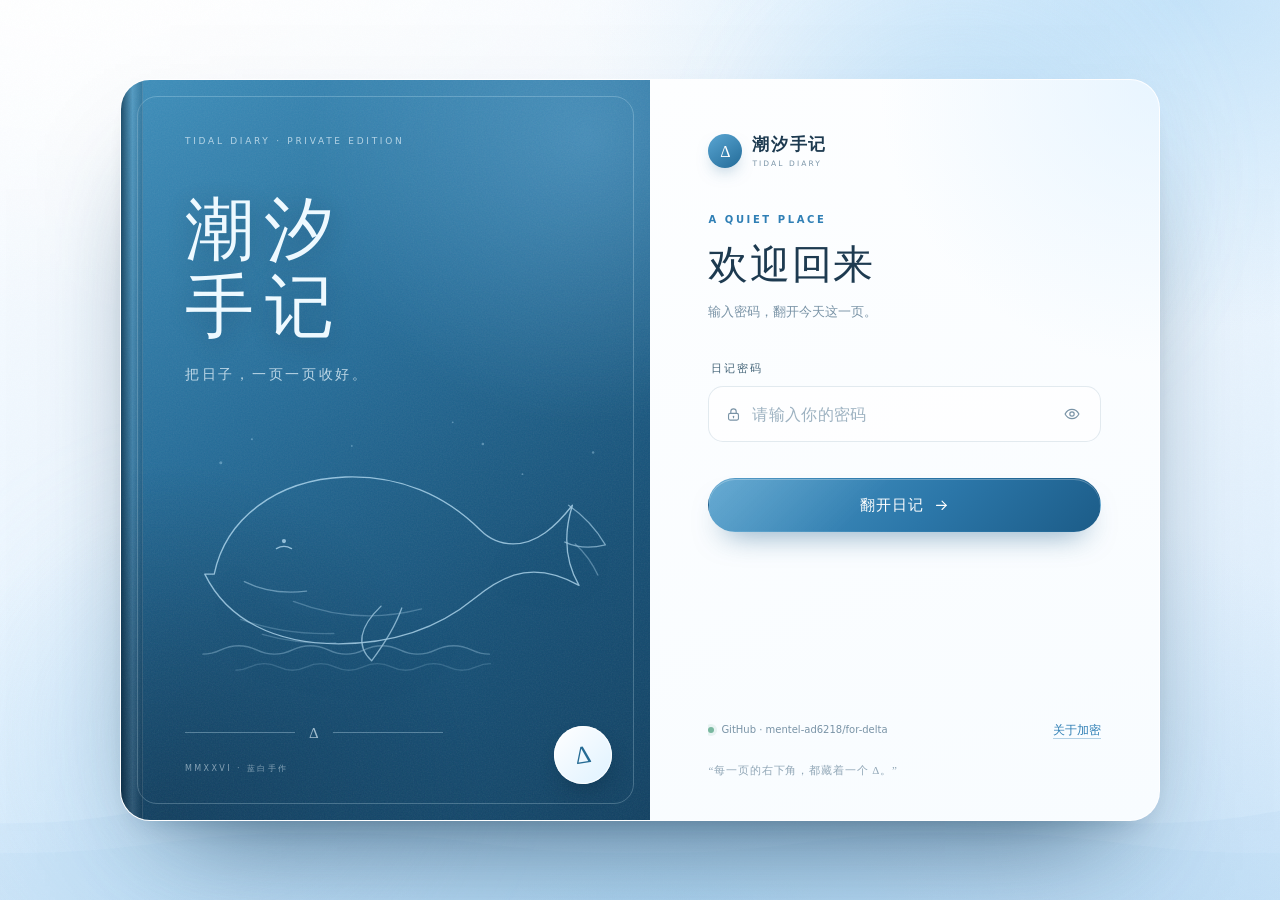
<file: index.html>
<!doctype html>
<html lang="zh-CN" data-theme="day">
  <head>
    <meta charset="utf-8" />
    <meta
      name="viewport"
      content="width=device-width, initial-scale=1, viewport-fit=cover, maximum-scale=5"
    />
    <meta name="color-scheme" content="light" />
    <meta name="theme-color" content="#eaf5ff" />
    <meta name="referrer" content="no-referrer" />
    <meta name="robots" content="noindex, nofollow, noarchive" />
    <meta name="mobile-web-app-capable" content="yes" />
    <meta name="apple-mobile-web-app-capable" content="yes" />
    <meta name="apple-mobile-web-app-status-bar-style" content="default" />
    <meta name="apple-mobile-web-app-title" content="潮汐手记" />
    <meta
      http-equiv="Content-Security-Policy"
      content="default-src 'self'; script-src 'self'; style-src 'self' 'unsafe-inline'; img-src 'self' data: blob:; connect-src 'self' https://api.github.com https://raw.githubusercontent.com; font-src 'self' data:; object-src 'none'; base-uri 'self'; form-action 'self'"
    />
    <title>潮汐手记 · Tidal Diary</title>
    <meta
      name="description"
      content="一本加密的私人日记。潮汐来去，把日子一页一页收好。"
    />
    <link rel="icon" href="./assets/favicon.svg" type="image/svg+xml" />
    <link rel="apple-touch-icon" href="./assets/icon-192.png" />
    <link rel="manifest" href="./manifest.webmanifest" />
    <link rel="stylesheet" href="./css/style.css?v=2.0.0" />
  </head>
  <body>
    <a class="skip-link" href="#shelfMain">跳到日记</a>

    <svg class="svg-sprite" aria-hidden="true" width="0" height="0">
      <defs>
        <symbol id="i-lock" viewBox="0 0 24 24">
          <rect x="5" y="10.5" width="14" height="9.5" rx="2.2" />
          <path d="M8.2 10.5V7.8a3.8 3.8 0 0 1 7.6 0v2.7" />
          <path d="M12 14.4v2.2" />
        </symbol>
        <symbol id="i-unlock" viewBox="0 0 24 24">
          <rect x="5" y="10.5" width="14" height="9.5" rx="2.2" />
          <path d="M8.2 10.5V7.8a3.8 3.8 0 0 1 7.3-1.4" />
          <path d="M12 14.4v2.2" />
        </symbol>
        <symbol id="i-eye" viewBox="0 0 24 24">
          <path d="M2.8 12S6 5.8 12 5.8 21.2 12 21.2 12 18 18.2 12 18.2 2.8 12 2.8 12Z" />
          <circle cx="12" cy="12" r="2.9" />
        </symbol>
        <symbol id="i-eye-off" viewBox="0 0 24 24">
          <path d="M4 4l16 16" />
          <path d="M9.8 6.2A9.7 9.7 0 0 1 12 5.8c6 0 9.2 6.2 9.2 6.2a16 16 0 0 1-3 3.7" />
          <path d="M6.2 7.6A16.8 16.8 0 0 0 2.8 12S6 18.2 12 18.2a9.4 9.4 0 0 0 4.1-.9" />
          <path d="M9.9 9.9a3 3 0 0 0 4.2 4.2" />
        </symbol>
        <symbol id="i-arrow-left" viewBox="0 0 24 24">
          <path d="M19 12H5" />
          <path d="m11 6-6 6 6 6" />
        </symbol>
        <symbol id="i-arrow-right" viewBox="0 0 24 24">
          <path d="M5 12h14" />
          <path d="m13 6 6 6-6 6" />
        </symbol>
        <symbol id="i-chevron-left" viewBox="0 0 24 24">
          <path d="m14.5 6-6 6 6 6" />
        </symbol>
        <symbol id="i-chevron-right" viewBox="0 0 24 24">
          <path d="m9.5 6 6 6-6 6" />
        </symbol>
        <symbol id="i-chevron-down" viewBox="0 0 24 24">
          <path d="m6 9.5 6 6 6-6" />
        </symbol>
        <symbol id="i-pen" viewBox="0 0 24 24">
          <path d="M12.5 5.5 18.5 11.5" />
          <path d="M4 20l1.2-5.2L16.8 3.2a1.8 1.8 0 0 1 2.5 0l1.5 1.5a1.8 1.8 0 0 1 0 2.5L9.2 18.8 4 20Z" />
          <path d="m5.2 14.8 4 4" />
        </symbol>
        <symbol id="i-search" viewBox="0 0 24 24">
          <circle cx="10.8" cy="10.8" r="6.3" />
          <path d="m15.4 15.4 4.6 4.6" />
        </symbol>
        <symbol id="i-settings" viewBox="0 0 24 24">
          <circle cx="12" cy="12" r="3" />
          <path d="M19.4 15a1.7 1.7 0 0 0 .3 1.9l.1.1-2.8 2.8-.1-.1a1.7 1.7 0 0 0-1.9-.3 1.7 1.7 0 0 0-1 1.5v.2h-4v-.2a1.7 1.7 0 0 0-1-1.5 1.7 1.7 0 0 0-1.9.3l-.1.1L4.2 17l.1-.1a1.7 1.7 0 0 0 .3-1.9 1.7 1.7 0 0 0-1.5-1H3v-4h.2a1.7 1.7 0 0 0 1.5-1 1.7 1.7 0 0 0-.3-1.9L4.2 7 7 4.2l.1.1a1.7 1.7 0 0 0 1.9.3 1.7 1.7 0 0 0 1-1.5V3h4v.2a1.7 1.7 0 0 0 1 1.5 1.7 1.7 0 0 0 1.9-.3l.1-.1L19.8 7l-.1.1a1.7 1.7 0 0 0-.3 1.9 1.7 1.7 0 0 0 1.5 1h.2v4h-.2a1.7 1.7 0 0 0-1.5 1Z" />
        </symbol>
        <symbol id="i-x" viewBox="0 0 24 24">
          <path d="M6 6l12 12M18 6 6 18" />
        </symbol>
        <symbol id="i-check" viewBox="0 0 24 24">
          <path d="m5 12.5 4.5 4.5L19 7.5" />
        </symbol>
        <symbol id="i-cloud" viewBox="0 0 24 24">
          <path d="M7.2 18.2a4.2 4.2 0 0 1-.4-8.4 5.5 5.5 0 0 1 10.6-1.1 3.7 3.7 0 0 1 .3 7.3" />
          <path d="M12 12v7" />
          <path d="m9.3 16.2 2.7-3 2.7 3" />
        </symbol>
        <symbol id="i-cloud-off" viewBox="0 0 24 24">
          <path d="M4 4l16 16" />
          <path d="M8.3 18.2a4.2 4.2 0 0 1-1.2-8.1 5.5 5.5 0 0 1 2.7-3.3" />
          <path d="M10.5 5.2a5.5 5.5 0 0 1 6.9 3.5 3.7 3.7 0 0 1 .3 7.3" />
        </symbol>
        <symbol id="i-refresh" viewBox="0 0 24 24">
          <path d="M20 11a8 8 0 1 0-2.1 5.4" />
          <path d="M20 5v6h-6" />
        </symbol>
        <symbol id="i-type" viewBox="0 0 24 24">
          <path d="M4 6.5V4.8h16v1.7" />
          <path d="M12 4.8V20" />
          <path d="M8.8 20h6.4" />
        </symbol>
        <symbol id="i-book" viewBox="0 0 24 24">
          <path d="M4 4.5h6a2.5 2.5 0 0 1 2.5 2.5v13A2.5 2.5 0 0 0 10 17.5H4Z" />
          <path d="M20 4.5h-6a2.5 2.5 0 0 0-2.5 2.5v13a2.5 2.5 0 0 1 2.5-2.5h6Z" />
        </symbol>
        <symbol id="i-book-open" viewBox="0 0 24 24">
          <path d="M3.5 5.5h5.2A3.3 3.3 0 0 1 12 8.8v11a3.3 3.3 0 0 0-3.3-3.3H3.5Z" />
          <path d="M20.5 5.5h-5.2A3.3 3.3 0 0 0 12 8.8v11a3.3 3.3 0 0 1 3.3-3.3h5.2Z" />
        </symbol>
        <symbol id="i-trash" viewBox="0 0 24 24">
          <path d="M4.5 7h15" />
          <path d="M9 7V4.8h6V7" />
          <path d="m6.5 7 .8 12.2h9.4L17.5 7" />
          <path d="M10 10.5v5.5M14 10.5v5.5" />
        </symbol>
        <symbol id="i-download" viewBox="0 0 24 24">
          <path d="M12 3.5v11" />
          <path d="m7.5 10.5 4.5 4.5 4.5-4.5" />
          <path d="M4.5 19.5h15" />
        </symbol>
        <symbol id="i-upload" viewBox="0 0 24 24">
          <path d="M12 20.5v-11" />
          <path d="m7.5 13.5 4.5-4.5 4.5 4.5" />
          <path d="M4.5 4.5h15" />
        </symbol>
        <symbol id="i-key" viewBox="0 0 24 24">
          <circle cx="8" cy="15.8" r="3.8" />
          <path d="m10.8 13 8.7-8.7" />
          <path d="m16 7.8 2.2 2.2M18.8 5l2.2 2.2" />
        </symbol>
        <symbol id="i-clock" viewBox="0 0 24 24">
          <circle cx="12" cy="12" r="8.5" />
          <path d="M12 7.5V12l3 1.8" />
        </symbol>
        <symbol id="i-more" viewBox="0 0 24 24">
          <circle cx="5.5" cy="12" r="1" fill="currentColor" stroke="none" />
          <circle cx="12" cy="12" r="1" fill="currentColor" stroke="none" />
          <circle cx="18.5" cy="12" r="1" fill="currentColor" stroke="none" />
        </symbol>
        <symbol id="i-menu" viewBox="0 0 24 24">
          <path d="M4 7h16M4 12h16M4 17h10" />
        </symbol>
        <symbol id="i-plus" viewBox="0 0 24 24">
          <path d="M12 5v14M5 12h14" />
        </symbol>
        <symbol id="i-sparkle" viewBox="0 0 24 24">
          <path d="M12 3.5c.7 5 2.8 7.1 7.8 7.8-5 .7-7.1 2.8-7.8 7.8-.7-5-2.8-7.1-7.8-7.8 5-.7 7.1-2.8 7.8-7.8Z" />
          <path d="M19 16.5c.3 1.8 1 2.5 2.8 2.8-1.8.3-2.5 1-2.8 2.8-.3-1.8-1-2.5-2.8-2.8 1.8-.3 2.5-1 2.8-2.8Z" />
        </symbol>
        <symbol id="i-sun" viewBox="0 0 24 24">
          <circle cx="12" cy="12" r="4" />
          <path d="M12 2.5v2M12 19.5v2M2.5 12h2M19.5 12h2M5.3 5.3l1.4 1.4M17.3 17.3l1.4 1.4M18.7 5.3l-1.4 1.4M6.7 17.3l-1.4 1.4" />
        </symbol>
        <symbol id="i-moon" viewBox="0 0 24 24">
          <path d="M20 14.5A8.2 8.2 0 0 1 9.5 4a8.3 8.3 0 1 0 10.5 10.5Z" />
        </symbol>
        <symbol id="i-coffee" viewBox="0 0 24 24">
          <path d="M4 8.5h12v5.7a4.3 4.3 0 0 1-4.3 4.3H8.3A4.3 4.3 0 0 1 4 14.2Z" />
          <path d="M16 10h1.8a2.2 2.2 0 0 1 0 4.4H16" />
          <path d="M7 3.5c0 1-1 1.3-1 2.3M11 3.5c0 1-1 1.3-1 2.3" />
          <path d="M3.5 21h13" />
        </symbol>
        <symbol id="i-info" viewBox="0 0 24 24">
          <circle cx="12" cy="12" r="8.5" />
          <path d="M12 10.8v5.4M12 7.7v.2" />
        </symbol>
        <symbol id="i-link" viewBox="0 0 24 24">
          <path d="M10 14a4.5 4.5 0 0 0 6.4 0l2.2-2.2a4.5 4.5 0 0 0-6.4-6.4L11 6.6" />
          <path d="M14 10a4.5 4.5 0 0 0-6.4 0l-2.2 2.2a4.5 4.5 0 0 0 6.4 6.4l1.2-1.2" />
        </symbol>
        <symbol id="i-feather" viewBox="0 0 24 24">
          <path d="M19.5 4.5c-3-3-8 .5-10 3.5-2.3 3.4-2.8 7.8-2 10.5 2.7.8 7.1.3 10.5-2 3-2 6.5-7 3.5-10Z" />
          <path d="M4 20c2-4 5-7 9-9.5" />
          <path d="M8.5 14.5h4M11 11.5h3.5" />
        </symbol>
        <symbol id="i-wave" viewBox="0 0 24 24">
          <path d="M2.5 14.5c2.2 0 2.2-2 4.4-2s2.2 2 4.4 2 2.2-2 4.4-2 2.2 2 4.4 2" />
          <path d="M2.5 18c2.2 0 2.2-2 4.4-2s2.2 2 4.4 2 2.2-2 4.4-2 2.2 2 4.4 2" />
        </symbol>
        <symbol id="i-image" viewBox="0 0 24 24">
          <rect x="3.2" y="4.5" width="17.6" height="15" rx="2.4" />
          <circle cx="8.6" cy="9.6" r="1.5" />
          <path d="m4.8 17.2 5-5 3.2 3 2.2-2.2 4.2 4.2" />
        </symbol>
        <symbol id="i-lock-now" viewBox="0 0 24 24">
          <rect x="5" y="10.5" width="14" height="9.5" rx="2.2" />
          <path d="M8.2 10.5V7.8a3.8 3.8 0 0 1 7.6 0v2.7" />
          <path d="m9.5 15 1.6 1.6 3.4-3.4" />
        </symbol>
        <symbol id="i-loader" viewBox="0 0 24 24">
          <path d="M12 3.5a8.5 8.5 0 1 1-6 2.5" />
        </symbol>

        <symbol id="art-whale" viewBox="0 0 520 320">
          <g fill="none" stroke="currentColor" stroke-width="1.4" stroke-linecap="round" stroke-linejoin="round">
            <path d="M66 190c12-58 65-100 139-103 57-2 106 19 143 56 9 9 21 15 35 15 25 0 45-18 63-41-10 32-8 59 7 85-23-13-46-18-69-11-15 5-29 14-42 25-39 32-87 48-144 48-67 0-118-25-142-74Z" opacity=".9" />
            <path d="M442 117c16 11 29 25 39 42-16 4-30 3-43-3" opacity=".7" />
            <path d="M449 158c10 9 18 20 24 33" opacity=".45" />
            <path d="M243 224c-23 22-27 42-10 58 15-20 26-39 32-56" opacity=".8" />
            <path d="M132 163c5-3 11-3 16 0" opacity=".9" />
            <circle cx="140" cy="155" r="2.2" fill="currentColor" stroke="none" opacity=".9" />
            <path d="M98 198c20 10 42 13 66 10" opacity=".55" />
            <path d="M150 219c44 17 90 20 136 8" opacity=".35" />
            <path d="M94 238c31 11 64 16 99 15M117 254c25 7 51 10 78 9" opacity=".3" />
            <path d="M54 275c19 0 19-9 38-9s19 9 38 9 19-9 38-9 19 9 38 9 19-9 38-9 19 9 38 9 19-9 38-9 19 9 38 9" opacity=".4" />
            <path d="M89 292c15 0 15-7 30-7s15 7 30 7 15-7 30-7 15 7 30 7 15-7 30-7 15 7 30 7 15-7 30-7 15 7 30 7 15-7 30-7" opacity=".22" />
          </g>
          <g fill="currentColor" opacity=".45">
            <circle cx="73" cy="72" r="1.6" />
            <circle cx="106" cy="47" r="1.1" />
            <circle cx="351" cy="52" r="1.4" />
            <circle cx="393" cy="84" r="1" />
            <circle cx="468" cy="61" r="1.3" />
            <circle cx="319" cy="29" r="1" />
            <circle cx="212" cy="54" r="1" />
          </g>
        </symbol>
      </defs>
    </svg>

    <div class="ambient" aria-hidden="true">
      <span class="ambient-orb orb-one"></span>
      <span class="ambient-orb orb-two"></span>
      <span class="ambient-orb orb-three"></span>
      <span class="ambient-grain"></span>
      <svg class="ambient-waves" viewBox="0 0 1440 320" preserveAspectRatio="none">
        <path d="M0 220c160 0 160-32 320-32s160 32 320 32 160-32 320-32 160 32 320 32 160-32 320-32v132H0Z" />
        <path d="M0 258c180 0 180-26 360-26s180 26 360 26 180-26 360-26 180 26 360 26 180-26 360-26v94H0Z" />
      </svg>
    </div>

    <div id="bootScreen" class="boot-screen">
      <div class="boot-mark">Δ</div>
      <p>正在听潮</p>
      <span class="boot-line"></span>
      <p id="bootError" class="boot-error" hidden></p>
    </div>

    <div id="appLoadError" class="app-load-error" hidden role="alert"></div>

    <section id="lockScreen" class="lock-screen" hidden aria-labelledby="lockTitle">
      <div class="lock-sky" aria-hidden="true">
        <span class="star star-a"></span>
        <span class="star star-b"></span>
        <span class="star star-c"></span>
      </div>

      <div class="book-lock">
        <div class="book-cover" aria-hidden="true">
          <div class="cover-spine"></div>
          <div class="cover-inner">
            <span class="cover-eyebrow">TIDAL DIARY · PRIVATE EDITION</span>
            <h1 class="cover-title">潮汐<br />手记</h1>
            <p class="cover-sub">把日子，一页一页收好。</p>
            <svg class="cover-whale" viewBox="0 0 520 320"><use href="#art-whale"></use></svg>
            <div class="cover-rule"><span></span><i>Δ</i><span></span></div>
            <p class="cover-foot">MMXXVI · 蓝白手作</p>
          </div>
          <span class="cover-seal">Δ</span>
        </div>

        <div class="lock-panel">
          <div class="lock-brand">
            <span class="brand-seal">Δ</span>
            <span class="brand-text">潮汐手记<small>TIDAL DIARY</small></span>
          </div>

          <div class="lock-heading">
            <p class="eyebrow" id="lockEyebrow">A QUIET PLACE</p>
            <h2 id="lockTitle">欢迎回来</h2>
            <p id="lockSubtitle">输入密码，翻开今天这一页。</p>
          </div>

          <form id="unlockForm" class="unlock-form" autocomplete="on">
            <label class="field-label" for="passwordInput">日记密码</label>
            <div class="password-field">
              <svg class="icon field-icon" aria-hidden="true"><use href="#i-lock"></use></svg>
              <input
                id="passwordInput"
                name="password"
                type="password"
                inputmode="text"
                autocomplete="current-password"
                placeholder="请输入你的密码"
                spellcheck="false"
                required
              />
              <button id="togglePassword" class="field-action" type="button" aria-label="显示密码">
                <svg class="icon" aria-hidden="true"><use href="#i-eye"></use></svg>
              </button>
            </div>
            <p id="lockHint" class="form-hint" role="status"></p>
            <button id="unlockButton" class="btn btn-primary btn-unlock" type="submit">
              <span>翻开日记</span>
              <svg class="icon" aria-hidden="true"><use href="#i-arrow-right"></use></svg>
            </button>
          </form>

          <div id="lockUnconfigured" class="lock-notice" hidden>
            <p>还没有为这本日记配置云端保险箱。</p>
            <a class="btn btn-primary" href="./setup.html">前往配置向导 <svg class="icon" aria-hidden="true"><use href="#i-arrow-right"></use></svg></a>
            <button id="demoButton" class="text-button" type="button">先看看演示</button>
          </div>

          <div class="lock-meta">
            <span id="lockConfigState" class="lock-config-state"><i class="dot"></i> 正在确认云端</span>
            <button id="lockHelpButton" class="text-button" type="button">关于加密</button>
          </div>

          <p class="lock-whisper">“每一页的右下角，都藏着一个 Δ。”</p>
        </div>
      </div>
    </section>

    <main id="appView" class="app" hidden>
      <header id="appHeader" class="app-header">
        <a class="brand" href="#/" data-nav="shelf" aria-label="回到书架">
          <span class="brand-seal brand-seal-small">Δ</span>
          <span class="brand-text" id="brandText">潮汐手记<small>PRIVATE JOURNAL</small></span>
        </a>
        <div class="header-actions">
          <button id="syncPill" class="sync-pill" type="button" title="查看同步状态">
            <i class="dot"></i><span id="syncLabel">已同步</span>
          </button>
          <button id="searchToggle" class="icon-btn" type="button" aria-label="搜索日记" aria-expanded="false">
            <svg class="icon" aria-hidden="true"><use href="#i-search"></use></svg>
          </button>
          <button id="settingsButton" class="icon-btn" type="button" aria-label="打开设置">
            <svg class="icon" aria-hidden="true"><use href="#i-settings"></use></svg>
          </button>
          <button id="lockButton" class="icon-btn" type="button" aria-label="立即上锁">
            <svg class="icon" aria-hidden="true"><use href="#i-lock-now"></use></svg>
          </button>
        </div>
      </header>

      <section id="shelfView" class="shelf-view view">
        <div class="shelf-shell">
          <aside class="shelf-aside">
            <div class="mini-book" aria-hidden="true">
              <span class="mini-book-eyebrow">TIDAL DIARY</span>
              <strong>潮汐<br />手记</strong>
              <svg class="mini-book-whale"><use href="#art-whale"></use></svg>
              <span class="mini-book-seal">Δ</span>
            </div>
            <blockquote class="shelf-quote">
              “海不会催你。<br />它只是一直在那里，<br />等你把今天放下来。”
            </blockquote>
            <div class="shelf-stats">
              <div><strong id="statEntries">0</strong><span>篇日记</span></div>
              <div><strong id="statStreak">0</strong><span>天连续</span></div>
              <div><strong id="statWords">0</strong><span>个字</span></div>
            </div>
            <p class="aside-foot">Δ · 每一页都有一点不同</p>
          </aside>

          <div class="shelf-main" id="shelfMain">
            <section class="hero">
              <div class="hero-copy">
                <p class="eyebrow" id="greetingLine">晚上好 · 2026</p>
                <h1 id="heroTitle">今天，也值得<br /><em>被好好记住。</em></h1>
                <p class="hero-sub" id="heroSub">把那些很小的事写下来。以后翻开时，它们会替你记得。</p>
              </div>
              <div class="hero-side">
                <div class="today-card">
                  <span class="today-label">TODAY</span>
                  <span class="today-day" id="todayDay">04</span>
                  <span class="today-date" id="todayDate">十一月 · 星期三</span>
                  <span class="today-line"></span>
                  <p id="todayHint">今天还没有落笔。</p>
                  <button id="todayEntryBtn" class="btn btn-primary btn-compact" type="button">
                    <svg class="icon" aria-hidden="true"><use href="#i-feather"></use></svg>
                    <span id="todayEntryLabel">写今天</span>
                  </button>
                </div>
                <div class="hero-actions">
                  <button id="newEntryBtn" class="btn btn-primary" type="button">
                    <svg class="icon" aria-hidden="true"><use href="#i-pen"></use></svg>
                    写一页
                  </button>
                  <button id="randomEntryBtn" class="btn btn-ghost" type="button">
                    <svg class="icon" aria-hidden="true"><use href="#i-sparkle"></use></svg>
                    随便翻翻
                  </button>
                </div>
              </div>
            </section>

            <div id="shelfNotice" class="shelf-notice" hidden>
              <svg class="icon" aria-hidden="true"><use href="#i-cloud-off"></use></svg>
              <div>
                <strong id="noticeTitle">当前为离线阅读</strong>
                <p id="noticeText">新写的内容会先安全地保存在本机。</p>
              </div>
              <button id="noticeRetry" class="btn btn-ghost btn-tiny" type="button">重试同步</button>
            </div>

            <div id="searchWrap" class="search-wrap" hidden>
              <svg class="icon" aria-hidden="true"><use href="#i-search"></use></svg>
              <input
                id="searchInput"
                type="search"
                aria-label="搜索日记"
                placeholder="找一个词、一场雨、一个晚上……"
                autocomplete="off"
                enterkeyhint="search"
              />
              <button id="searchClear" class="field-action" type="button" aria-label="清空搜索">
                <svg class="icon" aria-hidden="true"><use href="#i-x"></use></svg>
              </button>
            </div>

            <div class="timeline-head">
              <h2 id="timelineTitle">最近写的</h2>
              <span id="timelineCount">共 0 篇</span>
            </div>

            <div id="timeline" class="timeline"></div>

            <div id="emptyState" class="empty-state" hidden>
              <div class="empty-art" aria-hidden="true">
                <svg><use href="#i-feather"></use></svg>
                <span>Δ</span>
              </div>
              <h2 id="emptyTitle">书架还是空的</h2>
              <p id="emptyText">从今天开始吧。写下第一句话，海就会记住它。</p>
              <button id="emptyWriteBtn" class="btn btn-primary" type="button">
                <svg class="icon" aria-hidden="true"><use href="#i-pen"></use></svg>
                写第一页
              </button>
            </div>

            <footer class="shelf-foot">
              <span>潮汐手记 · 本地加密</span>
              <span class="foot-delta">Δ</span>
              <span>MMXXVI</span>
            </footer>
          </div>
        </div>

        <button id="composeFab" class="compose-fab" type="button" aria-label="写一页">
          <svg class="icon" aria-hidden="true"><use href="#i-feather"></use></svg>
          <span>写一页</span>
        </button>
      </section>

      <section id="readerView" class="reader-view view" hidden aria-label="阅读日记">
        <header id="readerTop" class="reader-top">
          <button id="readerBack" class="icon-btn reader-back" type="button" aria-label="回到书架">
            <svg class="icon" aria-hidden="true"><use href="#i-arrow-left"></use></svg>
          </button>
          <div class="reader-heading">
            <span id="readerKicker">第 1 篇</span>
            <strong id="readerTitle">无题</strong>
          </div>
          <div class="reader-actions">
            <button id="readerFontBtn" class="icon-btn" type="button" aria-label="调整阅读字号">
              <svg class="icon" aria-hidden="true"><use href="#i-type"></use></svg>
            </button>
            <button id="readerCatalogBtn" class="icon-btn" type="button" aria-label="打开目录">
              <svg class="icon" aria-hidden="true"><use href="#i-book-open"></use></svg>
            </button>
            <button id="readerMoreBtn" class="icon-btn" type="button" aria-label="更多操作">
              <svg class="icon" aria-hidden="true"><use href="#i-more"></use></svg>
            </button>
          </div>
        </header>

        <div id="readerStage" class="reader-stage">
          <div id="pageFrame" class="page-frame">
            <div id="pageTrack" class="page-track"></div>
            <span class="page-stack page-stack-one" aria-hidden="true"></span>
            <span class="page-stack page-stack-two" aria-hidden="true"></span>
          </div>
          <button id="prevPageBtn" class="page-arrow page-arrow-prev" type="button" aria-label="上一页">
            <svg class="icon" aria-hidden="true"><use href="#i-chevron-left"></use></svg>
          </button>
          <button id="nextPageBtn" class="page-arrow page-arrow-next" type="button" aria-label="下一页">
            <svg class="icon" aria-hidden="true"><use href="#i-chevron-right"></use></svg>
          </button>
        </div>

        <footer id="readerBottom" class="reader-bottom">
          <span id="readerProgressText">0%</span>
          <div class="progress-track"><span id="readerProgressBar"></span></div>
          <span id="readerCounter">1 / 1</span>
        </footer>

        <div id="fontPanel" class="reader-popover font-panel" hidden>
          <div class="popover-row">
            <span>字号</span>
            <div class="mini-stepper">
              <button id="readerFontMinus" type="button" aria-label="减小字号">A−</button>
              <output id="readerFontValue">18</output>
              <button id="readerFontPlus" type="button" aria-label="增大字号">A+</button>
            </div>
          </div>
          <div class="popover-row">
            <span>纸色</span>
            <div class="theme-dots" id="readerThemeDots">
              <button data-theme-choice="day" type="button" aria-label="晨光" title="晨光"></button>
              <button data-theme-choice="sepia" type="button" aria-label="暖纸" title="暖纸"></button>
              <button data-theme-choice="night" type="button" aria-label="夜航" title="夜航"></button>
              <button data-theme-choice="mint" type="button" aria-label="薄绿" title="薄绿"></button>
              <button data-theme-choice="violet" type="button" aria-label="黄紫" title="黄紫"></button>
            </div>
          </div>
        </div>

        <div id="readerMenuPanel" class="reader-popover menu-panel" hidden>
          <button id="readerEditBtn" type="button"><svg class="icon" aria-hidden="true"><use href="#i-pen"></use></svg> 编辑这一篇</button>
          <button id="readerCopyBtn" type="button"><svg class="icon" aria-hidden="true"><use href="#i-link"></use></svg> 复制本页链接</button>
          <button id="readerLockBtn" type="button"><svg class="icon" aria-hidden="true"><use href="#i-lock-now"></use></svg> 立即上锁</button>
        </div>

        <div id="readerCatalog" class="catalog-drawer" hidden>
          <div class="catalog-backdrop" data-close-catalog></div>
          <div class="catalog-panel" role="dialog" aria-modal="true" aria-labelledby="catalogTitle">
            <header>
              <div>
                <p class="eyebrow">CONTENTS</p>
                <h2 id="catalogTitle">全书目录</h2>
              </div>
              <button id="catalogClose" class="icon-btn" type="button" aria-label="关闭目录">
                <svg class="icon" aria-hidden="true"><use href="#i-x"></use></svg>
              </button>
            </header>
            <div id="catalogList" class="catalog-list"></div>
          </div>
        </div>
      </section>

      <section id="editorView" class="editor-view view" hidden aria-label="写日记">
        <header class="editor-top">
          <button id="editorBack" class="btn btn-ghost btn-tiny" type="button">
            <svg class="icon" aria-hidden="true"><use href="#i-arrow-left"></use></svg>
            <span class="editor-back-label">返回</span>
          </button>
          <label class="editor-date-wrap">
            <svg class="icon" aria-hidden="true"><use href="#i-clock"></use></svg>
            <input id="editorDate" type="date" aria-label="日记日期" />
          </label>
          <div class="editor-top-actions">
            <button id="editorDelete" class="icon-btn danger" type="button" aria-label="删除这一篇" hidden>
              <svg class="icon" aria-hidden="true"><use href="#i-trash"></use></svg>
            </button>
            <button id="editorSave" class="btn btn-primary btn-save" type="button">
              <span id="editorSaveLabel">收好这一页</span>
            </button>
          </div>
        </header>

        <div class="editor-scroll">
          <div class="editor-paper">
            <div class="editor-paper-head">
              <span>NO. <i id="editorNumber">01</i></span>
              <span id="editorSaveState">未保存</span>
            </div>

            <input
              id="editorTitle"
              class="editor-title"
              type="text"
              maxlength="80"
              placeholder="给今天起一个名字"
              autocomplete="off"
            />

            <div class="editor-meta-row">
              <span class="meta-label">心情</span>
              <div id="moodPicker" class="chip-row" role="group" aria-label="选择心情"></div>
              <span class="meta-label weather-label">天气</span>
              <div id="weatherPicker" class="chip-row weather-row" role="group" aria-label="选择天气"></div>
            </div>

            <div class="editor-rule" aria-hidden="true"><span></span><i>Δ</i><span></span></div>

            <textarea
              id="editorBody"
              class="editor-body"
              placeholder="今天发生了什么？&#10;&#10;可以试试：# 小标题、&gt; 引用、--- 分隔线"
              spellcheck="false"
            ></textarea>

            <section class="editor-drawing" aria-labelledby="drawingTitle">
              <div class="editor-drawing-head">
                <div>
                  <p class="eyebrow">SKETCH</p>
                  <h3 id="drawingTitle">这一页的涂鸦</h3>
                </div>
                <span id="drawingStatus" class="drawing-status">留白也可以 · 手指或鼠标都能画</span>
              </div>
              <div class="drawing-toolbar">
                <div id="drawingColors" class="drawing-colors" role="group" aria-label="画笔颜色"></div>
                <div class="drawing-actions">
                  <button id="drawingEraser" class="drawing-tool" type="button" aria-pressed="false">橡皮</button>
                  <button id="drawingUndo" class="drawing-tool" type="button">撤销</button>
                  <button id="drawingClear" class="drawing-tool" type="button">清空</button>
                </div>
              </div>
              <canvas id="drawingCanvas" width="1000" height="600" aria-label="涂鸦画板">
                这一页可以留下一幅简单的涂鸦。
              </canvas>
            </section>

            <div class="editor-paper-foot">
              <span id="editorCount">0 字</span>
              <span id="draftStatus" class="draft-status"></span>
              <span class="editor-delta" aria-hidden="true">Δ</span>
            </div>
          </div>
          <p class="editor-tip">Ctrl / ⌘ + S 收好这一页 · 离开时会自动保存加密草稿</p>
        </div>
      </section>

      <section id="adminView" class="admin-view" hidden>
        <header class="admin-header">
          <button id="adminBack" class="btn btn-ghost btn-tiny" type="button">
            <svg class="icon" aria-hidden="true"><use href="#i-arrow-left"></use></svg>
            返回设置
          </button>
          <div class="admin-title">
            <p class="eyebrow">ADMIN MODE</p>
            <h1>管理面板</h1>
          </div>
          <button id="adminExit" class="btn btn-ghost btn-tiny" type="button">
            关闭管理员模式
          </button>
        </header>

        <div class="admin-content">
          <section class="admin-card admin-overview" aria-label="概览">
            <div class="admin-stat">
              <span>日记</span>
              <strong id="adminEntryCount">0</strong>
            </div>
            <div class="admin-stat">
              <span>总阅读</span>
              <strong id="adminTotalViews">0</strong>
            </div>
            <div class="admin-stat">
              <span>本机阅读</span>
              <strong id="adminLocalViews">0</strong>
            </div>
            <div class="admin-stat">
              <span>总字数</span>
              <strong id="adminWordCount">0</strong>
            </div>
          </section>

          <section class="admin-card">
            <div class="admin-card-head">
              <div>
                <h2>日记管理</h2>
                <p class="admin-hint">
                  阅读次数会先记在本机，随下一次保存或“同步阅读统计”写入云端。
                </p>
              </div>
              <button id="adminStatsSync" class="btn btn-ghost btn-tiny" type="button">
                同步阅读统计
              </button>
            </div>
            <div id="adminList" class="admin-list"></div>
          </section>

          <p class="admin-warning">
            管理员模式只保护页面内的编辑、删除、阅读统计和改密码操作，不是服务器权限。
            上锁后会自动关闭。能解锁日记的人，仍然能看到日记内容。
          </p>
        </div>
      </section>
    </main>

    <div id="toastHost" class="toast-host" aria-live="polite" aria-atomic="false"></div>

    <dialog id="imageViewer" class="image-viewer" aria-label="查看配图">
      <button id="imageViewerClose" class="image-viewer-close" type="button" aria-label="关闭大图">
        <svg class="icon" aria-hidden="true"><use href="#i-x"></use></svg>
      </button>
      <figure class="image-viewer-figure">
        <img id="imageViewerImg" alt="" />
        <figcaption id="imageViewerCaption"></figcaption>
      </figure>
    </dialog>

    <dialog id="adminLoginDialog" class="modal modal-small">
      <div class="modal-head">
        <div>
          <p class="eyebrow">ADMIN MODE</p>
          <h2>开启管理员模式</h2>
        </div>
        <button class="icon-btn" type="button" data-close-dialog aria-label="关闭">
          <svg class="icon" aria-hidden="true"><use href="#i-x"></use></svg>
        </button>
      </div>
      <p class="modal-copy">
        开启后可以编辑已有日记、删除日记、查看阅读次数和修改日记密码。每次上锁都会自动关闭。
      </p>
      <form id="adminLoginForm" class="stack-form">
        <label>
          <span>管理员密码</span>
          <input
            id="adminPasswordInput"
            type="password"
            inputmode="numeric"
            autocomplete="off"
            placeholder="我的手机密码"
            required
          />
        </label>
        <p id="adminLoginError" class="form-error" role="alert" hidden></p>
        <div class="modal-actions">
          <button class="btn btn-ghost" type="button" data-close-dialog>取消</button>
          <button id="adminLoginSubmit" class="btn btn-primary" type="submit">开启管理员模式</button>
        </div>
      </form>
    </dialog>

    <dialog id="settingsDialog" class="modal settings-modal" tabindex="-1">
      <div class="modal-head">
        <div>
          <p class="eyebrow">PREFERENCES</p>
          <h2>设置</h2>
        </div>
        <button class="icon-btn" type="button" data-close-dialog aria-label="关闭设置">
          <svg class="icon" aria-hidden="true"><use href="#i-x"></use></svg>
        </button>
      </div>
      <div class="modal-body settings-body">
        <section class="settings-group">
          <h3>纸与字</h3>
          <div class="theme-cards" id="themeCards">
            <button class="theme-card" data-theme-choice="day" type="button">
              <span class="theme-preview preview-day"></span>
              <span>晨光</span>
            </button>
            <button class="theme-card" data-theme-choice="sepia" type="button">
              <span class="theme-preview preview-sepia"></span>
              <span>暖纸</span>
            </button>
            <button class="theme-card" data-theme-choice="night" type="button">
              <span class="theme-preview preview-night"></span>
              <span>夜航</span>
            </button>
            <button class="theme-card" data-theme-choice="mint" type="button">
              <span class="theme-preview preview-mint"></span>
              <span>薄绿</span>
            </button>
            <button class="theme-card" data-theme-choice="violet" type="button">
              <span class="theme-preview preview-violet"></span>
              <span>黄紫</span>
            </button>
          </div>
          <div class="setting-line">
            <div>
              <span class="setting-name">阅读字号</span>
              <span class="setting-desc">手机上的字，应该刚刚好。</span>
            </div>
            <div class="stepper">
              <button id="settingsFontMinus" type="button" aria-label="减小字号">−</button>
              <output id="settingsFontValue">18</output>
              <button id="settingsFontPlus" type="button" aria-label="增大字号">+</button>
            </div>
          </div>
        </section>

        <section class="settings-group">
          <h3>同步</h3>
          <div class="sync-card">
            <div class="sync-card-top">
              <span class="sync-icon"><svg class="icon" aria-hidden="true"><use href="#i-cloud"></use></svg></span>
              <div>
                <strong id="settingsSyncTitle">正在读取状态</strong>
                <p id="settingsSyncRepo">—</p>
              </div>
              <span id="settingsSyncBadge" class="mini-badge">—</span>
            </div>
            <div class="sync-meta">
              <span>上次同步</span>
              <span id="settingsLastSync">—</span>
            </div>
            <div class="sync-actions">
              <button id="syncNowButton" class="btn btn-ghost btn-tiny" type="button">
                <svg class="icon" aria-hidden="true"><use href="#i-refresh"></use></svg>
                立即同步
              </button>
              <a id="repoLink" class="btn btn-ghost btn-tiny" href="#" target="_blank" rel="noopener noreferrer">
                <svg class="icon" aria-hidden="true"><use href="#i-arrow-right"></use></svg>
                打开仓库
              </a>
            </div>
            <button id="updateTokenButton" class="sync-token-link" type="button">
              同步凭据过期了？更新 Token
            </button>
          </div>
        </section>

        <section class="settings-group">
          <h3>安静与安全</h3>
          <div class="setting-line">
            <div>
              <span class="setting-name">自动上锁</span>
              <span class="setting-desc">离开一段时间后，需要重新输入密码。</span>
            </div>
            <select id="autoLockSelect" class="select">
              <option value="5">5 分钟</option>
              <option value="15">15 分钟</option>
              <option value="30">30 分钟</option>
              <option value="60">1 小时</option>
              <option value="0">永不</option>
            </select>
          </div>
          <div class="settings-button-row">
            <button id="changePasswordButton" class="btn btn-ghost btn-tiny" type="button">
              <svg class="icon" aria-hidden="true"><use href="#i-key"></use></svg>
              更改密码
            </button>
            <button id="settingsLockButton" class="btn btn-ghost btn-tiny" type="button">
              <svg class="icon" aria-hidden="true"><use href="#i-lock-now"></use></svg>
              立即上锁
            </button>
          </div>
        </section>

        <section class="settings-group">
          <h3>管理员模式</h3>
          <div class="setting-line">
            <div>
              <span class="setting-name" id="adminModeName">管理员模式 · 已关闭</span>
              <span class="setting-desc">
                开启后才能编辑已有日记、删除、查看阅读次数、修改日记密码。上锁后自动关闭。
              </span>
            </div>
            <button id="adminModeToggle" class="btn btn-ghost btn-tiny" type="button">
              开启
            </button>
          </div>
          <button id="adminPanelButton" class="data-button" type="button">
            <svg class="icon" aria-hidden="true"><use href="#i-key"></use></svg>
            <span><strong>管理面板</strong><small>阅读次数 · 编辑 · 删除</small></span>
          </button>
        </section>

        <section class="settings-group">
          <h3>把日记带走</h3>
          <div class="settings-button-grid">
            <button id="exportEncryptedButton" class="data-button" type="button">
              <svg class="icon" aria-hidden="true"><use href="#i-download"></use></svg>
              <span><strong>加密备份</strong><small>只能由这把密码打开</small></span>
            </button>
            <button id="exportMarkdownButton" class="data-button" type="button">
              <svg class="icon" aria-hidden="true"><use href="#i-book"></use></svg>
              <span><strong>Markdown</strong><small>明文，适合打印或迁移</small></span>
            </button>
            <button id="importButton" class="data-button" type="button">
              <svg class="icon" aria-hidden="true"><use href="#i-upload"></use></svg>
              <span><strong>导入备份</strong><small>合并加密备份或明文 JSON</small></span>
            </button>
          </div>
          <input id="importFileInput" type="file" accept=".json,application/json" hidden />
        </section>

        <section class="settings-group about-group">
          <h3>关于这本日记</h3>
          <p>
            所有正文都会先在浏览器里用 AES-GCM 加密，再上传到你的 GitHub 仓库。密码不会离开这台设备，
            也不会被发送给任何人。<span class="about-em">忘记密码，日记就无法找回。</span>
          </p>
          <p class="settings-version">
            <span id="appVersion">潮汐手记 · 正在读取脚本版本…</span>
            <a href="./setup.html">重新配置同步</a>
          </p>
        </section>
      </div>
    </dialog>

    <dialog id="confirmDialog" class="modal modal-small">
      <div class="modal-head">
        <div>
          <p class="eyebrow" id="confirmEyebrow">PLEASE CONFIRM</p>
          <h2 id="confirmTitle">确认</h2>
        </div>
      </div>
      <p id="confirmMessage" class="confirm-message"></p>
      <div class="modal-actions">
        <button id="confirmCancel" class="btn btn-ghost" type="button">取消</button>
        <button id="confirmOk" class="btn btn-primary" type="button">确定</button>
      </div>
    </dialog>

    <dialog id="passwordDialog" class="modal modal-small">
      <div class="modal-head">
        <div>
          <p class="eyebrow">NEW KEY</p>
          <h2>更改密码</h2>
        </div>
        <button class="icon-btn" type="button" data-close-dialog aria-label="关闭">
          <svg class="icon" aria-hidden="true"><use href="#i-x"></use></svg>
        </button>
      </div>
      <p class="modal-copy">日记正文不会重新加密，只会换一把新的钥匙。请确保你还记得住它。</p>
      <form id="changePasswordForm" class="stack-form">
        <label>
          <span>新密码</span>
          <input id="newPassword" type="password" autocomplete="new-password" minlength="10" required />
        </label>
        <label>
          <span>再输入一次</span>
          <input id="newPasswordConfirm" type="password" autocomplete="new-password" minlength="10" required />
        </label>
        <div class="strength-line">
          <span class="strength-track"><i id="newPasswordStrength"></i></span>
          <span id="newPasswordLabel">建议至少 12 位</span>
        </div>
        <p id="changePasswordError" class="form-error" role="alert" hidden></p>
        <div class="modal-actions">
          <button class="btn btn-ghost" type="button" data-close-dialog>取消</button>
          <button id="changePasswordSubmit" class="btn btn-primary" type="submit">换一把钥匙</button>
        </div>
      </form>
    </dialog>

    <dialog id="tokenDialog" class="modal modal-small">
      <div class="modal-head">
        <div>
          <p class="eyebrow">REFRESH THE KEY</p>
          <h2>更新 GitHub Token</h2>
        </div>
        <button class="icon-btn" type="button" data-close-dialog aria-label="关闭">
          <svg class="icon" aria-hidden="true"><use href="#i-x"></use></svg>
        </button>
      </div>
      <p class="modal-copy">
        日记不会被重新加密。新 Token 仍然只需要这个仓库的
        <strong>Contents 读写权限</strong>。它会用当前主密钥重新加密后写入 config.json。
      </p>
      <form id="tokenForm" class="stack-form">
        <label>
          <span>新的 Token</span>
          <input
            id="newToken"
            type="password"
            autocomplete="off"
            spellcheck="false"
            placeholder="github_pat_... 或 ghp_..."
            required
          />
        </label>
        <p class="token-dialog-hint">
          可以到 <a href="https://github.com/settings/tokens" target="_blank" rel="noopener noreferrer">GitHub Token 设置</a>
          重新生成。旧 Token 可以在这之后删除。
        </p>
        <p id="tokenError" class="form-error" role="alert" hidden></p>
        <div class="modal-actions">
          <button class="btn btn-ghost" type="button" data-close-dialog>取消</button>
          <button id="tokenSubmit" class="btn btn-primary" type="submit">验证并更新</button>
        </div>
      </form>
    </dialog>

    <dialog id="importPasswordDialog" class="modal modal-small">
      <div class="modal-head">
        <div>
          <p class="eyebrow">LOCKED BACKUP</p>
          <h2>打开加密备份</h2>
        </div>
        <button class="icon-btn" type="button" data-close-dialog aria-label="关闭">
          <svg class="icon" aria-hidden="true"><use href="#i-x"></use></svg>
        </button>
      </div>
      <p class="modal-copy">
        <strong id="importBackupName">备份文件</strong> 由另一把密码保护。输入那份备份的密码，才能把它合并进来。
      </p>
      <form id="importPasswordForm" class="stack-form">
        <label>
          <span>备份密码</span>
          <input id="importPassword" type="password" autocomplete="current-password" required />
        </label>
        <p id="importPasswordError" class="form-error" role="alert" hidden></p>
        <div class="modal-actions">
          <button class="btn btn-ghost" type="button" data-close-dialog>取消</button>
          <button id="importPasswordSubmit" class="btn btn-primary" type="submit">打开并合并</button>
        </div>
      </form>
    </dialog>

    <dialog id="infoDialog" class="modal modal-small">
      <div class="modal-head">
        <div>
          <p class="eyebrow">HOW IT WORKS</p>
          <h2>关于加密</h2>
        </div>
        <button class="icon-btn" type="button" data-close-dialog aria-label="关闭">
          <svg class="icon" aria-hidden="true"><use href="#i-x"></use></svg>
        </button>
      </div>
      <div class="info-body">
        <p>你的密码用 PBKDF2-SHA256 派生出一把钥匙，再用它打开一把随机生成的主密钥。所有日记正文都由主密钥以 AES-256-GCM 加密。</p>
        <p>加密后的内容会写进你自己的 GitHub 仓库，所以就算仓库是公开的，别人也只能看到一串密文。</p>
        <p>密码只存在于当前页面的内存中。关掉页面或自动上锁后，它就会被清空。</p>
        <p class="info-warn">但请记得：如果忘记密码，没有任何办法恢复日记。这是加密的代价，也是它的承诺。</p>
      </div>
      <div class="modal-actions">
        <button class="btn btn-primary" type="button" data-close-dialog>我记住了</button>
      </div>
    </dialog>

    <noscript>
      <div class="noscript">潮汐手记需要 JavaScript 才能解密和阅读。请启用 JavaScript 后再打开。</div>
    </noscript>

    <script src="./js/boot-guard.js?v=2.0.0"></script>
    <script type="module" src="./js/app.js?v=2.0.0"></script>
  </body>
</html>
</file>
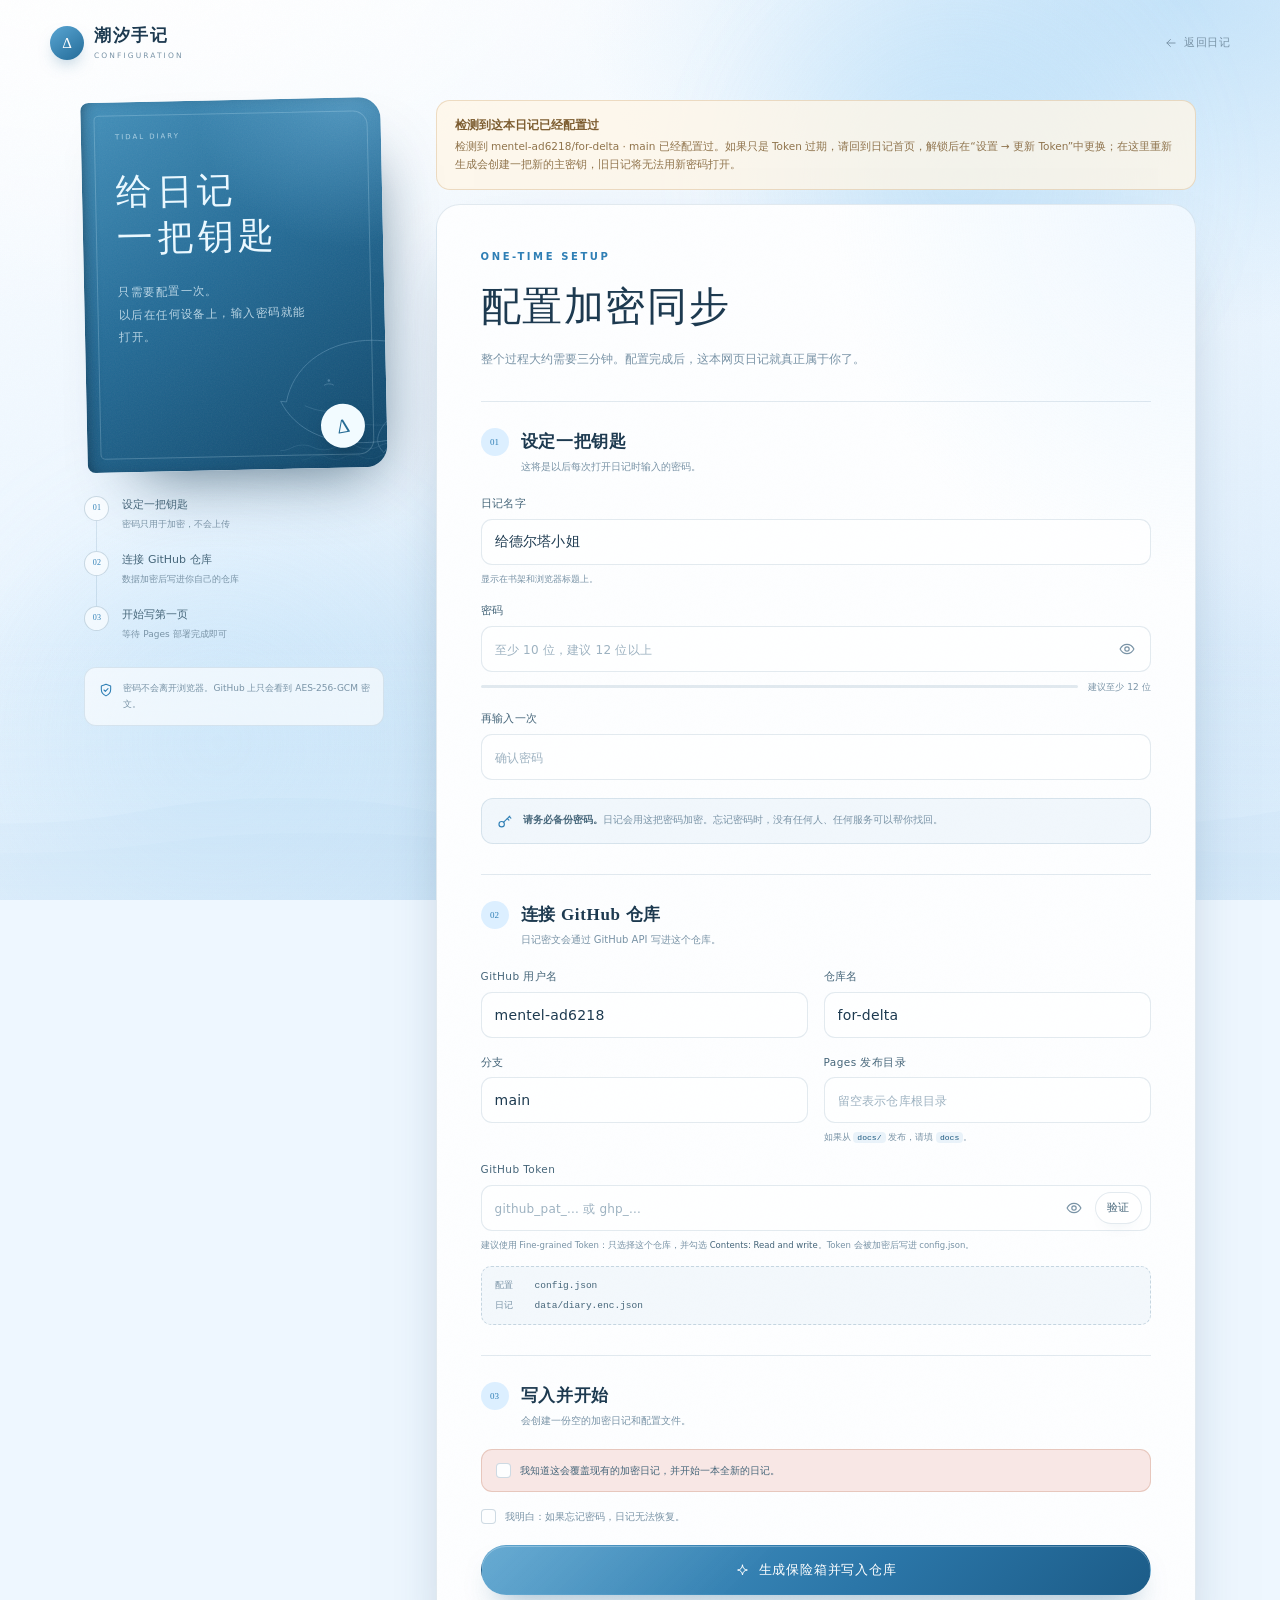
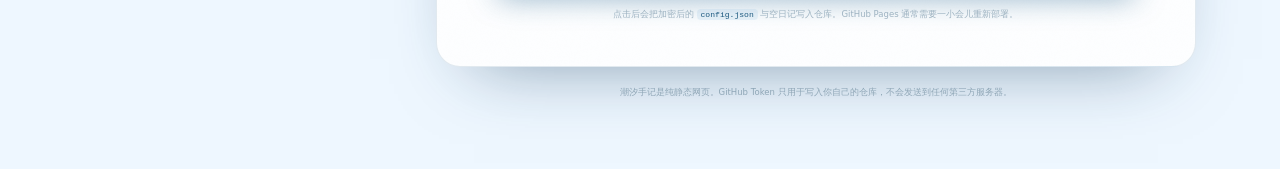
<file: setup.html>
<!doctype html>
<html lang="zh-CN" data-theme="day">
  <head>
    <meta charset="utf-8" />
    <meta
      name="viewport"
      content="width=device-width, initial-scale=1, viewport-fit=cover, maximum-scale=5"
    />
    <meta name="color-scheme" content="light" />
    <meta name="theme-color" content="#eaf5ff" />
    <meta name="referrer" content="no-referrer" />
    <meta name="robots" content="noindex, nofollow, noarchive" />
    <meta
      http-equiv="Content-Security-Policy"
      content="default-src 'self'; script-src 'self'; style-src 'self' 'unsafe-inline'; img-src 'self' data: blob:; connect-src 'self' https://api.github.com https://raw.githubusercontent.com; font-src 'self' data:; object-src 'none'; base-uri 'self'; form-action 'self'"
    />
    <title>配置同步 · 潮汐手记</title>
    <meta name="description" content="为潮汐手记配置 GitHub 加密同步。" />
    <link rel="icon" href="./assets/favicon.svg" type="image/svg+xml" />
    <link rel="stylesheet" href="./css/style.css?v=2.0.0" />
    <link rel="stylesheet" href="./css/setup.css?v=2.0.0" />
  </head>
  <body class="setup-page">
    <svg class="svg-sprite" aria-hidden="true" width="0" height="0">
      <defs>
        <symbol id="i-arrow-left" viewBox="0 0 24 24">
          <path d="M19 12H5" />
          <path d="m11 6-6 6 6 6" />
        </symbol>
        <symbol id="i-arrow-right" viewBox="0 0 24 24">
          <path d="M5 12h14" />
          <path d="m13 6 6 6-6 6" />
        </symbol>
        <symbol id="i-eye" viewBox="0 0 24 24">
          <path d="M2.8 12S6 5.8 12 5.8 21.2 12 21.2 12 18 18.2 12 18.2 2.8 12 2.8 12Z" />
          <circle cx="12" cy="12" r="2.9" />
        </symbol>
        <symbol id="i-eye-off" viewBox="0 0 24 24">
          <path d="M4 4l16 16" />
          <path d="M9.8 6.2A9.7 9.7 0 0 1 12 5.8c6 0 9.2 6.2 9.2 6.2a16 16 0 0 1-3 3.7" />
          <path d="M6.2 7.6A16.8 16.8 0 0 0 2.8 12S6 18.2 12 18.2a9.4 9.4 0 0 0 4.1-.9" />
          <path d="M9.9 9.9a3 3 0 0 0 4.2 4.2" />
        </symbol>
        <symbol id="i-check" viewBox="0 0 24 24">
          <path d="m5 12.5 4.5 4.5L19 7.5" />
        </symbol>
        <symbol id="i-key" viewBox="0 0 24 24">
          <circle cx="8" cy="15.8" r="3.8" />
          <path d="m10.8 13 8.7-8.7" />
          <path d="m16 7.8 2.2 2.2M18.8 5l2.2 2.2" />
        </symbol>
        <symbol id="i-shield" viewBox="0 0 24 24">
          <path d="M12 3.2 19 6v5.2c0 4.4-2.8 7.6-7 9.6-4.2-2-7-5.2-7-9.6V6Z" />
          <path d="m9 12 2 2 4-4" />
        </symbol>
        <symbol id="i-download" viewBox="0 0 24 24">
          <path d="M12 3.5v11" />
          <path d="m7.5 10.5 4.5 4.5 4.5-4.5" />
          <path d="M4.5 19.5h15" />
        </symbol>
        <symbol id="i-external" viewBox="0 0 24 24">
          <path d="M14 4.5h5.5V10" />
          <path d="M19.5 4.5 11 13" />
          <path d="M18 13.5v5a1.5 1.5 0 0 1-1.5 1.5h-11A1.5 1.5 0 0 1 4 18.5v-11A1.5 1.5 0 0 1 5.5 6h5" />
        </symbol>
        <symbol id="i-sparkle" viewBox="0 0 24 24">
          <path d="M12 3.5c.7 5 2.8 7.1 7.8 7.8-5 .7-7.1 2.8-7.8 7.8-.7-5-2.8-7.1-7.8-7.8 5-.7 7.1-2.8 7.8-7.8Z" />
        </symbol>
        <symbol id="art-whale" viewBox="0 0 520 320">
          <g fill="none" stroke="currentColor" stroke-width="1.4" stroke-linecap="round" stroke-linejoin="round">
            <path d="M66 190c12-58 65-100 139-103 57-2 106 19 143 56 9 9 21 15 35 15 25 0 45-18 63-41-10 32-8 59 7 85-23-13-46-18-69-11-15 5-29 14-42 25-39 32-87 48-144 48-67 0-118-25-142-74Z" opacity=".9" />
            <path d="M442 117c16 11 29 25 39 42-16 4-30 3-43-3" opacity=".7" />
            <path d="M243 224c-23 22-27 42-10 58 15-20 26-39 32-56" opacity=".8" />
            <path d="M132 163c5-3 11-3 16 0" opacity=".9" />
            <circle cx="140" cy="155" r="2.2" fill="currentColor" stroke="none" opacity=".9" />
            <path d="M98 198c20 10 42 13 66 10" opacity=".55" />
            <path d="M150 219c44 17 90 20 136 8" opacity=".35" />
            <path d="M54 275c19 0 19-9 38-9s19 9 38 9 19-9 38-9 19 9 38 9 19-9 38-9 19 9 38 9 19-9 38-9 19 9 38 9" opacity=".4" />
            <path d="M89 292c15 0 15-7 30-7s15 7 30 7 15-7 30-7 15 7 30 7 15-7 30-7 15 7 30 7 15-7 30-7 15 7 30 7 15-7 30-7" opacity=".22" />
          </g>
        </symbol>
      </defs>
    </svg>

    <div class="ambient" aria-hidden="true">
      <span class="ambient-orb orb-one"></span>
      <span class="ambient-orb orb-two"></span>
      <span class="ambient-orb orb-three"></span>
      <span class="ambient-grain"></span>
      <svg class="ambient-waves" viewBox="0 0 1440 320" preserveAspectRatio="none">
        <path d="M0 220c160 0 160-32 320-32s160 32 320 32 160-32 320-32 160 32 320 32 160-32 320-32v132H0Z" />
        <path d="M0 258c180 0 180-26 360-26s180 26 360 26 180-26 360-26 180 26 360 26 180-26 360-26v94H0Z" />
      </svg>
    </div>

    <header class="setup-header">
      <a class="brand" href="./">
        <span class="brand-seal brand-seal-small">Δ</span>
        <span class="brand-text">潮汐手记<small>CONFIGURATION</small></span>
      </a>
      <a class="setup-back" href="./">
        <svg class="icon" aria-hidden="true"><use href="#i-arrow-left"></use></svg>
        返回日记
      </a>
    </header>

    <main class="setup-shell">
      <aside class="setup-aside">
        <div class="setup-cover">
          <span class="setup-cover-eyebrow">TIDAL DIARY</span>
          <strong>给日记<br />一把钥匙</strong>
          <p>只需要配置一次。<br />以后在任何设备上，输入密码就能打开。</p>
          <span class="setup-cover-seal">Δ</span>
          <svg class="setup-cover-whale" viewBox="0 0 520 320" aria-hidden="true">
            <use href="#art-whale"></use>
          </svg>
        </div>

        <ol class="setup-steps">
          <li><span>01</span><div><strong>设定一把钥匙</strong><small>密码只用于加密，不会上传</small></div></li>
          <li><span>02</span><div><strong>连接 GitHub 仓库</strong><small>数据加密后写进你自己的仓库</small></div></li>
          <li><span>03</span><div><strong>开始写第一页</strong><small>等待 Pages 部署完成即可</small></div></li>
        </ol>

        <div class="setup-aside-note">
          <svg class="icon" aria-hidden="true"><use href="#i-shield"></use></svg>
          <p>密码不会离开浏览器。GitHub 上只会看到 AES-256-GCM 密文。</p>
        </div>
      </aside>

      <section class="setup-main">
        <div id="existingBanner" class="setup-banner" hidden>
          <strong>检测到这本日记已经配置过</strong>
          <p id="existingText">重新生成会创建一把全新的主密钥，旧日记将无法用新密码打开。</p>
        </div>

        <div id="setupPanel" class="setup-paper">
          <header class="setup-title">
            <p class="eyebrow">ONE-TIME SETUP</p>
            <h1>配置加密同步</h1>
            <p>整个过程大约需要三分钟。配置完成后，这本网页日记就真正属于你了。</p>
          </header>

          <form id="setupForm" class="setup-form" autocomplete="off" novalidate>
            <section class="setup-section">
              <div class="section-head">
                <span class="step-badge">01</span>
                <div>
                  <h2>设定一把钥匙</h2>
                  <p>这将是以后每次打开日记时输入的密码。</p>
                </div>
              </div>

              <div class="setup-fields">
                <label class="setup-field">
                  <span>日记名字</span>
                  <input id="siteTitle" type="text" maxlength="24" value="潮汐手记" placeholder="潮汐手记" />
                  <small>显示在书架和浏览器标题上。</small>
                </label>

                <label class="setup-field">
                  <span>密码</span>
                  <div class="setup-input-wrap">
                    <input
                      id="password"
                      type="password"
                      autocomplete="new-password"
                      placeholder="至少 10 位，建议 12 位以上"
                      minlength="10"
                    />
                    <button id="togglePassword" class="field-action" type="button" aria-label="显示密码">
                      <svg class="icon" aria-hidden="true"><use href="#i-eye"></use></svg>
                    </button>
                  </div>
                  <div class="strength-line setup-strength">
                    <span class="strength-track"><i id="strengthBar"></i></span>
                    <span id="strengthLabel">建议至少 12 位</span>
                  </div>
                </label>

                <label class="setup-field">
                  <span>再输入一次</span>
                  <input
                    id="passwordConfirm"
                    type="password"
                    autocomplete="new-password"
                    placeholder="确认密码"
                    minlength="10"
                  />
                </label>
              </div>

              <div class="setup-callout">
                <svg class="icon" aria-hidden="true"><use href="#i-key"></use></svg>
                <p><strong>请务必备份密码。</strong>日记会用这把密码加密。忘记密码时，没有任何人、任何服务可以帮你找回。</p>
              </div>
            </section>

            <section class="setup-section">
              <div class="section-head">
                <span class="step-badge">02</span>
                <div>
                  <h2>连接 GitHub 仓库</h2>
                  <p>日记密文会通过 GitHub API 写进这个仓库。</p>
                </div>
              </div>

              <div class="setup-fields two-col">
                <label class="setup-field">
                  <span>GitHub 用户名</span>
                  <input id="owner" type="text" placeholder="your-name" spellcheck="false" />
                </label>
                <label class="setup-field">
                  <span>仓库名</span>
                  <input id="repo" type="text" placeholder="my-diary" spellcheck="false" />
                </label>
                <label class="setup-field">
                  <span>分支</span>
                  <input id="branch" type="text" value="main" spellcheck="false" />
                </label>
                <label class="setup-field">
                  <span>Pages 发布目录</span>
                  <input id="siteDir" type="text" placeholder="留空表示仓库根目录" spellcheck="false" />
                  <small>如果从 <code>docs/</code> 发布，请填 <code>docs</code>。</small>
                </label>
              </div>

              <label class="setup-field token-field">
                <span>GitHub Token</span>
                <div class="setup-input-wrap token-wrap">
                  <input
                    id="token"
                    type="password"
                    placeholder="github_pat_... 或 ghp_..."
                    spellcheck="false"
                    autocomplete="off"
                  />
                  <button id="toggleToken" class="field-action" type="button" aria-label="显示 Token">
                    <svg class="icon" aria-hidden="true"><use href="#i-eye"></use></svg>
                  </button>
                  <button id="verifyButton" class="btn btn-ghost btn-tiny" type="button">验证</button>
                </div>
                <small class="token-help">
                  建议使用 Fine-grained Token：只选择这个仓库，并勾选
                  <strong>Contents: Read and write</strong>。Token 会被加密后写进 config.json。
                </small>
              </label>

              <div id="verifyStatus" class="verify-status" hidden>
                <svg class="icon" aria-hidden="true"><use href="#i-check"></use></svg>
                <span></span>
              </div>

              <div class="path-preview">
                <div><span>配置</span><code id="configPathPreview">config.json</code></div>
                <div><span>日记</span><code id="dataPathPreview">data/diary.enc.json</code></div>
              </div>
            </section>

            <section class="setup-section">
              <div class="section-head">
                <span class="step-badge">03</span>
                <div>
                  <h2>写入并开始</h2>
                  <p>会创建一份空的加密日记和配置文件。</p>
                </div>
              </div>

              <div id="overwriteWrap" class="setup-warning" hidden>
                <label class="check-line">
                  <input id="overwriteCheck" type="checkbox" />
                  <span>我知道这会覆盖现有的加密日记，并开始一本全新的日记。</span>
                </label>
              </div>

              <label class="check-line ack-line">
                <input id="ack" type="checkbox" />
                <span>我明白：如果忘记密码，日记无法恢复。</span>
              </label>

              <p id="formError" class="setup-error" role="alert" hidden></p>

              <button id="submitButton" class="btn btn-primary setup-submit" type="submit">
                <svg class="icon" aria-hidden="true"><use href="#i-sparkle"></use></svg>
                生成保险箱并写入仓库
              </button>

              <p class="setup-footnote">
                点击后会把加密后的 <code>config.json</code> 与空日记写入仓库。GitHub Pages
                通常需要一小会儿重新部署。
              </p>

              <div id="manualFallback" class="setup-fallback" hidden>
                <strong>也可以手动放入仓库</strong>
                <p>下载这两个文件，按对应路径上传到仓库即可。配置文件必须最后上传。</p>
                <div>
                  <button id="manualDataDownload" class="btn btn-ghost btn-tiny" type="button">
                    <svg class="icon" aria-hidden="true"><use href="#i-download"></use></svg>
                    下载空日记
                  </button>
                  <button id="manualConfigDownload" class="btn btn-ghost btn-tiny" type="button">
                    <svg class="icon" aria-hidden="true"><use href="#i-download"></use></svg>
                    下载 config.json
                  </button>
                </div>
              </div>
            </section>
          </form>
        </div>

        <div id="successPanel" class="setup-paper success-panel" hidden>
          <div class="success-mark">
            <svg class="icon" aria-hidden="true"><use href="#i-check"></use></svg>
            <span>Δ</span>
          </div>
          <p class="eyebrow">ALL SET</p>
          <h1>钥匙已经放好了</h1>
          <p class="success-copy">
            配置文件和加密日记已经写入 <strong id="successRepo">你的仓库</strong>。等 GitHub Pages
            完成部署后，回到首页，输入刚才的密码，就可以翻开第一页。
          </p>

          <div class="success-actions">
            <a id="successSiteLink" class="btn btn-primary" href="./">
              去打开日记
              <svg class="icon" aria-hidden="true"><use href="#i-arrow-right"></use></svg>
            </a>
            <a
              id="successConfigLink"
              class="btn btn-ghost"
              href="#"
              target="_blank"
              rel="noopener noreferrer"
            >
              查看 config.json
              <svg class="icon" aria-hidden="true"><use href="#i-external"></use></svg>
            </a>
          </div>

          <div class="success-downloads">
            <p>建议把配置文件另存一份。它不包含明文密码，但仍应妥善保管。</p>
            <div>
              <button id="downloadConfigButton" class="btn btn-ghost btn-tiny" type="button">
                <svg class="icon" aria-hidden="true"><use href="#i-download"></use></svg>
                下载 config.json
              </button>
              <button id="downloadDataButton" class="btn btn-ghost btn-tiny" type="button">
                <svg class="icon" aria-hidden="true"><use href="#i-download"></use></svg>
                下载空日记
              </button>
            </div>
          </div>

          <div class="success-note">
            <strong>接下来</strong>
            <p>如果首页还显示“尚未配置”，请等待 1–2 分钟，然后刷新页面。GitHub Pages 的更新不是即时的。</p>
          </div>

          <button id="againButton" class="text-button" type="button">重新配置</button>
        </div>

        <p class="setup-legal">
          潮汐手记是纯静态网页。GitHub Token 只用于写入你自己的仓库，不会发送到任何第三方服务器。
        </p>
      </section>
    </main>

    <noscript>
      <div class="noscript">配置向导需要 JavaScript 才能在浏览器里生成密钥与写入 GitHub。</div>
    </noscript>

    <script type="module" src="./js/setup.js?v=2.0.0"></script>
  </body>
</html>
</file>
<file: css/style.css>
/* ============================================================
   潮汐手记 · Tidal Diary
   蓝白渐变的私人日记 · 手机阅读优先
   ============================================================ */

/* ---------- 设计变量 ---------- */

:root {
  --font-serif: "Songti SC", "Noto Serif CJK SC", "Source Han Serif SC", "STSong",
    "SimSun", "Iowan Old Style", "Palatino Linotype", Georgia, serif;
  --font-sans: "PingFang SC", "Hiragino Sans GB", "Microsoft YaHei", "Noto Sans CJK SC",
    system-ui, -apple-system, "Segoe UI", sans-serif;
  --font-display: "Iowan Old Style", "Palatino Linotype", "Baskerville", Georgia,
    "Songti SC", serif;

  --bg-0: #fbfdff;
  --bg-1: #eef7ff;
  --bg-2: #d8ebfc;
  --bg-3: #c2dff5;
  --paper: #fdfeff;
  --paper-soft: #f8fcff;
  --paper-deep: #eef7ff;
  --ink: #1d3a50;
  --ink-soft: #456579;
  --muted: #7993a6;
  --muted-light: #9db2c1;
  --accent: #2f7fb5;
  --accent-deep: #1b587f;
  --accent-light: #5da7d4;
  --accent-soft: #dcefff;
  --accent-wash: rgba(80, 155, 205, 0.11);
  --line: rgba(39, 91, 128, 0.13);
  --line-strong: rgba(39, 91, 128, 0.22);
  --danger: #b45454;
  --danger-soft: #f8e7e5;

  --glass: rgba(255, 255, 255, 0.62);
  --glass-strong: rgba(255, 255, 255, 0.84);
  --glass-line: rgba(255, 255, 255, 0.7);
  --chrome-bg: rgba(253, 254, 255, 0.88);

  --shadow-soft: 0 24px 60px -34px rgba(25, 74, 109, 0.5);
  --shadow-lift: 0 30px 62px -30px rgba(24, 75, 112, 0.44);
  --shadow-book: 0 46px 90px -42px rgba(17, 56, 86, 0.58),
    0 8px 22px -12px rgba(17, 56, 86, 0.2);
  --shadow-paper: 0 30px 70px -38px rgba(18, 58, 89, 0.54);

  --radius-sm: 10px;
  --radius-md: 16px;
  --radius-lg: 24px;
  --radius-xl: 32px;

  --reader-font-size: 18px;
  --reader-line-height: 1.95;
  --page-gap: 40px;
  --page-pad-x: clamp(32px, 5vw, 62px);
  --page-pad-top: 76px;
  --page-pad-bottom: 10px;
  --safe-top: env(safe-area-inset-top, 0px);
  --safe-bottom: env(safe-area-inset-bottom, 0px);
  --safe-left: env(safe-area-inset-left, 0px);
  --safe-right: env(safe-area-inset-right, 0px);
  --ease-out: cubic-bezier(0.22, 0.8, 0.26, 1);
  --ease-page: cubic-bezier(0.2, 0.72, 0.22, 1);
}

html[data-theme="sepia"] {
  --bg-0: #fcf8ef;
  --bg-1: #f6eddd;
  --bg-2: #eadcc7;
  --bg-3: #ddcbb2;
  --paper: #fcf7ec;
  --paper-soft: #f9f1e1;
  --paper-deep: #f3e8d5;
  --ink: #42392e;
  --ink-soft: #635648;
  --muted: #918273;
  --muted-light: #b0a08e;
  --accent: #4c7e98;
  --accent-deep: #315c74;
  --accent-light: #79a5b8;
  --accent-soft: #e6eee9;
  --accent-wash: rgba(90, 126, 138, 0.1);
  --line: rgba(87, 72, 53, 0.14);
  --line-strong: rgba(87, 72, 53, 0.24);
  --glass: rgba(252, 247, 236, 0.64);
  --glass-strong: rgba(252, 247, 236, 0.88);
  --glass-line: rgba(255, 251, 242, 0.7);
  --chrome-bg: rgba(252, 247, 236, 0.9);
  --danger: #a45c4d;
}

html[data-theme="night"] {
  --bg-0: #0a1520;
  --bg-1: #10202d;
  --bg-2: #142b3c;
  --bg-3: #17364b;
  --paper: #16242f;
  --paper-soft: #192a37;
  --paper-deep: #1d3140;
  --ink: #d8e8f2;
  --ink-soft: #acc3d2;
  --muted: #7f9caf;
  --muted-light: #647f91;
  --accent: #7dc2e8;
  --accent-deep: #a7d9f5;
  --accent-light: #9bd5f4;
  --accent-soft: #1f3d51;
  --accent-wash: rgba(125, 194, 232, 0.1);
  --line: rgba(170, 208, 232, 0.13);
  --line-strong: rgba(170, 208, 232, 0.24);
  --glass: rgba(23, 40, 53, 0.64);
  --glass-strong: rgba(25, 43, 56, 0.9);
  --glass-line: rgba(180, 215, 238, 0.13);
  --chrome-bg: rgba(22, 36, 47, 0.9);
  --danger: #e58c84;
  --danger-soft: rgba(120, 61, 58, 0.35);
  --shadow-soft: 0 28px 60px -34px rgba(0, 0, 0, 0.8);
  --shadow-lift: 0 34px 70px -30px rgba(0, 0, 0, 0.72);
  --shadow-book: 0 50px 100px -40px rgba(0, 0, 0, 0.85);
  --shadow-paper: 0 30px 70px -34px rgba(0, 0, 0, 0.8);
}

html[data-theme="mint"] {
  --bg-0: #f8fdf8;
  --bg-1: #ebf8ef;
  --bg-2: #d7efdf;
  --bg-3: #c1e4cf;
  --paper: #fcfefb;
  --paper-soft: #f4fbf5;
  --paper-deep: #eaf6ed;
  --ink: #254137;
  --ink-soft: #486858;
  --muted: #7c9889;
  --muted-light: #a4b9ac;
  --accent: #4f8f70;
  --accent-deep: #346a51;
  --accent-light: #7ab493;
  --accent-soft: #e0f3e7;
  --accent-wash: rgba(79, 143, 112, 0.11);
  --line: rgba(44, 91, 67, 0.13);
  --line-strong: rgba(44, 91, 67, 0.23);
  --danger: #a95d5b;
  --danger-soft: #f7e8e4;
  --glass: rgba(252, 254, 251, 0.64);
  --glass-strong: rgba(252, 254, 251, 0.88);
  --glass-line: rgba(255, 255, 252, 0.72);
  --chrome-bg: rgba(252, 254, 251, 0.9);
  --shadow-soft: 0 24px 60px -34px rgba(38, 85, 60, 0.45);
  --shadow-lift: 0 30px 62px -30px rgba(34, 82, 57, 0.4);
  --shadow-book: 0 46px 90px -42px rgba(29, 69, 48, 0.5),
    0 8px 22px -12px rgba(29, 69, 48, 0.18);
  --shadow-paper: 0 30px 70px -38px rgba(32, 73, 51, 0.45);
}

html[data-theme="violet"] {
  --bg-0: #fdf9ff;
  --bg-1: #f4ebff;
  --bg-2: #e8d8f8;
  --bg-3: #d8c2ee;
  --paper: #fdfaff;
  --paper-soft: #f8f1ff;
  --paper-deep: #f0e6fa;
  --ink: #3c304e;
  --ink-soft: #604e77;
  --muted: #9684a8;
  --muted-light: #b6a7c5;
  --accent: #7d5aa8;
  --accent-deep: #5e3f85;
  --accent-light: #a283c6;
  --accent-soft: #ede2fa;
  --accent-wash: rgba(125, 90, 168, 0.11);
  --line: rgba(81, 59, 108, 0.13);
  --line-strong: rgba(81, 59, 108, 0.23);
  --danger: #a95868;
  --danger-soft: #f8e7ea;
  --glass: rgba(253, 250, 255, 0.64);
  --glass-strong: rgba(253, 250, 255, 0.88);
  --glass-line: rgba(255, 252, 255, 0.72);
  --chrome-bg: rgba(253, 250, 255, 0.9);
  --shadow-soft: 0 24px 60px -34px rgba(73, 47, 103, 0.45);
  --shadow-lift: 0 30px 62px -30px rgba(72, 47, 101, 0.4);
  --shadow-book: 0 46px 90px -42px rgba(60, 39, 87, 0.52),
    0 8px 22px -12px rgba(60, 39, 87, 0.18);
  --shadow-paper: 0 30px 70px -38px rgba(67, 45, 94, 0.46);
}

/* ---------- 基础重置 ---------- */

*,
*::before,
*::after {
  box-sizing: border-box;
}

html {
  height: 100%;
  -webkit-text-size-adjust: 100%;
  text-size-adjust: 100%;
  scroll-behavior: smooth;
}

body {
  min-height: 100%;
  margin: 0;
  color: var(--ink);
  font-family: var(--font-sans);
  font-size: 15px;
  line-height: 1.6;
  background: var(--bg-1);
  overflow-x: hidden;
  overscroll-behavior-y: none;
  -webkit-font-smoothing: antialiased;
  -moz-osx-font-smoothing: grayscale;
  -webkit-tap-highlight-color: transparent;
}

body[data-view="reader"],
body[data-view="editor"] {
  overflow: hidden;
}

[hidden] {
  display: none !important;
}

button,
input,
textarea,
select {
  font: inherit;
  color: inherit;
}

button {
  cursor: pointer;
  border: 0;
  background: none;
}

a {
  color: var(--accent);
  text-decoration: none;
}

p,
h1,
h2,
h3,
blockquote,
figure {
  margin: 0;
}

img,
svg {
  display: block;
  max-width: 100%;
}

::selection {
  background: rgba(80, 156, 210, 0.22);
  color: var(--ink);
}

:focus-visible {
  outline: 2px solid var(--accent-light);
  outline-offset: 3px;
}

.icon {
  width: 1.15em;
  height: 1.15em;
  flex: none;
  fill: none;
  stroke: currentColor;
  stroke-width: 1.6;
  stroke-linecap: round;
  stroke-linejoin: round;
}

.svg-sprite {
  position: absolute;
  width: 0;
  height: 0;
  overflow: hidden;
}

.skip-link {
  position: fixed;
  top: -100px;
  left: 16px;
  z-index: 999;
  padding: 10px 16px;
  border-radius: 999px;
  background: var(--accent);
  color: #fff;
  font-size: 13px;
  transition: top 0.2s;
}

.skip-link:focus {
  top: 12px;
}

.noscript {
  position: fixed;
  inset: 0;
  z-index: 1000;
  display: grid;
  place-items: center;
  padding: 32px;
  background: var(--bg-1);
  color: var(--ink);
  text-align: center;
}

/* ---------- 背景 ---------- */

.ambient {
  position: fixed;
  inset: 0;
  z-index: 0;
  overflow: hidden;
  pointer-events: none;
  background:
    radial-gradient(120% 90% at 8% -5%, rgba(255, 255, 255, 0.98) 0%, transparent 45%),
    radial-gradient(90% 70% at 92% 0%, rgba(178, 218, 247, 0.7) 0%, transparent 52%),
    radial-gradient(120% 100% at 50% 105%, rgba(150, 202, 238, 0.58) 0%, transparent 58%),
    linear-gradient(164deg, var(--bg-0) 0%, var(--bg-1) 42%, var(--bg-2) 100%);
}

html[data-theme="night"] .ambient {
  background:
    radial-gradient(100% 80% at 15% 0%, rgba(57, 104, 137, 0.5) 0%, transparent 48%),
    radial-gradient(90% 80% at 88% 8%, rgba(31, 74, 105, 0.55) 0%, transparent 55%),
    radial-gradient(120% 90% at 50% 108%, rgba(21, 67, 96, 0.55) 0%, transparent 60%),
    linear-gradient(165deg, var(--bg-0) 0%, var(--bg-1) 48%, var(--bg-2) 100%);
}

html[data-theme="sepia"] .ambient {
  background:
    radial-gradient(100% 80% at 12% 0%, rgba(255, 253, 246, 0.95) 0%, transparent 50%),
    radial-gradient(80% 70% at 90% 4%, rgba(232, 208, 174, 0.52) 0%, transparent 55%),
    radial-gradient(110% 90% at 50% 108%, rgba(220, 197, 164, 0.48) 0%, transparent 62%),
    linear-gradient(164deg, var(--bg-0) 0%, var(--bg-1) 46%, var(--bg-2) 100%);
}

html[data-theme="mint"] .ambient {
  background:
    radial-gradient(100% 80% at 12% 0%, rgba(255, 255, 252, 0.96) 0%, transparent 48%),
    radial-gradient(80% 70% at 90% 4%, rgba(181, 225, 195, 0.55) 0%, transparent 55%),
    radial-gradient(110% 90% at 50% 108%, rgba(166, 215, 183, 0.42) 0%, transparent 62%),
    linear-gradient(164deg, var(--bg-0) 0%, var(--bg-1) 46%, var(--bg-2) 100%);
}

html[data-theme="violet"] .ambient {
  background:
    radial-gradient(100% 80% at 10% 0%, rgba(255, 252, 243, 0.98) 0%, transparent 46%),
    radial-gradient(80% 70% at 92% 2%, rgba(224, 190, 244, 0.6) 0%, transparent 55%),
    radial-gradient(100% 90% at 42% 108%, rgba(247, 220, 164, 0.38) 0%, transparent 62%),
    linear-gradient(164deg, var(--bg-0) 0%, var(--bg-1) 46%, var(--bg-2) 100%);
}

html[data-theme="mint"] .ambient-waves path:first-child {
  fill: rgba(91, 155, 116, 0.1);
}

html[data-theme="mint"] .ambient-waves path:last-child {
  fill: rgba(70, 138, 98, 0.08);
}

html[data-theme="violet"] .ambient-waves path:first-child {
  fill: rgba(138, 100, 179, 0.11);
}

html[data-theme="violet"] .ambient-waves path:last-child {
  fill: rgba(205, 164, 82, 0.08);
}

.ambient-orb {
  position: absolute;
  border-radius: 50%;
  filter: blur(40px);
  opacity: 0.55;
  animation: orbFloat 22s ease-in-out infinite alternate;
}

.orb-one {
  top: -10%;
  right: 4%;
  width: 42vw;
  height: 42vw;
  max-width: 620px;
  max-height: 620px;
  background: radial-gradient(circle, rgba(145, 205, 245, 0.62) 0%, transparent 68%);
}

.orb-two {
  bottom: -18%;
  left: -8%;
  width: 50vw;
  height: 50vw;
  max-width: 720px;
  max-height: 720px;
  background: radial-gradient(circle, rgba(175, 219, 249, 0.55) 0%, transparent 66%);
  animation-delay: -8s;
}

.orb-three {
  top: 38%;
  left: 42%;
  width: 30vw;
  height: 30vw;
  max-width: 430px;
  max-height: 430px;
  background: radial-gradient(circle, rgba(255, 255, 255, 0.65) 0%, transparent 70%);
  animation-delay: -14s;
}

.ambient-waves {
  position: absolute;
  bottom: -2px;
  left: 0;
  width: 100%;
  height: 28vh;
  min-height: 180px;
  opacity: 0.55;
}

.ambient-waves path:first-child {
  fill: rgba(120, 181, 224, 0.12);
}

.ambient-waves path:last-child {
  fill: rgba(96, 163, 212, 0.09);
}

html[data-theme="night"] .ambient-waves {
  opacity: 0.38;
}

html[data-theme="night"] .ambient-waves path:first-child {
  fill: rgba(97, 167, 211, 0.08);
}

html[data-theme="night"] .ambient-waves path:last-child {
  fill: rgba(97, 167, 211, 0.05);
}

.ambient-grain {
  position: absolute;
  inset: 0;
  opacity: 0.035;
  mix-blend-mode: multiply;
  background-image: url("data:image/svg+xml,%3Csvg xmlns='http://www.w3.org/2000/svg' width='180' height='180'%3E%3Cfilter id='n'%3E%3CfeTurbulence type='fractalNoise' baseFrequency='.78' numOctaves='3' stitchTiles='stitch'/%3E%3C/filter%3E%3Crect width='100%25' height='100%25' filter='url(%23n)' opacity='.6'/%3E%3C/svg%3E");
  background-size: 180px 180px;
}

html[data-theme="night"] .ambient-grain {
  opacity: 0.05;
  mix-blend-mode: screen;
}

@keyframes orbFloat {
  from {
    transform: translate3d(-1.5%, -1%, 0) scale(1);
  }
  to {
    transform: translate3d(2.5%, 2%, 0) scale(1.06);
  }
}

/* ---------- 启动 ---------- */

.boot-screen {
  position: fixed;
  inset: 0;
  z-index: 120;
  display: flex;
  flex-direction: column;
  align-items: center;
  justify-content: center;
  gap: 18px;
  background:
    radial-gradient(80% 60% at 50% 40%, rgba(255, 255, 255, 0.85), transparent 70%),
    linear-gradient(160deg, var(--bg-0), var(--bg-2));
  color: var(--muted);
  transition: opacity 0.5s ease, visibility 0.5s;
}

.boot-screen.is-leaving {
  opacity: 0;
  visibility: hidden;
}

.boot-screen[hidden] {
  display: none;
}

.boot-mark {
  display: grid;
  place-items: center;
  width: 64px;
  height: 64px;
  border: 1px solid var(--line-strong);
  border-radius: 50%;
  color: var(--accent);
  font-family: var(--font-display);
  font-size: 28px;
  animation: bootPulse 2.2s ease-in-out infinite;
}

.boot-screen p {
  margin: 0;
  font-family: var(--font-serif);
  font-size: 13px;
  letter-spacing: 0.32em;
}

.boot-line {
  position: relative;
  width: 96px;
  height: 1px;
  overflow: hidden;
  background: var(--line);
}

.boot-error {
  max-width: 320px;
  margin-top: 14px;
  color: var(--danger);
  font-family: var(--font-sans);
  font-size: 10px;
  line-height: 1.7;
  text-align: center;
}

.app-load-error {
  position: fixed;
  right: 16px;
  bottom: calc(var(--safe-bottom) + 16px);
  left: 16px;
  z-index: 9999;
  max-width: 620px;
  margin: 0 auto;
  padding: 13px 16px;
  border: 1px solid color-mix(in srgb, var(--danger) 45%, transparent);
  border-radius: 12px;
  color: #7a2f2f;
  background: color-mix(in srgb, #fff4f2 94%, transparent);
  box-shadow: 0 18px 40px -22px rgba(80, 30, 30, 0.55);
  font-family: var(--font-sans);
  font-size: 11px;
  line-height: 1.75;
  backdrop-filter: blur(10px);
}

html[data-theme="night"] .app-load-error {
  color: #ffd8d2;
  background: rgba(62, 30, 30, 0.92);
}

.boot-line::after {
  content: "";
  position: absolute;
  inset: 0;
  width: 40%;
  background: var(--accent);
  animation: bootLine 1.6s var(--ease-out) infinite;
}

@keyframes bootPulse {
  0%,
  100% {
    transform: scale(1);
    box-shadow: 0 0 0 0 rgba(80, 155, 205, 0.16);
  }
  50% {
    transform: scale(1.04);
    box-shadow: 0 0 0 14px rgba(80, 155, 205, 0);
  }
}

@keyframes bootLine {
  from {
    transform: translateX(-110%);
  }
  to {
    transform: translateX(260%);
  }
}

/* ---------- 通用控件 ---------- */

.btn {
  display: inline-flex;
  align-items: center;
  justify-content: center;
  gap: 9px;
  min-height: 46px;
  padding: 0 22px;
  border: 1px solid transparent;
  border-radius: 999px;
  font-size: 14px;
  font-weight: 500;
  letter-spacing: 0.02em;
  white-space: nowrap;
  transition:
    transform 0.25s var(--ease-out),
    box-shadow 0.25s var(--ease-out),
    background 0.25s,
    border-color 0.25s,
    opacity 0.2s;
  touch-action: manipulation;
  user-select: none;
}

.btn:hover {
  transform: translateY(-1px);
}

.btn:active {
  transform: translateY(0);
}

.btn:disabled {
  opacity: 0.55;
  cursor: not-allowed;
  transform: none;
  box-shadow: none;
}

.btn-primary {
  color: #fff;
  background:
    linear-gradient(135deg, rgba(255, 255, 255, 0.16), transparent 42%),
    linear-gradient(135deg, #4b9bca 0%, #2b76a8 58%, #1c5c88 100%);
  box-shadow:
    0 16px 30px -16px rgba(28, 92, 136, 0.65),
    inset 0 1px 0 rgba(255, 255, 255, 0.28);
}

.btn-primary:hover {
  box-shadow:
    0 22px 38px -18px rgba(28, 92, 136, 0.7),
    inset 0 1px 0 rgba(255, 255, 255, 0.3);
}

html[data-theme="night"] .btn-primary {
  color: #0c1d29;
  background:
    linear-gradient(135deg, rgba(255, 255, 255, 0.38), transparent 42%),
    linear-gradient(135deg, #b7e4fb 0%, #83c8e8 55%, #62aed3 100%);
}

.btn-ghost {
  color: var(--ink-soft);
  background: var(--glass);
  border-color: var(--line);
  box-shadow: 0 8px 18px -14px rgba(25, 74, 109, 0.4);
}

.btn-ghost:hover {
  background: var(--glass-strong);
  border-color: var(--line-strong);
}

.btn-danger {
  color: #fff;
  background: linear-gradient(135deg, #c26b61, #9d4941);
  box-shadow: 0 16px 30px -16px rgba(140, 60, 54, 0.6);
}

.btn-tiny {
  min-height: 34px;
  padding: 0 14px;
  font-size: 12px;
  gap: 6px;
}

.btn-compact {
  min-height: 38px;
  padding: 0 16px;
  font-size: 12.5px;
}

.btn-save {
  min-height: 40px;
  padding: 0 18px;
  font-size: 13px;
}

.btn.is-busy {
  pointer-events: none;
  opacity: 0.8;
}

.btn.is-busy .icon {
  animation: spin 1.1s linear infinite;
}

.icon-btn {
  display: inline-grid;
  place-items: center;
  width: 40px;
  height: 40px;
  flex: none;
  border: 1px solid transparent;
  border-radius: 50%;
  color: var(--ink-soft);
  background: transparent;
  transition:
    background 0.2s,
    color 0.2s,
    transform 0.2s,
    border-color 0.2s;
  touch-action: manipulation;
}

.icon-btn:hover {
  color: var(--accent-deep);
  background: var(--glass);
  border-color: var(--line);
}

.icon-btn:active {
  transform: scale(0.94);
}

.icon-btn.danger {
  color: var(--danger);
}

.icon-btn.danger:hover {
  background: var(--danger-soft);
  border-color: transparent;
}

.text-button {
  display: inline;
  padding: 0;
  border: 0;
  color: var(--accent);
  background: none;
  font-size: 12px;
  text-decoration: underline;
  text-decoration-color: color-mix(in srgb, var(--accent) 35%, transparent);
  text-underline-offset: 4px;
  transition: color 0.2s;
}

.text-button:hover {
  color: var(--accent-deep);
}

.eyebrow {
  margin: 0;
  color: var(--accent);
  font-family: var(--font-sans);
  font-size: 10px;
  font-weight: 600;
  letter-spacing: 0.26em;
  text-transform: uppercase;
}

.form-hint {
  min-height: 20px;
  margin: 8px 2px 0;
  color: var(--muted);
  font-size: 12px;
  line-height: 1.6;
}

.form-hint.is-error {
  color: var(--danger);
}

.form-hint.is-info {
  color: var(--accent);
}

.form-error {
  margin: 4px 0;
  color: var(--danger);
  font-size: 12.5px;
  line-height: 1.6;
}

.field-label {
  display: block;
  margin: 0 0 9px 3px;
  color: var(--ink-soft);
  font-size: 11px;
  font-weight: 500;
  letter-spacing: 0.16em;
}

.password-field {
  display: flex;
  align-items: center;
  gap: 10px;
  height: 56px;
  padding: 0 8px 0 16px;
  border: 1px solid var(--line);
  border-radius: 15px;
  background: var(--glass);
  transition:
    border-color 0.2s,
    box-shadow 0.2s,
    background 0.2s;
}

.password-field:focus-within {
  border-color: var(--accent);
  background: var(--paper);
  box-shadow: 0 0 0 4px rgba(84, 161, 211, 0.11);
}

.password-field input {
  min-width: 0;
  flex: 1;
  height: 100%;
  padding: 0;
  border: 0;
  outline: 0;
  background: transparent;
  color: var(--ink);
  font-size: 16px;
  letter-spacing: 0.08em;
}

.password-field input::placeholder {
  color: var(--muted-light);
  letter-spacing: 0.02em;
}

.field-icon {
  width: 17px;
  height: 17px;
  flex: none;
  fill: none;
  stroke: var(--muted);
  stroke-width: 1.6;
  stroke-linecap: round;
  stroke-linejoin: round;
}

.field-action {
  display: grid;
  place-items: center;
  width: 40px;
  height: 40px;
  flex: none;
  border-radius: 50%;
  color: var(--muted);
  transition:
    color 0.2s,
    background 0.2s;
}

.field-action:hover {
  color: var(--accent);
  background: var(--accent-wash);
}

.field-action svg {
  width: 18px;
  height: 18px;
  fill: none;
  stroke: currentColor;
  stroke-width: 1.6;
  stroke-linecap: round;
  stroke-linejoin: round;
}

.select {
  min-height: 38px;
  padding: 0 34px 0 13px;
  border: 1px solid var(--line);
  border-radius: 10px;
  color: var(--ink-soft);
  background-color: var(--glass);
  background-image: url("data:image/svg+xml,%3Csvg xmlns='http://www.w3.org/2000/svg' width='12' height='8' viewBox='0 0 12 8'%3E%3Cpath d='M1 1.5 6 6.5 11 1.5' fill='none' stroke='%237a94a6' stroke-width='1.4' stroke-linecap='round' stroke-linejoin='round'/%3E%3C/svg%3E");
  background-repeat: no-repeat;
  background-position: right 13px center;
  appearance: none;
  font-size: 12.5px;
  outline: 0;
}

input[type="date"] {
  color-scheme: light;
}

html[data-theme="night"] input[type="date"] {
  color-scheme: dark;
}

/* ---------- 锁屏 ---------- */

.lock-screen {
  position: relative;
  z-index: 2;
  display: grid;
  place-items: center;
  min-height: 100vh;
  min-height: 100dvh;
  padding:
    calc(var(--safe-top) + 28px)
    calc(var(--safe-right) + 24px)
    calc(var(--safe-bottom) + 28px)
    calc(var(--safe-left) + 24px);
  opacity: 0;
  transform: translateY(10px);
  transition: opacity 0.7s var(--ease-out), transform 0.7s var(--ease-out);
}

.lock-screen.is-visible {
  opacity: 1;
  transform: translateY(0);
}

.lock-screen.is-shaking .book-lock {
  animation: lockShake 0.44s ease;
}

@keyframes lockShake {
  0%,
  100% {
    transform: translateX(0);
  }
  20% {
    transform: translateX(-7px);
  }
  40% {
    transform: translateX(6px);
  }
  60% {
    transform: translateX(-4px);
  }
  80% {
    transform: translateX(3px);
  }
}

.lock-sky {
  position: absolute;
  inset: 0;
  pointer-events: none;
}

.star {
  position: absolute;
  width: 3px;
  height: 3px;
  border-radius: 50%;
  background: rgba(80, 150, 200, 0.4);
  box-shadow: 0 0 12px rgba(80, 170, 220, 0.7);
  animation: starBlink 5s ease-in-out infinite;
}

.star-a {
  top: 12%;
  left: 10%;
}

.star-b {
  top: 22%;
  right: 12%;
  animation-delay: -2s;
}

.star-c {
  bottom: 18%;
  left: 18%;
  animation-delay: -3.5s;
}

@keyframes starBlink {
  0%,
  100% {
    opacity: 0.3;
    transform: scale(0.9);
  }
  50% {
    opacity: 0.9;
    transform: scale(1.25);
  }
}

.book-lock {
  position: relative;
  display: grid;
  grid-template-columns: 1.02fr 0.98fr;
  width: min(1040px, 94vw);
  min-height: 620px;
  border: 1px solid rgba(255, 255, 255, 0.68);
  border-radius: 30px;
  overflow: hidden;
  background: var(--paper);
  box-shadow:
    0 60px 110px -50px rgba(16, 55, 85, 0.7),
    0 16px 34px -24px rgba(16, 55, 85, 0.4);
  animation: bookArrive 0.9s var(--ease-out) both;
}

@keyframes bookArrive {
  from {
    opacity: 0;
    transform: translateY(22px) scale(0.985);
  }
  to {
    opacity: 1;
    transform: translateY(0) scale(1);
  }
}

.book-cover {
  position: relative;
  overflow: hidden;
  padding: 54px 50px 44px 64px;
  color: #eef9ff;
  background:
    radial-gradient(95% 70% at 88% 8%, rgba(133, 200, 240, 0.32) 0%, transparent 55%),
    radial-gradient(100% 80% at 8% 100%, rgba(12, 48, 76, 0.6) 0%, transparent 60%),
    linear-gradient(145deg, #3d8db9 0%, #246b97 38%, #154e74 72%, #103f60 100%);
  isolation: isolate;
}

html[data-theme="mint"] .book-cover {
  background:
    radial-gradient(95% 70% at 88% 8%, rgba(176, 226, 193, 0.34) 0%, transparent 55%),
    radial-gradient(100% 80% at 8% 100%, rgba(12, 54, 36, 0.62) 0%, transparent 60%),
    linear-gradient(145deg, #5f9c78 0%, #3e7c5c 38%, #245a41 72%, #163f2c 100%);
}

html[data-theme="mint"] .cover-seal {
  color: #2e6b4c;
  background: linear-gradient(145deg, #ffffff, #e1f4e7);
}

html[data-theme="violet"] .book-cover {
  background:
    radial-gradient(70% 60% at 88% 8%, rgba(238, 201, 128, 0.35) 0%, transparent 55%),
    radial-gradient(100% 80% at 8% 100%, rgba(40, 24, 60, 0.66) 0%, transparent 60%),
    linear-gradient(145deg, #8d6ab3 0%, #6b4a92 38%, #4a316b 72%, #332049 100%);
}

html[data-theme="violet"] .cover-seal {
  color: #654486;
  background: linear-gradient(145deg, #fffdf4, #f7e9c8);
}

.book-cover::before {
  content: "";
  position: absolute;
  inset: 16px;
  z-index: 0;
  border: 1px solid rgba(221, 244, 255, 0.24);
  border-radius: 20px;
  pointer-events: none;
}

.book-cover::after {
  content: "";
  position: absolute;
  inset: 0;
  z-index: 0;
  opacity: 0.16;
  mix-blend-mode: screen;
  background-image: url("data:image/svg+xml,%3Csvg xmlns='http://www.w3.org/2000/svg' width='180' height='180'%3E%3Cfilter id='n'%3E%3CfeTurbulence type='fractalNoise' baseFrequency='.72' numOctaves='3' stitchTiles='stitch'/%3E%3C/filter%3E%3Crect width='100%25' height='100%25' filter='url(%23n)' opacity='.55'/%3E%3C/svg%3E");
  pointer-events: none;
}

.cover-spine {
  position: absolute;
  top: 0;
  bottom: 0;
  left: 0;
  z-index: 1;
  width: 22px;
  background: linear-gradient(
    90deg,
    rgba(5, 28, 45, 0.55) 0%,
    rgba(255, 255, 255, 0.1) 52%,
    rgba(4, 25, 42, 0.18) 100%
  );
  box-shadow: inset -1px 0 0 rgba(255, 255, 255, 0.12);
}

.cover-inner {
  position: relative;
  z-index: 2;
  display: flex;
  flex-direction: column;
  min-height: 100%;
}

.cover-eyebrow {
  font-family: var(--font-sans);
  font-size: 9px;
  font-weight: 500;
  letter-spacing: 0.3em;
  opacity: 0.68;
}

.cover-title {
  margin: 42px 0 18px;
  font-family: var(--font-serif);
  font-size: clamp(52px, 5.4vw, 72px);
  font-weight: 500;
  line-height: 1.12;
  letter-spacing: 0.16em;
  text-shadow: 0 4px 26px rgba(0, 24, 42, 0.24);
}

.cover-sub {
  font-family: var(--font-serif);
  font-size: 13.5px;
  letter-spacing: 0.2em;
  opacity: 0.75;
}

.cover-whale {
  width: 118%;
  max-width: 500px;
  margin: 10px 0 0 -8%;
  color: #c8ebff;
  opacity: 0.76;
  filter: drop-shadow(0 18px 32px rgba(0, 25, 44, 0.25));
}

.cover-rule {
  display: flex;
  align-items: center;
  gap: 14px;
  width: 62%;
  margin-top: auto;
  padding-top: 24px;
  opacity: 0.65;
}

.cover-rule span {
  height: 1px;
  flex: 1;
  background: rgba(213, 241, 255, 0.5);
}

.cover-rule i {
  color: #e7f8ff;
  font-family: var(--font-display);
  font-size: 15px;
  font-style: normal;
}

.cover-foot {
  margin-top: 18px;
  font-size: 8px;
  letter-spacing: 0.3em;
  opacity: 0.5;
}

.cover-seal {
  position: absolute;
  right: 38px;
  bottom: 36px;
  z-index: 3;
  display: grid;
  place-items: center;
  width: 58px;
  height: 58px;
  border-radius: 50%;
  color: #256b94;
  background: linear-gradient(145deg, #ffffff, #dff2ff);
  box-shadow:
    0 12px 26px -10px rgba(0, 24, 42, 0.45),
    inset 0 0 0 1px rgba(255, 255, 255, 0.8);
  font-family: var(--font-display);
  font-size: 25px;
  transform: rotate(-9deg);
}

.lock-panel {
  position: relative;
  display: flex;
  flex-direction: column;
  padding: 54px 58px 40px;
  background:
    radial-gradient(100% 70% at 100% 0%, rgba(219, 239, 255, 0.6) 0%, transparent 55%),
    linear-gradient(160deg, var(--paper) 0%, var(--paper-soft) 100%);
}

html[data-theme="mint"] .lock-panel {
  background:
    radial-gradient(100% 70% at 100% 0%, rgba(218, 243, 225, 0.65) 0%, transparent 55%),
    linear-gradient(160deg, var(--paper) 0%, var(--paper-soft) 100%);
}

html[data-theme="violet"] .lock-panel {
  background:
    radial-gradient(100% 70% at 100% 0%, rgba(237, 222, 249, 0.7) 0%, transparent 55%),
    linear-gradient(160deg, var(--paper) 0%, var(--paper-soft) 100%);
}

.lock-brand {
  display: flex;
  align-items: center;
  gap: 10px;
  margin-bottom: 44px;
}

.brand-seal {
  display: grid;
  place-items: center;
  width: 34px;
  height: 34px;
  flex: none;
  border-radius: 50%;
  color: #fff;
  background: linear-gradient(145deg, #5aa6d3, #236b98);
  box-shadow: 0 8px 18px -8px rgba(30, 100, 145, 0.6);
  font-family: var(--font-display);
  font-size: 16px;
}

.brand-text {
  display: flex;
  flex-direction: column;
  color: var(--ink);
  font-family: var(--font-serif);
  font-size: 17px;
  font-weight: 600;
  line-height: 1.2;
  letter-spacing: 0.1em;
}

.brand-text small {
  margin-top: 4px;
  color: var(--muted);
  font-family: var(--font-sans);
  font-size: 7.5px;
  font-weight: 500;
  letter-spacing: 0.28em;
}

.lock-heading h2 {
  margin: 12px 0 10px;
  font-family: var(--font-serif);
  font-size: clamp(30px, 3.2vw, 40px);
  font-weight: 500;
  line-height: 1.25;
  letter-spacing: 0.04em;
}

.lock-heading p:last-child {
  color: var(--muted);
  font-size: 13px;
  line-height: 1.8;
}

.unlock-form {
  margin-top: 36px;
}

.btn-unlock {
  width: 100%;
  min-height: 54px;
  margin-top: 8px;
  font-size: 14.5px;
  letter-spacing: 0.08em;
}

.btn-unlock .icon {
  transition: transform 0.25s var(--ease-out);
}

.btn-unlock:hover .icon {
  transform: translateX(3px);
}

.lock-notice {
  margin-top: 26px;
  padding: 18px;
  border: 1px solid var(--line);
  border-radius: 16px;
  background: var(--glass);
}

.lock-notice p {
  margin-bottom: 12px;
  color: var(--ink-soft);
  font-size: 12.5px;
  line-height: 1.7;
}

.lock-notice .btn {
  width: 100%;
  margin-bottom: 8px;
}

.lock-notice .text-button {
  display: block;
  margin: 4px auto 0;
}

.lock-meta {
  display: flex;
  align-items: center;
  justify-content: space-between;
  gap: 14px;
  margin-top: auto;
  padding-top: 38px;
  color: var(--muted);
  font-size: 10px;
}

.lock-config-state {
  display: inline-flex;
  align-items: center;
  gap: 7px;
  min-width: 0;
  overflow: hidden;
  text-overflow: ellipsis;
  white-space: nowrap;
}

.lock-config-state.is-muted {
  opacity: 0.8;
}

.lock-config-state.is-muted .dot {
  background: var(--muted-light);
  box-shadow: none;
}

.dot {
  display: inline-block;
  width: 6px;
  height: 6px;
  flex: none;
  border-radius: 50%;
  background: #79b8a0;
  box-shadow: 0 0 0 3px rgba(121, 184, 160, 0.14);
}

.lock-whisper {
  margin-top: 22px;
  color: var(--muted);
  font-family: var(--font-serif);
  font-size: 11px;
  letter-spacing: 0.08em;
  opacity: 0.8;
}

/* ---------- 应用骨架 ---------- */

.app {
  position: relative;
  z-index: 2;
  min-height: 100vh;
  min-height: 100dvh;
  opacity: 0;
  transform: translateY(8px);
  transition: opacity 0.65s var(--ease-out), transform 0.65s var(--ease-out);
}

.app.is-visible {
  opacity: 1;
  transform: translateY(0);
}

.app-header {
  position: sticky;
  top: 0;
  z-index: 30;
  display: flex;
  align-items: center;
  justify-content: space-between;
  gap: 20px;
  height: 72px;
  padding:
    var(--safe-top)
    calc(var(--safe-right) + clamp(18px, 4vw, 48px))
    0
    calc(var(--safe-left) + clamp(18px, 4vw, 48px));
  border-bottom: 1px solid transparent;
  background: linear-gradient(
    to bottom,
    color-mix(in srgb, var(--bg-0) 88%, transparent) 0%,
    color-mix(in srgb, var(--bg-0) 60%, transparent) 68%,
    transparent 100%
  );
  backdrop-filter: blur(18px) saturate(1.1);
  -webkit-backdrop-filter: blur(18px) saturate(1.1);
}

.brand {
  display: flex;
  align-items: center;
  gap: 10px;
  color: var(--ink);
  min-width: 0;
}

.brand:hover {
  color: var(--ink);
}

.brand-seal-small {
  width: 34px;
  height: 34px;
  font-size: 15px;
  transition: transform 0.35s var(--ease-out);
}

.brand:hover .brand-seal-small {
  transform: rotate(-8deg);
}

.header-actions {
  display: flex;
  align-items: center;
  gap: 2px;
}

.sync-pill {
  display: inline-flex;
  align-items: center;
  gap: 7px;
  height: 30px;
  margin-right: 8px;
  padding: 0 12px;
  border: 1px solid var(--line);
  border-radius: 999px;
  color: var(--muted);
  background: var(--glass);
  font-size: 10px;
  letter-spacing: 0.04em;
  transition:
    background 0.2s,
    color 0.2s;
}

.sync-pill:hover {
  background: var(--glass-strong);
  color: var(--ink-soft);
}

.sync-pill .dot {
  width: 5px;
  height: 5px;
  box-shadow: none;
  background: #79b8a0;
}

.sync-pill.is-offline .dot {
  background: #d3a469;
}

.sync-pill.is-pending .dot {
  background: #cda15e;
}

.sync-pill.is-syncing .dot {
  background: var(--accent-light);
  animation: syncPulse 1.1s ease-in-out infinite;
}

.sync-pill.is-demo .dot {
  background: var(--accent-light);
}

@keyframes syncPulse {
  0%,
  100% {
    opacity: 0.4;
    transform: scale(0.8);
  }
  50% {
    opacity: 1;
    transform: scale(1.25);
  }
}

/* ---------- 书架 ---------- */

.shelf-view {
  position: relative;
  min-height: calc(100vh - 72px);
  min-height: calc(100dvh - 72px);
  padding:
    clamp(26px, 4.5vw, 58px)
    calc(var(--safe-right) + clamp(18px, 4vw, 56px))
    80px
    calc(var(--safe-left) + clamp(18px, 4vw, 56px));
}

.shelf-shell {
  display: grid;
  grid-template-columns: 250px minmax(0, 1fr);
  gap: clamp(36px, 5vw, 76px);
  width: min(1160px, 100%);
  margin: 0 auto;
}

.shelf-aside {
  position: sticky;
  top: 108px;
  align-self: start;
  display: flex;
  flex-direction: column;
  gap: 26px;
}

.mini-book {
  position: relative;
  width: 100%;
  aspect-ratio: 0.76;
  margin-left: 10px;
  padding: 28px 24px 24px 30px;
  overflow: hidden;
  border-radius: 7px 16px 16px 7px;
  color: #eaf8ff;
  background:
    radial-gradient(90% 70% at 88% 4%, rgba(140, 205, 242, 0.36) 0%, transparent 58%),
    linear-gradient(146deg, #438fb9 0%, #246b96 45%, #11486b 100%);
  box-shadow:
    18px 28px 54px -32px rgba(14, 52, 79, 0.78),
    inset 7px 0 14px -10px rgba(0, 15, 27, 0.8),
    inset -1px 0 0 rgba(255, 255, 255, 0.16);
  transform: rotate(-1.4deg);
  transition: transform 0.5s var(--ease-out);
}

.mini-book:hover {
  transform: rotate(0deg) translateY(-3px);
}

.mini-book::before {
  content: "";
  position: absolute;
  top: 0;
  bottom: 0;
  left: 0;
  width: 12px;
  background: linear-gradient(
    90deg,
    rgba(3, 25, 41, 0.6),
    rgba(255, 255, 255, 0.12) 60%,
    rgba(3, 25, 41, 0.2)
  );
}

.mini-book::after {
  content: "";
  position: absolute;
  inset: 11px;
  border: 1px solid rgba(220, 244, 255, 0.2);
  border-radius: 4px 10px 10px 4px;
  pointer-events: none;
}

.mini-book-eyebrow {
  position: relative;
  z-index: 1;
  display: block;
  font-size: 6.5px;
  letter-spacing: 0.28em;
  opacity: 0.66;
}

.mini-book strong {
  position: relative;
  z-index: 1;
  display: block;
  margin-top: 24px;
  font-family: var(--font-serif);
  font-size: 34px;
  font-weight: 500;
  line-height: 1.24;
  letter-spacing: 0.14em;
}

.mini-book-whale {
  position: absolute;
  right: -36%;
  bottom: 4%;
  width: 150%;
  max-width: none;
  color: #c7eaff;
  opacity: 0.6;
}

.mini-book-seal {
  position: absolute;
  right: 17px;
  bottom: 16px;
  z-index: 2;
  display: grid;
  place-items: center;
  width: 34px;
  height: 34px;
  border-radius: 50%;
  color: #256b94;
  background: #f2fbff;
  font-family: var(--font-display);
  font-size: 15px;
  transform: rotate(-8deg);
  box-shadow: 0 8px 18px -8px rgba(0, 20, 35, 0.6);
}

.shelf-quote {
  margin: -2px 0 0 4px;
  padding: 0;
  color: var(--muted);
  font-family: var(--font-serif);
  font-size: 12.5px;
  line-height: 2;
  letter-spacing: 0.04em;
}

.shelf-stats {
  display: grid;
  grid-template-columns: repeat(3, 1fr);
  gap: 4px;
  padding-top: 20px;
  border-top: 1px solid var(--line);
}

.shelf-stats div {
  display: flex;
  flex-direction: column;
  gap: 3px;
}

.shelf-stats strong {
  color: var(--ink);
  font-family: var(--font-display);
  font-size: 21px;
  font-weight: 500;
  line-height: 1;
}

.shelf-stats span {
  color: var(--muted);
  font-size: 9px;
  letter-spacing: 0.08em;
}

.aside-foot {
  margin-top: auto;
  color: var(--muted-light);
  font-size: 8.5px;
  letter-spacing: 0.14em;
}

.shelf-main {
  min-width: 0;
}

.hero {
  display: grid;
  grid-template-columns: minmax(0, 1fr) 228px;
  gap: clamp(24px, 4vw, 56px);
  align-items: end;
  margin-bottom: clamp(30px, 4vw, 48px);
}

.hero-copy .eyebrow {
  display: flex;
  align-items: center;
  gap: 12px;
  margin-bottom: 18px;
}

.hero-copy .eyebrow::before {
  content: "";
  width: 28px;
  height: 1px;
  background: var(--accent);
  opacity: 0.55;
}

.hero h1 {
  margin: 0;
  color: var(--ink);
  font-family: var(--font-serif);
  font-size: clamp(38px, 4.5vw, 58px);
  font-weight: 500;
  line-height: 1.3;
  letter-spacing: 0.015em;
}

.hero h1 em {
  position: relative;
  color: var(--accent-deep);
  font-style: normal;
  background: linear-gradient(
    180deg,
    transparent 64%,
    color-mix(in srgb, var(--accent-soft) 72%, transparent) 64%,
    color-mix(in srgb, var(--accent-soft) 72%, transparent) 92%,
    transparent 92%
  );
}

.hero-sub {
  max-width: 470px;
  margin-top: 18px;
  color: var(--muted);
  font-size: 12.5px;
  line-height: 1.9;
  letter-spacing: 0.02em;
}

.hero-side {
  display: flex;
  flex-direction: column;
  gap: 12px;
}

.today-card {
  position: relative;
  padding: 20px 20px 18px;
  overflow: hidden;
  border: 1px solid var(--line);
  border-radius: 20px;
  background:
    radial-gradient(100% 80% at 100% 0%, rgba(221, 240, 255, 0.6) 0%, transparent 60%),
    var(--glass);
  box-shadow: var(--shadow-soft);
  backdrop-filter: blur(12px);
  -webkit-backdrop-filter: blur(12px);
}

html[data-theme="night"] .today-card {
  background:
    radial-gradient(100% 80% at 100% 0%, rgba(57, 100, 132, 0.4) 0%, transparent 60%),
    var(--glass);
}

.today-label {
  color: var(--accent);
  font-size: 8px;
  font-weight: 600;
  letter-spacing: 0.28em;
}

.today-day {
  display: block;
  margin-top: 3px;
  color: var(--ink);
  font-family: var(--font-display);
  font-size: 48px;
  font-weight: 400;
  line-height: 1;
  letter-spacing: -0.03em;
}

.today-date {
  display: block;
  margin-top: 5px;
  color: var(--muted);
  font-size: 10px;
  letter-spacing: 0.08em;
}

.today-line {
  display: block;
  width: 100%;
  height: 1px;
  margin: 15px 0 12px;
  background: linear-gradient(90deg, var(--line), transparent);
}

.today-card p {
  min-height: 38px;
  color: var(--ink-soft);
  font-family: var(--font-serif);
  font-size: 11.5px;
  line-height: 1.75;
}

.today-card .btn {
  width: 100%;
  margin-top: 14px;
}

.hero-actions {
  display: flex;
  gap: 8px;
}

.hero-actions .btn {
  flex: 1;
  min-width: 0;
  padding: 0 12px;
  font-size: 12px;
}

.shelf-notice {
  display: flex;
  align-items: center;
  gap: 14px;
  margin-bottom: 22px;
  padding: 14px 16px;
  border: 1px solid rgba(195, 152, 92, 0.22);
  border-radius: 14px;
  background: rgba(255, 244, 225, 0.72);
  color: #80643e;
}

html[data-theme="night"] .shelf-notice {
  border-color: rgba(225, 179, 103, 0.2);
  background: rgba(82, 63, 38, 0.34);
  color: #e3c28f;
}

.shelf-notice > .icon {
  width: 22px;
  height: 22px;
  flex: none;
  opacity: 0.8;
}

.shelf-notice div {
  flex: 1;
  min-width: 0;
}

.shelf-notice strong {
  display: block;
  font-size: 12px;
  font-weight: 600;
}

.shelf-notice p {
  margin-top: 2px;
  font-size: 10.5px;
  line-height: 1.6;
  opacity: 0.82;
}

.shelf-notice .btn {
  flex: none;
  min-height: 30px;
  padding: 0 11px;
  border-color: rgba(168, 128, 72, 0.2);
  background: rgba(255, 255, 255, 0.4);
  color: inherit;
  font-size: 10px;
}

.search-wrap {
  display: flex;
  align-items: center;
  gap: 10px;
  margin-bottom: 24px;
  padding: 0 8px 0 16px;
  height: 48px;
  border: 1px solid var(--line);
  border-radius: 14px;
  background: var(--glass);
  box-shadow: var(--shadow-soft);
}

.search-wrap > svg {
  width: 17px;
  height: 17px;
  flex: none;
  fill: none;
  stroke: var(--muted);
  stroke-width: 1.6;
  stroke-linecap: round;
  stroke-linejoin: round;
}

.search-wrap input {
  flex: 1;
  min-width: 0;
  border: 0;
  outline: 0;
  background: transparent;
  color: var(--ink);
  font-size: 14px;
}

.search-wrap input::placeholder {
  color: var(--muted-light);
}

.timeline-head {
  display: flex;
  align-items: baseline;
  justify-content: space-between;
  gap: 16px;
  margin-bottom: 18px;
}

.timeline-head h2 {
  color: var(--ink);
  font-family: var(--font-serif);
  font-size: 20px;
  font-weight: 500;
  letter-spacing: 0.06em;
}

.timeline-head span {
  color: var(--muted);
  font-size: 10px;
  letter-spacing: 0.08em;
}

.timeline-month {
  margin-bottom: 24px;
}

.month-head {
  display: flex;
  align-items: center;
  gap: 12px;
  margin-bottom: 10px;
  padding: 2px 4px;
}

.month-head h2 {
  color: var(--muted);
  font-size: 10px;
  font-weight: 500;
  letter-spacing: 0.18em;
}

.month-head span {
  color: var(--muted-light);
  font-size: 9px;
}

.month-head::after {
  content: "";
  flex: 1;
  height: 1px;
  background: linear-gradient(90deg, var(--line), transparent);
}

.entry-list {
  display: flex;
  flex-direction: column;
  gap: 10px;
}

.entry-row {
  position: relative;
  display: grid;
  grid-template-columns: 58px minmax(0, 1fr) 34px 22px;
  align-items: center;
  gap: 18px;
  padding: 18px 18px 18px 20px;
  border: 1px solid var(--line);
  border-radius: 17px;
  background: var(--glass);
  box-shadow: 0 12px 30px -28px rgba(20, 67, 100, 0.36);
  backdrop-filter: blur(10px);
  -webkit-backdrop-filter: blur(10px);
  cursor: pointer;
  transition:
    transform 0.3s var(--ease-out),
    border-color 0.3s,
    box-shadow 0.3s,
    background 0.3s;
  animation: entryRise 0.55s var(--ease-out) both;
  animation-delay: calc(var(--entry-i, 0) * 34ms);
}

@keyframes entryRise {
  from {
    opacity: 0;
    transform: translateY(10px);
  }
  to {
    opacity: 1;
    transform: translateY(0);
  }
}

.entry-row:hover,
.entry-row:focus-visible {
  transform: translateY(-2px);
  border-color: color-mix(in srgb, var(--accent) 26%, var(--line));
  background: var(--glass-strong);
  box-shadow: 0 24px 44px -30px rgba(20, 67, 100, 0.42);
  outline: none;
}

.entry-day {
  display: flex;
  flex-direction: column;
  align-items: center;
  gap: 2px;
}

.entry-day strong {
  color: var(--accent);
  font-family: var(--font-display);
  font-size: 31px;
  font-weight: 400;
  line-height: 1;
  letter-spacing: -0.02em;
}

.entry-day span {
  color: var(--muted);
  font-size: 8.5px;
  letter-spacing: 0.08em;
  white-space: nowrap;
}

.entry-copy {
  min-width: 0;
}

.entry-top {
  display: flex;
  align-items: center;
  gap: 10px;
  min-width: 0;
}

.entry-top h3 {
  overflow: hidden;
  color: var(--ink);
  font-family: var(--font-serif);
  font-size: 17px;
  font-weight: 600;
  line-height: 1.4;
  letter-spacing: 0.02em;
  text-overflow: ellipsis;
  white-space: nowrap;
}

.mood-tag {
  flex: none;
  padding: 2px 8px;
  border: 1px solid var(--line);
  border-radius: 999px;
  color: var(--muted);
  font-size: 8.5px;
  letter-spacing: 0.06em;
}

.entry-excerpt {
  display: -webkit-box;
  margin-top: 4px;
  overflow: hidden;
  color: var(--muted);
  font-family: var(--font-serif);
  font-size: 12px;
  line-height: 1.7;
  -webkit-box-orient: vertical;
  -webkit-line-clamp: 2;
}

.entry-meta {
  display: flex;
  flex-wrap: wrap;
  gap: 12px;
  margin-top: 7px;
  color: var(--muted-light);
  font-size: 8.5px;
  letter-spacing: 0.06em;
}

.entry-edit {
  display: grid;
  place-items: center;
  width: 32px;
  height: 32px;
  border: 1px solid transparent;
  border-radius: 50%;
  color: var(--muted);
  opacity: 0;
  transition:
    opacity 0.2s,
    background 0.2s,
    color 0.2s;
}

.entry-row:hover .entry-edit,
.entry-row:focus-within .entry-edit {
  opacity: 1;
}

.entry-edit:hover {
  color: var(--accent);
  background: var(--accent-wash);
}

.entry-edit .icon {
  width: 14px;
  height: 14px;
}

.entry-arrow {
  color: var(--accent);
  font-family: var(--font-display);
  font-size: 15px;
  opacity: 0;
  transform: translateX(-4px);
  transition:
    opacity 0.25s,
    transform 0.25s;
}

.entry-row:hover .entry-arrow {
  opacity: 0.7;
  transform: translateX(0);
}

.empty-state {
  width: min(520px, 100%);
  margin: 42px auto;
  padding: 46px 32px;
  border: 1px solid var(--line);
  border-radius: 24px;
  background: var(--glass);
  box-shadow: var(--shadow-soft);
  text-align: center;
  backdrop-filter: blur(12px);
}

.empty-art {
  position: relative;
  display: grid;
  place-items: center;
  width: 76px;
  height: 76px;
  margin: 0 auto 22px;
  border: 1px solid var(--line);
  border-radius: 50%;
  color: var(--accent);
  background: var(--paper-soft);
}

.empty-art svg {
  width: 30px;
  height: 30px;
  fill: none;
  stroke: currentColor;
  stroke-width: 1.3;
  stroke-linecap: round;
  stroke-linejoin: round;
}

.empty-art span {
  position: absolute;
  right: 4px;
  bottom: 1px;
  color: var(--accent);
  font-family: var(--font-display);
  font-size: 13px;
}

.empty-state h2 {
  font-family: var(--font-serif);
  font-size: 23px;
  font-weight: 500;
  letter-spacing: 0.05em;
}

.empty-state p {
  max-width: 320px;
  margin: 10px auto 24px;
  color: var(--muted);
  font-size: 12px;
  line-height: 1.9;
}

.shelf-foot {
  display: flex;
  align-items: center;
  justify-content: center;
  gap: 14px;
  margin-top: 46px;
  padding-top: 18px;
  color: var(--muted-light);
  font-size: 8px;
  letter-spacing: 0.16em;
}

.foot-delta {
  color: var(--accent);
  font-family: var(--font-display);
  font-size: 13px;
  letter-spacing: 0;
}

.compose-fab {
  position: fixed;
  right: calc(var(--safe-right) + 18px);
  bottom: calc(var(--safe-bottom) + 20px);
  z-index: 35;
  display: none;
  align-items: center;
  gap: 8px;
  height: 48px;
  padding: 0 20px;
  border-radius: 999px;
  color: #fff;
  background: linear-gradient(135deg, #4b9bca, #226b98);
  box-shadow:
    0 22px 40px -18px rgba(26, 86, 124, 0.65),
    inset 0 1px 0 rgba(255, 255, 255, 0.25);
  font-size: 12.5px;
  letter-spacing: 0.06em;
  transition:
    transform 0.25s var(--ease-out),
    box-shadow 0.25s;
}

html[data-theme="night"] .compose-fab {
  color: #0b1c28;
  background: linear-gradient(135deg, #b7e4fb, #78badd);
}

.compose-fab:hover {
  transform: translateY(-2px);
  box-shadow: 0 28px 48px -18px rgba(26, 86, 124, 0.72);
}

/* ---------- 阅读器 ---------- */

.reader-view {
  position: relative;
  display: flex;
  flex-direction: column;
  height: 100vh;
  height: 100dvh;
  overflow: hidden;
  background:
    radial-gradient(100% 70% at 90% 0%, rgba(255, 255, 255, 0.5), transparent 60%),
    linear-gradient(160deg, var(--bg-1), var(--bg-2));
  --page-gap: 40px;
}

html[data-theme="night"] .reader-view {
  background:
    radial-gradient(100% 70% at 90% 0%, rgba(69, 119, 151, 0.22), transparent 58%),
    linear-gradient(160deg, var(--bg-1), var(--bg-0));
}

.reader-top {
  position: absolute;
  top: 0;
  right: 0;
  left: 0;
  z-index: 20;
  display: flex;
  align-items: center;
  justify-content: space-between;
  gap: 16px;
  height: calc(var(--safe-top) + 66px);
  padding:
    var(--safe-top)
    calc(var(--safe-right) + 22px)
    0
    calc(var(--safe-left) + 22px);
  background: linear-gradient(
    to bottom,
    var(--chrome-bg) 0%,
    color-mix(in srgb, var(--chrome-bg) 74%, transparent) 58%,
    transparent 100%
  );
  transition:
    opacity 0.35s ease,
    transform 0.35s var(--ease-out);
}

.reader-heading {
  display: flex;
  flex-direction: column;
  align-items: center;
  min-width: 0;
  line-height: 1.3;
}

.reader-heading span {
  color: var(--muted);
  font-size: 8.5px;
  letter-spacing: 0.18em;
  white-space: nowrap;
}

.reader-heading strong {
  max-width: min(48vw, 440px);
  margin-top: 3px;
  overflow: hidden;
  color: var(--ink);
  font-family: var(--font-serif);
  font-size: 14px;
  font-weight: 500;
  letter-spacing: 0.04em;
  text-overflow: ellipsis;
  white-space: nowrap;
}

.reader-actions {
  display: flex;
  align-items: center;
  gap: 0;
}

.reader-top .icon-btn,
.reader-actions .icon-btn {
  width: 38px;
  height: 38px;
  color: var(--ink-soft);
}

.reader-back {
  justify-self: start;
}

.reader-stage {
  position: relative;
  display: flex;
  flex: 1;
  align-items: center;
  justify-content: center;
  min-height: 0;
  padding: 8px 24px 42px;
  overflow: hidden;
  touch-action: pan-y;
  user-select: none;
  -webkit-user-select: none;
}

.page-frame {
  position: relative;
  width: min(720px, 100%);
  height: min(100%, 900px);
  overflow: hidden;
  border-radius: 5px;
  background: var(--paper);
  box-shadow:
    0 38px 78px -40px rgba(18, 58, 89, 0.58),
    0 4px 12px -6px rgba(18, 58, 89, 0.18);
  perspective: 1800px;
  transition: opacity 0.2s ease;
}

html[data-theme="night"] .page-frame {
  box-shadow:
    0 40px 84px -36px rgba(0, 0, 0, 0.75),
    0 4px 12px -6px rgba(0, 0, 0, 0.4);
}

.page-track {
  position: absolute;
  inset: 0;
  z-index: 2;
  transition: transform 0.56s var(--ease-page);
  will-change: transform;
}

.page-frame.no-transition .page-track,
.page-frame.is-dragging .page-track {
  transition: none;
}

.page-frame.is-paginating .page-track {
  opacity: 0;
}

.page-frame.is-paginating {
  cursor: progress;
}

.page-frame.is-turning::after {
  content: "";
  position: absolute;
  inset: 0;
  z-index: 9;
  border-radius: 5px;
  pointer-events: none;
  background: linear-gradient(
    100deg,
    transparent 18%,
    rgba(90, 155, 204, 0.11) 46%,
    rgba(255, 255, 255, 0.22) 52%,
    transparent 78%
  );
  transform: translateX(-105%);
  animation: pageSheen 0.62s var(--ease-out);
}

@keyframes pageSheen {
  to {
    transform: translateX(105%);
  }
}

.page-stack {
  position: absolute;
  inset: 0;
  z-index: 1;
  border-radius: 5px;
  background: var(--paper-soft);
  border: 1px solid var(--line);
  pointer-events: none;
}

.page-stack-one {
  transform: translate3d(5px, 5px, 0);
  opacity: 0.72;
}

.page-stack-two {
  transform: translate3d(10px, 10px, 0);
  opacity: 0.42;
}

.page {
  position: absolute;
  top: 0;
  left: 0;
  display: flex;
  flex-direction: column;
  width: 100%;
  height: 100%;
  padding: var(--page-pad-top) var(--page-pad-x) var(--page-pad-bottom);
  overflow: hidden;
  border: 1px solid rgba(255, 255, 255, 0.72);
  border-radius: 5px;
  color: var(--ink);
  background:
    radial-gradient(100% 80% at 100% 0%, rgba(229, 244, 255, 0.45) 0%, transparent 46%),
    var(--paper);
  box-shadow:
    0 34px 70px -38px rgba(18, 58, 89, 0.55),
    0 3px 10px -4px rgba(18, 58, 89, 0.15);
  will-change: transform;
}

html[data-theme="night"] .page {
  border-color: rgba(170, 210, 235, 0.09);
  background:
    radial-gradient(100% 80% at 100% 0%, rgba(58, 98, 124, 0.22) 0%, transparent 46%),
    var(--paper);
  box-shadow:
    0 34px 70px -34px rgba(0, 0, 0, 0.72),
    0 3px 10px -4px rgba(0, 0, 0, 0.35);
}

html[data-theme="mint"] .page {
  border-color: rgba(255, 255, 252, 0.78);
  background:
    radial-gradient(100% 80% at 100% 0%, rgba(216, 241, 223, 0.5) 0%, transparent 46%),
    var(--paper);
}

html[data-theme="violet"] .page {
  border-color: rgba(255, 252, 255, 0.8);
  background:
    radial-gradient(100% 80% at 100% 0%, rgba(238, 222, 250, 0.5) 0%, transparent 46%),
    radial-gradient(70% 55% at 0% 100%, rgba(252, 239, 204, 0.25) 0%, transparent 60%),
    var(--paper);
}

.page::before {
  content: "";
  position: absolute;
  top: 0;
  bottom: 0;
  left: 0;
  z-index: 0;
  width: 24px;
  background: linear-gradient(
    90deg,
    rgba(40, 92, 128, 0.07) 0%,
    rgba(40, 92, 128, 0.025) 32%,
    transparent 100%
  );
  pointer-events: none;
}

.page::after {
  content: "";
  position: absolute;
  inset: 0;
  z-index: 0;
  opacity: 0.025;
  pointer-events: none;
  mix-blend-mode: multiply;
  background-image: url("data:image/svg+xml,%3Csvg xmlns='http://www.w3.org/2000/svg' width='160' height='160'%3E%3Cfilter id='p'%3E%3CfeTurbulence type='fractalNoise' baseFrequency='.82' numOctaves='2' stitchTiles='stitch'/%3E%3C/filter%3E%3Crect width='100%25' height='100%25' filter='url(%23p)' opacity='.55'/%3E%3C/svg%3E");
}

html[data-theme="night"] .page::after {
  opacity: 0.035;
  mix-blend-mode: screen;
}

.running-head {
  display: none;
}

.page.is-first .running-head {
  opacity: 0;
}

.page-body {
  position: relative;
  z-index: 1;
  flex: 1;
  min-height: 0;
  overflow: hidden;
  font-family: var(--font-serif);
  font-size: var(--reader-font-size);
  line-height: var(--reader-line-height);
  letter-spacing: 0.015em;
  text-align: justify;
  text-justify: inter-ideograph;
  line-break: strict;
  overflow-wrap: break-word;
  word-break: normal;
}

.page-body p {
  margin: 0;
}

.chapter-head {
  margin-bottom: 26px;
}

.chapter-eyebrow {
  color: var(--accent);
  font-family: var(--font-sans);
  font-size: 9.5px;
  font-weight: 500;
  letter-spacing: 0.22em;
}

.chapter-title {
  margin: 13px 0 10px;
  color: var(--ink);
  font-family: var(--font-serif);
  font-size: clamp(27px, 3.3vw, 36px);
  font-weight: 500;
  line-height: 1.32;
  letter-spacing: 0.03em;
  text-align: left;
}

.chapter-meta {
  color: var(--muted);
  font-family: var(--font-sans);
  font-size: 9.5px;
  letter-spacing: 0.12em;
  text-align: left;
}

.chapter-ornament {
  display: flex;
  align-items: center;
  gap: 12px;
  margin-top: 22px;
  color: var(--accent);
}

.chapter-ornament span {
  height: 1px;
  flex: 1;
  background: linear-gradient(90deg, transparent, var(--line-strong));
}

.chapter-ornament span:last-child {
  background: linear-gradient(90deg, var(--line-strong), transparent);
}

.chapter-ornament i {
  font-family: var(--font-display);
  font-size: 12px;
  font-style: normal;
  opacity: 0.75;
}

.body-p {
  margin-bottom: 0.82em !important;
  text-indent: 2em;
}

.body-p.has-dropcap,
.body-p.is-continuation {
  text-indent: 0;
}

.body-p.has-dropcap::first-letter {
  float: left;
  margin: 0.08em 0.14em 0 0;
  color: var(--accent);
  font-family: var(--font-serif);
  font-size: 2.9em;
  font-weight: 500;
  line-height: 0.86;
}

.body-heading {
  margin: 1.45em 0 0.55em;
  color: var(--ink);
  font-family: var(--font-serif);
  font-size: 1.05em;
  font-weight: 600;
  letter-spacing: 0.08em;
  text-align: left;
}

.body-heading::before {
  content: "Δ";
  margin-right: 0.6em;
  color: var(--accent);
  font-family: var(--font-display);
  font-size: 0.72em;
  font-weight: 400;
  vertical-align: 0.12em;
}

.body-quote {
  margin: 1.2em 0;
  padding: 0.25em 0 0.25em 1.15em;
  border-left: 2px solid color-mix(in srgb, var(--accent) 35%, transparent);
  color: var(--ink-soft);
  font-size: 0.96em;
}

.body-quote p {
  margin: 0;
  text-indent: 0;
  text-align: left;
}

.body-quote.is-continued {
  margin-top: 0;
}

.para-gap {
  height: 0.38em;
}

.scene-break {
  display: flex;
  align-items: center;
  justify-content: center;
  gap: 14px;
  margin: 1.8em 0;
  color: var(--muted-light);
}

.scene-break span {
  width: 46px;
  height: 1px;
  background: var(--line);
}

.scene-break i {
  color: var(--accent);
  font-family: var(--font-display);
  font-size: 0.72em;
  font-style: normal;
  opacity: 0.8;
}

.body-figure {
  display: flex;
  flex-direction: column;
  align-items: center;
  gap: 6px;
  margin: 1.15em auto;
  padding: 0;
  text-align: center;
}

.body-image-button {
  display: block;
  max-width: 100%;
  padding: 0;
  border: 0;
  border-radius: 5px;
  background: transparent;
  line-height: 0;
  cursor: zoom-in;
  box-shadow:
    0 18px 34px -24px rgba(17, 56, 86, 0.55),
    0 2px 7px -3px rgba(17, 56, 86, 0.18);
  transition:
    transform 0.25s var(--ease-out),
    box-shadow 0.25s;
}

.body-image-button:hover {
  transform: translateY(-1px);
  box-shadow:
    0 24px 44px -24px rgba(17, 56, 86, 0.6),
    0 3px 9px -3px rgba(17, 56, 86, 0.2);
}

html[data-theme="night"] .body-image-button {
  box-shadow:
    0 18px 38px -20px rgba(0, 0, 0, 0.72),
    0 2px 7px -3px rgba(0, 0, 0, 0.4);
}

.body-image-button img {
  display: block;
  width: auto;
  height: auto;
  max-width: 100%;
  max-height: 48vh;
  border: 1px solid rgba(255, 255, 255, 0.52);
  border-radius: 5px;
  object-fit: contain;
  background: var(--paper-deep);
}

html[data-theme="night"] .body-image-button img {
  border-color: rgba(185, 218, 238, 0.12);
}

.body-image-hint {
  color: var(--muted);
  font-family: var(--font-sans);
  font-size: 0.52em;
  font-style: normal;
  letter-spacing: 0.16em;
  opacity: 0.65;
  text-indent: 0;
}

.body-figure.is-missing .body-image-missing {
  display: flex;
  align-items: center;
  justify-content: center;
  gap: 10px;
  width: min(320px, 100%);
  min-height: 90px;
  padding: 18px;
  border: 1px dashed var(--line-strong);
  border-radius: 8px;
  color: var(--muted);
  background: var(--accent-wash);
  font-family: var(--font-sans);
  font-size: 0.58em;
  letter-spacing: 0.06em;
  text-indent: 0;
}

.body-image-missing-mark {
  color: var(--accent);
  font-family: var(--font-display);
  font-size: 1.25em;
}

.body-empty {
  padding-top: 1em;
  color: var(--muted);
  font-family: var(--font-serif);
  font-size: 0.95em;
  font-style: italic;
  text-align: center;
  text-indent: 0;
}

.chapter-end {
  display: flex;
  align-items: center;
  justify-content: center;
  gap: 14px;
  margin: 2.6em 0 1.5em;
  color: var(--muted);
}

.chapter-end .end-line {
  width: 28px;
  height: 1px;
  background: var(--line);
}

.chapter-end em {
  font-family: var(--font-serif);
  font-size: 0.62em;
  font-style: normal;
  letter-spacing: 0.3em;
  opacity: 0.75;
}

.chapter-next {
  display: grid;
  grid-template-columns: auto minmax(0, 1fr) auto;
  grid-template-areas:
    "label label arrow"
    "title date arrow";
  align-items: center;
  gap: 3px 14px;
  width: 100%;
  padding: 15px 17px;
  border: 1px solid var(--line);
  border-radius: 12px;
  background: var(--glass);
  color: var(--ink);
  text-align: left;
  transition:
    background 0.25s,
    border-color 0.25s,
    transform 0.25s;
}

.chapter-next:hover {
  border-color: var(--line-strong);
  background: var(--glass-strong);
  transform: translateY(-1px);
}

.chapter-next-label {
  grid-area: label;
  color: var(--muted);
  font-family: var(--font-sans);
  font-size: 0.52em;
  letter-spacing: 0.16em;
}

.chapter-next strong {
  grid-area: title;
  overflow: hidden;
  font-family: var(--font-serif);
  font-size: 0.86em;
  font-weight: 500;
  text-overflow: ellipsis;
  white-space: nowrap;
}

.chapter-next-date {
  grid-area: date;
  color: var(--muted);
  font-family: var(--font-sans);
  font-size: 0.52em;
  letter-spacing: 0.06em;
}

.chapter-next-arrow {
  grid-area: arrow;
  color: var(--accent);
  font-family: var(--font-display);
  font-size: 1em;
}

.chapter-last {
  display: flex;
  align-items: center;
  justify-content: center;
  gap: 10px;
  margin: 1em 0 0;
  color: var(--muted-light);
  font-size: 0.58em;
  letter-spacing: 0.12em;
}

.chapter-last i {
  color: var(--accent);
  font-family: var(--font-display);
  font-style: normal;
}

.page-foot {
  position: relative;
  z-index: 1;
  display: flex;
  align-items: center;
  justify-content: space-between;
  flex: none;
  height: 24px;
  margin-top: 8px;
  color: var(--muted);
  font-family: var(--font-sans);
  font-size: 7.5px;
  letter-spacing: 0.18em;
  line-height: 1;
  text-transform: uppercase;
}

.page-foot-left {
  flex: 1;
  opacity: 0.62;
}

.page-foot-center {
  flex: none;
  padding: 0 12px;
  font-variant-numeric: tabular-nums;
  letter-spacing: 0.13em;
  opacity: 0.72;
}

.page-foot-right {
  display: flex;
  flex: 1;
  align-items: center;
  justify-content: flex-end;
}

.page-delta {
  color: var(--accent);
  font-family: var(--font-display);
  font-size: 15px;
  letter-spacing: 0;
  opacity: 0.86;
  transition: opacity 0.2s;
}

.page:hover .page-delta {
  opacity: 1;
}

.page.is-even {
  background:
    radial-gradient(100% 80% at 100% 0%, rgba(232, 246, 255, 0.38) 0%, transparent 46%),
    linear-gradient(180deg, var(--paper) 0%, color-mix(in srgb, var(--paper) 96%, var(--bg-1)) 100%);
}

.page-arrow {
  position: absolute;
  top: 50%;
  z-index: 8;
  display: grid;
  place-items: center;
  width: 42px;
  height: 42px;
  border: 1px solid var(--line);
  border-radius: 50%;
  color: var(--ink-soft);
  background: var(--glass);
  box-shadow: 0 10px 24px -14px rgba(20, 67, 100, 0.5);
  opacity: 0;
  transform: translateY(-50%) scale(0.94);
  transition:
    opacity 0.25s,
    transform 0.25s,
    background 0.25s,
    color 0.25s;
  backdrop-filter: blur(8px);
}

.page-arrow-prev {
  left: max(10px, calc(50% - 412px));
}

.page-arrow-next {
  right: max(10px, calc(50% - 412px));
}

.reader-view:hover .page-arrow:not(:disabled) {
  opacity: 0.9;
  transform: translateY(-50%) scale(1);
}

.page-arrow:hover {
  color: var(--accent);
  background: var(--glass-strong);
}

.page-arrow:disabled {
  opacity: 0 !important;
  pointer-events: none;
}

.reader-bottom {
  position: absolute;
  right: 0;
  bottom: 0;
  left: 0;
  z-index: 15;
  display: flex;
  align-items: center;
  gap: 12px;
  height: calc(var(--safe-bottom) + 34px);
  padding:
    0
    calc(var(--safe-right) + 26px)
    var(--safe-bottom)
    calc(var(--safe-left) + 26px);
  color: var(--muted);
  font-size: 8px;
  letter-spacing: 0.12em;
  background: linear-gradient(to top, var(--chrome-bg) 0%, transparent 100%);
  pointer-events: none;
  transition: opacity 0.35s ease;
}

.reader-bottom > span {
  flex: none;
  font-variant-numeric: tabular-nums;
}

.progress-track {
  position: relative;
  flex: 1;
  height: 1px;
  overflow: hidden;
  background: var(--line);
}

.progress-track span {
  position: absolute;
  top: 0;
  bottom: 0;
  left: 0;
  width: 0;
  background: linear-gradient(90deg, var(--accent-light), var(--accent));
  transition: width 0.45s var(--ease-out);
}

.reader-view.chrome-hidden .reader-top {
  opacity: 0;
  transform: translateY(-12px);
  pointer-events: none;
}

.reader-view.chrome-hidden .reader-bottom {
  opacity: 0;
}

.reader-view.chrome-hidden .page-arrow {
  opacity: 0 !important;
  pointer-events: none;
}

.reader-view.enter-from-next .page-frame {
  animation: enterFromNext 0.5s var(--ease-out);
}

.reader-view.enter-from-prev .page-frame {
  animation: enterFromPrev 0.5s var(--ease-out);
}

@keyframes enterFromNext {
  from {
    opacity: 0.35;
    transform: translateX(14px);
  }
  to {
    opacity: 1;
    transform: translateX(0);
  }
}

@keyframes enterFromPrev {
  from {
    opacity: 0.35;
    transform: translateX(-14px);
  }
  to {
    opacity: 1;
    transform: translateX(0);
  }
}

.reader-popover {
  position: absolute;
  top: calc(var(--safe-top) + 60px);
  right: calc(var(--safe-right) + 22px);
  z-index: 42;
  width: 252px;
  padding: 14px;
  border: 1px solid var(--line);
  border-radius: 15px;
  background: var(--paper);
  box-shadow: var(--shadow-lift);
  opacity: 0;
  transform: translateY(-6px) scale(0.98);
  transition:
    opacity 0.2s,
    transform 0.2s;
}

.reader-popover.is-visible {
  opacity: 1;
  transform: translateY(0) scale(1);
}

.popover-row {
  display: flex;
  align-items: center;
  justify-content: space-between;
  gap: 12px;
  padding: 6px 2px;
  color: var(--ink-soft);
  font-size: 11px;
}

.popover-row + .popover-row {
  margin-top: 6px;
  padding-top: 12px;
  border-top: 1px solid var(--line);
}

.mini-stepper {
  display: flex;
  align-items: center;
  gap: 2px;
  padding: 2px;
  border: 1px solid var(--line);
  border-radius: 999px;
  background: var(--glass);
}

.mini-stepper button {
  width: 30px;
  height: 26px;
  border-radius: 999px;
  color: var(--ink-soft);
  font-size: 11px;
  transition: background 0.2s;
}

.mini-stepper button:hover {
  background: var(--accent-wash);
}

.mini-stepper output {
  min-width: 24px;
  color: var(--ink);
  font-family: var(--font-display);
  font-size: 12px;
  text-align: center;
}

.theme-dots {
  display: flex;
  gap: 7px;
}

.theme-dots button {
  width: 22px;
  height: 22px;
  border: 2px solid var(--paper);
  border-radius: 50%;
  box-shadow: 0 0 0 1px var(--line);
  transition:
    transform 0.2s,
    box-shadow 0.2s;
}

.theme-dots button[data-theme-choice="day"] {
  background: linear-gradient(135deg, #fbfdff, #d8ecff);
}

.theme-dots button[data-theme-choice="sepia"] {
  background: linear-gradient(135deg, #fdf8ee, #e2cfb2);
}

.theme-dots button[data-theme-choice="night"] {
  background: linear-gradient(135deg, #1b3040, #0b1722);
}

.theme-dots button[data-theme-choice="mint"] {
  background: linear-gradient(135deg, #f8fdf8, #c1e4cf);
}

.theme-dots button[data-theme-choice="violet"] {
  background: linear-gradient(135deg, #fdf9ff, #d8c2ee);
}

.theme-dots button:hover {
  transform: scale(1.1);
}

.theme-dots button.is-active {
  box-shadow:
    0 0 0 2px var(--accent),
    0 0 0 4px var(--paper);
}

.menu-panel {
  width: 208px;
  padding: 8px;
}

.menu-panel button {
  display: flex;
  align-items: center;
  gap: 10px;
  width: 100%;
  padding: 11px 12px;
  border-radius: 9px;
  color: var(--ink-soft);
  font-size: 12px;
  text-align: left;
  transition:
    background 0.2s,
    color 0.2s;
}

.menu-panel button:hover {
  color: var(--ink);
  background: var(--accent-wash);
}

.menu-panel .icon {
  width: 15px;
  height: 15px;
  opacity: 0.7;
}

/* ---------- 目录 ---------- */

.catalog-drawer {
  position: absolute;
  inset: 0;
  z-index: 50;
}

.catalog-backdrop {
  position: absolute;
  inset: 0;
  background: rgba(12, 31, 45, 0.32);
  opacity: 0;
  backdrop-filter: blur(3px);
  transition: opacity 0.28s ease;
}

.catalog-panel {
  position: absolute;
  top: 0;
  right: 0;
  bottom: 0;
  display: flex;
  flex-direction: column;
  width: min(390px, 88vw);
  padding:
    calc(var(--safe-top) + 28px)
    calc(var(--safe-right) + 24px)
    calc(var(--safe-bottom) + 20px)
    26px;
  background: var(--paper);
  box-shadow: -30px 0 70px -34px rgba(12, 34, 50, 0.5);
  transform: translateX(102%);
  transition: transform 0.36s var(--ease-page);
}

.catalog-drawer.is-open .catalog-backdrop {
  opacity: 1;
}

.catalog-drawer.is-open .catalog-panel {
  transform: translateX(0);
}

.catalog-panel header {
  display: flex;
  align-items: flex-start;
  justify-content: space-between;
  gap: 12px;
  padding-bottom: 18px;
  border-bottom: 1px solid var(--line);
}

.catalog-panel h2 {
  margin-top: 6px;
  font-family: var(--font-serif);
  font-size: 24px;
  font-weight: 500;
  letter-spacing: 0.06em;
}

.catalog-list {
  flex: 1;
  margin-top: 10px;
  overflow-y: auto;
  overscroll-behavior: contain;
}

.catalog-item {
  display: grid;
  grid-template-columns: 44px minmax(0, 1fr) auto;
  align-items: center;
  gap: 13px;
  width: 100%;
  padding: 14px 10px;
  border-bottom: 1px solid var(--line);
  color: var(--ink);
  text-align: left;
  transition: background 0.2s;
}

.catalog-item:hover {
  background: var(--accent-wash);
}

.catalog-item.is-current {
  background: color-mix(in srgb, var(--accent-soft) 48%, transparent);
}

.catalog-date {
  color: var(--accent);
  font-family: var(--font-display);
  font-size: 16px;
  font-variant-numeric: tabular-nums;
}

.catalog-copy {
  display: flex;
  flex-direction: column;
  min-width: 0;
}

.catalog-copy strong {
  overflow: hidden;
  font-family: var(--font-serif);
  font-size: 14px;
  font-weight: 500;
  text-overflow: ellipsis;
  white-space: nowrap;
}

.catalog-copy small {
  margin-top: 3px;
  color: var(--muted);
  font-size: 8.5px;
  letter-spacing: 0.04em;
}

.catalog-current {
  color: var(--accent);
  font-size: 7.5px;
  letter-spacing: 0.1em;
  opacity: 0;
}

.catalog-item.is-current .catalog-current {
  opacity: 1;
}

/* ---------- 编辑器 ---------- */

.editor-view {
  display: flex;
  flex-direction: column;
  height: 100vh;
  height: 100dvh;
  overflow: hidden;
}

.editor-top {
  position: relative;
  z-index: 20;
  display: flex;
  align-items: center;
  justify-content: space-between;
  gap: 16px;
  flex: none;
  height: calc(var(--safe-top) + 66px);
  padding:
    var(--safe-top)
    calc(var(--safe-right) + clamp(16px, 3vw, 32px))
    0
    calc(var(--safe-left) + clamp(16px, 3vw, 32px));
  border-bottom: 1px solid var(--line);
  background: color-mix(in srgb, var(--bg-0) 80%, transparent);
  backdrop-filter: blur(16px);
  -webkit-backdrop-filter: blur(16px);
}

.editor-date-wrap {
  display: flex;
  align-items: center;
  gap: 7px;
  padding: 0 12px;
  height: 36px;
  border: 1px solid var(--line);
  border-radius: 999px;
  color: var(--muted);
  background: var(--glass);
}

.editor-date-wrap svg {
  width: 14px;
  height: 14px;
  fill: none;
  stroke: currentColor;
  stroke-width: 1.6;
  stroke-linecap: round;
  stroke-linejoin: round;
}

.editor-date-wrap input {
  width: 120px;
  border: 0;
  outline: 0;
  background: transparent;
  color: var(--ink-soft);
  font-size: 12px;
  letter-spacing: 0.03em;
}

.editor-top-actions {
  display: flex;
  align-items: center;
  gap: 6px;
}

.editor-scroll {
  flex: 1;
  overflow-y: auto;
  overscroll-behavior: contain;
  overflow-anchor: none;
  scroll-padding-bottom: 18vh;
  padding: 28px 20px 60px;
  display: flex;
  flex-direction: column;
  align-items: center;
}

/* 只用于量正文高度，不参与布局，也不会被读屏或搜索看到。 */
.editor-measure {
  position: fixed;
  top: 0;
  left: -100000px;
  z-index: -1;
  visibility: hidden;
  pointer-events: none;
  white-space: pre-wrap;
}

.editor-paper {
  position: relative;
  width: min(760px, 100%);
  min-height: calc(100vh - 180px);
  padding: clamp(28px, 4.5vw, 54px);
  border: 1px solid var(--line);
  border-radius: 8px;
  background:
    radial-gradient(100% 70% at 100% 0%, rgba(228, 243, 255, 0.42) 0%, transparent 50%),
    var(--paper);
  box-shadow: var(--shadow-paper);
}

html[data-theme="mint"] .editor-paper {
  background:
    radial-gradient(100% 70% at 100% 0%, rgba(219, 244, 226, 0.5) 0%, transparent 50%),
    var(--paper);
}

html[data-theme="violet"] .editor-paper {
  background:
    radial-gradient(100% 70% at 100% 0%, rgba(238, 224, 249, 0.55) 0%, transparent 50%),
    radial-gradient(70% 50% at 0% 100%, rgba(251, 239, 207, 0.22) 0%, transparent 58%),
    var(--paper);
}

.editor-paper::after {
  content: "";
  position: absolute;
  inset: 0;
  z-index: 0;
  opacity: 0.028;
  pointer-events: none;
  mix-blend-mode: multiply;
  background-image: url("data:image/svg+xml,%3Csvg xmlns='http://www.w3.org/2000/svg' width='160' height='160'%3E%3Cfilter id='e'%3E%3CfeTurbulence type='fractalNoise' baseFrequency='.8' numOctaves='2' stitchTiles='stitch'/%3E%3C/filter%3E%3Crect width='100%25' height='100%25' filter='url(%23e)' opacity='.5'/%3E%3C/svg%3E");
}

.editor-paper > * {
  position: relative;
  z-index: 1;
}

.editor-paper-head {
  display: flex;
  align-items: center;
  justify-content: space-between;
  color: var(--muted);
  font-size: 8px;
  letter-spacing: 0.16em;
}

.editor-paper-head i {
  color: var(--accent);
  font-family: var(--font-display);
  font-size: 10px;
  font-style: normal;
}

.editor-save-state {
  color: var(--muted-light);
  transition: color 0.2s;
}

.editor-save-state.is-dirty {
  color: #c29554;
}

.editor-title {
  width: 100%;
  margin: 20px 0 18px;
  padding: 0;
  border: 0;
  outline: 0;
  background: transparent;
  color: var(--ink);
  font-family: var(--font-serif);
  font-size: clamp(27px, 3.6vw, 36px);
  font-weight: 500;
  line-height: 1.35;
  letter-spacing: 0.03em;
}

.editor-title::placeholder {
  color: var(--muted-light);
  opacity: 0.75;
}

.editor-meta-row {
  display: flex;
  align-items: center;
  gap: 8px;
  flex-wrap: wrap;
}

.meta-label {
  margin-right: 2px;
  color: var(--muted);
  font-size: 9px;
  letter-spacing: 0.12em;
}

.weather-label {
  margin-left: 6px;
}

.chip-row {
  display: flex;
  align-items: center;
  gap: 5px;
  flex-wrap: wrap;
}

.chip {
  display: inline-flex;
  align-items: center;
  gap: 4px;
  height: 28px;
  padding: 0 10px;
  border: 1px solid var(--line);
  border-radius: 999px;
  color: var(--muted);
  background: var(--glass);
  font-size: 10px;
  white-space: nowrap;
  transition:
    color 0.2s,
    background 0.2s,
    border-color 0.2s,
    transform 0.2s;
}

.chip:hover {
  border-color: var(--line-strong);
  color: var(--ink-soft);
}

.chip.is-active {
  border-color: color-mix(in srgb, var(--accent) 30%, transparent);
  color: var(--accent-deep);
  background: var(--accent-soft);
}

.chip-mark {
  font-size: 9px;
  opacity: 0.65;
}

.weather-chip .chip-mark {
  font-size: 11px;
}

.editor-rule {
  display: flex;
  align-items: center;
  gap: 13px;
  margin: 26px 0 18px;
  color: var(--accent);
}

.editor-rule span {
  height: 1px;
  flex: 1;
  background: var(--line);
}

.editor-rule i {
  font-family: var(--font-display);
  font-size: 12px;
  font-style: normal;
  opacity: 0.7;
}

.editor-media-bar {
  display: flex;
  align-items: center;
  gap: 10px;
  flex-wrap: wrap;
  margin: 0 0 12px;
}

.editor-media-bar .btn {
  min-height: 32px;
  padding: 0 12px;
  font-size: 10.5px;
}

.editor-media-bar .btn .icon {
  width: 14px;
  height: 14px;
}

.editor-media-status {
  color: var(--muted);
  font-size: 8.5px;
  line-height: 1.5;
  letter-spacing: 0.03em;
}

.editor-images {
  margin: 0 0 16px;
  padding: 10px;
  border: 1px dashed var(--line-strong);
  border-radius: 12px;
  background: color-mix(in srgb, var(--accent-wash) 44%, transparent);
}

.editor-image-list {
  display: flex;
  align-items: flex-start;
  gap: 10px;
  overflow-x: auto;
  overscroll-behavior-x: contain;
  padding: 4px 4px 2px;
  scrollbar-width: thin;
}

.editor-image-item {
  position: relative;
  display: flex;
  flex: none;
  flex-direction: column;
  align-items: center;
  gap: 4px;
  width: 82px;
}

.editor-image-thumb {
  display: grid;
  place-items: center;
  width: 82px;
  height: 66px;
  padding: 0;
  overflow: hidden;
  border: 1px solid var(--line);
  border-radius: 8px;
  color: var(--muted);
  background: var(--paper);
  font-size: 8px;
  line-height: 1.4;
  cursor: zoom-in;
  transition:
    border-color 0.2s,
    transform 0.2s;
}

.editor-image-thumb:hover {
  border-color: var(--accent);
  transform: translateY(-1px);
}

.editor-image-thumb img {
  display: block;
  width: 100%;
  height: 100%;
  object-fit: cover;
}

.editor-image-thumb.is-loading,
.editor-image-thumb.is-error {
  cursor: default;
  color: var(--muted-light);
  background: var(--paper-deep);
}

.editor-image-thumb.is-error {
  color: var(--danger);
}

.editor-image-remove {
  position: absolute;
  top: -5px;
  right: -5px;
  z-index: 2;
  display: grid;
  place-items: center;
  width: 21px;
  height: 21px;
  border: 1px solid rgba(255, 255, 255, 0.3);
  border-radius: 50%;
  color: #fff;
  background: rgba(24, 49, 66, 0.8);
  box-shadow: 0 3px 8px rgba(15, 36, 51, 0.28);
  transition:
    background 0.2s,
    transform 0.2s;
}

.editor-image-remove:hover {
  background: var(--danger);
  transform: scale(1.05);
}

.editor-image-remove .icon {
  width: 10px;
  height: 10px;
}

.editor-image-name {
  width: 100%;
  overflow: hidden;
  color: var(--muted);
  font-size: 8px;
  line-height: 1.4;
  text-align: center;
  text-overflow: ellipsis;
  white-space: nowrap;
}

.editor-body {
  display: block;
  width: 100%;
  min-height: 45vh;
  padding: 0;
  border: 0;
  outline: 0;
  resize: none;
  overflow: hidden;
  background: transparent;
  color: var(--ink);
  font-family: var(--font-serif);
  font-size: clamp(16px, 1.25vw, 18px);
  line-height: 2.05;
  letter-spacing: 0.015em;
  text-align: justify;
}

.editor-body::placeholder {
  color: var(--muted-light);
  opacity: 0.72;
}

.editor-paper-foot {
  display: flex;
  align-items: center;
  gap: 14px;
  margin-top: 30px;
  padding-top: 14px;
  border-top: 1px solid var(--line);
  color: var(--muted);
  font-size: 8.5px;
  letter-spacing: 0.1em;
}

.editor-paper-foot #editorCount {
  flex: none;
}

.draft-status {
  flex: 1;
  color: var(--muted-light);
  text-align: right;
}

.editor-delta {
  color: var(--accent);
  font-family: var(--font-display);
  font-size: 14px;
  letter-spacing: 0;
}

.editor-tip {
  margin: 16px 0 0;
  color: var(--muted-light);
  font-size: 9px;
  letter-spacing: 0.06em;
  text-align: center;
}

/* ---------- 弹窗 ---------- */

dialog {
  border: 0;
  color: var(--ink);
  background: transparent;
}

dialog::backdrop {
  background: rgba(12, 32, 48, 0.38);
  backdrop-filter: blur(5px);
  -webkit-backdrop-filter: blur(5px);
}

.image-viewer {
  width: 100vw;
  max-width: none;
  height: 100vh;
  height: 100dvh;
  max-height: none;
  margin: 0;
  padding: 0;
  overflow: hidden;
  border: 0;
  border-radius: 0;
  background: transparent;
  color: #fff;
}

.image-viewer[open] {
  display: flex;
  align-items: center;
  justify-content: center;
  animation: imageViewerIn 0.28s var(--ease-out);
}

.image-viewer::backdrop {
  background: rgba(4, 15, 23, 0.9);
  backdrop-filter: blur(12px);
  -webkit-backdrop-filter: blur(12px);
}

.image-viewer-figure {
  display: flex;
  flex-direction: column;
  align-items: center;
  gap: 12px;
  max-width: 94vw;
  max-height: 90dvh;
  margin: 0;
  padding: 0;
}

.image-viewer-figure img {
  display: block;
  width: auto;
  height: auto;
  max-width: 92vw;
  max-height: 82dvh;
  border-radius: 5px;
  object-fit: contain;
  box-shadow: 0 34px 90px -30px rgba(0, 0, 0, 0.8);
}

.image-viewer-figure figcaption {
  max-width: 82vw;
  overflow: hidden;
  color: rgba(238, 249, 255, 0.68);
  font-family: var(--font-sans);
  font-size: 10px;
  letter-spacing: 0.06em;
  text-overflow: ellipsis;
  white-space: nowrap;
}

.image-viewer-close {
  position: fixed;
  top: calc(var(--safe-top) + 16px);
  right: calc(var(--safe-right) + 16px);
  z-index: 2;
  display: grid;
  place-items: center;
  width: 42px;
  height: 42px;
  border: 1px solid rgba(230, 248, 255, 0.2);
  border-radius: 50%;
  color: #eefaff;
  background: rgba(20, 42, 57, 0.62);
  backdrop-filter: blur(8px);
  transition:
    background 0.2s,
    transform 0.2s;
}

.image-viewer-close:hover {
  background: rgba(42, 79, 102, 0.8);
  transform: scale(1.04);
}

.image-viewer-close .icon {
  width: 18px;
  height: 18px;
}

@keyframes imageViewerIn {
  from {
    opacity: 0;
  }
  to {
    opacity: 1;
  }
}

.modal {
  width: min(600px, calc(100vw - 28px));
  max-height: 88vh;
  max-height: 88dvh;
  margin: auto;
  padding: 0;
  overflow: hidden;
  border: 1px solid var(--line);
  border-radius: 24px;
  background: var(--paper);
  box-shadow: 0 48px 100px -40px rgba(8, 34, 52, 0.7);
  color: var(--ink);
}

.modal[open] {
  animation: modalIn 0.32s var(--ease-out);
}

.modal:focus,
.modal:focus-visible {
  outline: none;
}

@keyframes modalIn {
  from {
    opacity: 0;
    transform: translateY(12px) scale(0.985);
  }
  to {
    opacity: 1;
    transform: translateY(0) scale(1);
  }
}

.modal-small {
  width: min(460px, calc(100vw - 28px));
}

.modal-head {
  display: flex;
  align-items: flex-start;
  justify-content: space-between;
  gap: 16px;
  padding: 26px 28px 8px;
}

.modal-head h2 {
  margin-top: 6px;
  font-family: var(--font-serif);
  font-size: 25px;
  font-weight: 500;
  letter-spacing: 0.04em;
}

.modal-body {
  max-height: calc(88dvh - 92px);
  padding: 8px 28px 28px;
  overflow-y: auto;
  overscroll-behavior: contain;
}

.modal-copy {
  margin: 0 28px 18px;
  color: var(--muted);
  font-size: 12px;
  line-height: 1.8;
}

.modal-actions {
  display: flex;
  align-items: center;
  justify-content: flex-end;
  gap: 9px;
  padding: 18px 0 0;
}

.modal-small .modal-actions {
  padding: 20px 28px 26px;
}

.modal-small .modal-copy {
  margin-top: 6px;
}

.confirm-message {
  padding: 4px 28px 6px;
  color: var(--muted);
  font-size: 12.5px;
  line-height: 1.9;
}

.settings-body {
  display: flex;
  flex-direction: column;
  gap: 28px;
}

.settings-group h3 {
  display: flex;
  align-items: center;
  gap: 12px;
  margin-bottom: 14px;
  color: var(--ink);
  font-family: var(--font-serif);
  font-size: 14px;
  font-weight: 600;
  letter-spacing: 0.08em;
}

.settings-group h3::after {
  content: "";
  height: 1px;
  flex: 1;
  background: linear-gradient(90deg, var(--line), transparent);
}

.theme-cards {
  display: grid;
  grid-template-columns: repeat(5, minmax(0, 1fr));
  gap: 7px;
  margin-bottom: 16px;
}

.theme-card {
  display: flex;
  flex-direction: column;
  gap: 7px;
  padding: 8px;
  border: 1px solid var(--line);
  border-radius: 12px;
  color: var(--muted);
  font-size: 10px;
  letter-spacing: 0.06em;
  transition:
    border-color 0.2s,
    background 0.2s;
}

.theme-card:hover {
  border-color: var(--line-strong);
}

.theme-card.is-active {
  border-color: var(--accent);
  background: var(--accent-wash);
  color: var(--accent-deep);
}

.theme-preview {
  display: block;
  height: 36px;
  border-radius: 7px;
  border: 1px solid var(--line);
}

.preview-day {
  background: linear-gradient(135deg, #fbfdff 0%, #e9f5ff 55%, #cfe6f8 100%);
}

.preview-sepia {
  background: linear-gradient(135deg, #fdf9f0 0%, #f2e6d2 55%, #e2cfb3 100%);
}

.preview-night {
  background: linear-gradient(135deg, #223b4c 0%, #142531 60%, #0a141d 100%);
}

.preview-mint {
  background: linear-gradient(135deg, #f8fdf8 0%, #e3f5e8 55%, #c9e7d4 100%);
}

.preview-violet {
  background:
    radial-gradient(70% 60% at 90% 5%, #f4e6b8 0%, transparent 58%),
    linear-gradient(135deg, #fdf9ff 0%, #f0e2fb 55%, #d8c2ee 100%);
}

.setting-line {
  display: flex;
  align-items: center;
  justify-content: space-between;
  gap: 20px;
  padding: 12px 0;
  border-top: 1px solid var(--line);
}

.setting-name {
  display: block;
  color: var(--ink-soft);
  font-size: 12px;
}

.setting-desc {
  display: block;
  margin-top: 3px;
  color: var(--muted);
  font-size: 9.5px;
  line-height: 1.6;
}

.stepper {
  display: flex;
  align-items: center;
  gap: 1px;
  padding: 3px;
  border: 1px solid var(--line);
  border-radius: 999px;
  background: var(--glass);
}

.stepper button {
  display: grid;
  place-items: center;
  width: 32px;
  height: 28px;
  border-radius: 999px;
  color: var(--ink-soft);
  font-size: 14px;
  transition: background 0.2s;
}

.stepper button:hover {
  background: var(--accent-wash);
}

.stepper button:disabled {
  opacity: 0.35;
  cursor: not-allowed;
}

.stepper output {
  min-width: 30px;
  color: var(--ink);
  font-family: var(--font-display);
  font-size: 13px;
  text-align: center;
}

.sync-card {
  padding: 16px;
  border: 1px solid var(--line);
  border-radius: 16px;
  background: var(--glass);
}

.sync-card-top {
  display: flex;
  align-items: center;
  gap: 12px;
}

.sync-icon {
  display: grid;
  place-items: center;
  width: 38px;
  height: 38px;
  flex: none;
  border-radius: 50%;
  color: var(--accent);
  background: var(--accent-soft);
}

.sync-icon svg {
  width: 17px;
  height: 17px;
  fill: none;
  stroke: currentColor;
  stroke-width: 1.6;
  stroke-linecap: round;
  stroke-linejoin: round;
}

.sync-card-top > div {
  min-width: 0;
  flex: 1;
}

.sync-card-top strong {
  display: block;
  font-size: 12px;
  font-weight: 500;
}

.sync-card-top p {
  margin-top: 3px;
  overflow: hidden;
  color: var(--muted);
  font-size: 9.5px;
  text-overflow: ellipsis;
  white-space: nowrap;
}

.mini-badge {
  flex: none;
  padding: 3px 8px;
  border-radius: 999px;
  color: var(--accent);
  background: var(--accent-soft);
  font-size: 8px;
  letter-spacing: 0.06em;
}

.mini-badge.is-offline,
.mini-badge.is-pending {
  color: #9b7238;
  background: rgba(211, 164, 105, 0.16);
}

.mini-badge.is-busy {
  color: var(--accent);
  background: var(--accent-soft);
}

.mini-badge.is-demo {
  color: var(--muted);
  background: var(--accent-wash);
}

.sync-meta {
  display: flex;
  justify-content: space-between;
  gap: 12px;
  margin-top: 14px;
  padding-top: 12px;
  border-top: 1px solid var(--line);
  color: var(--muted);
  font-size: 9px;
  letter-spacing: 0.04em;
}

.sync-actions {
  display: flex;
  flex-wrap: wrap;
  gap: 7px;
  margin-top: 13px;
}

.sync-actions .btn {
  flex: 1;
}

.sync-token-link {
  margin-top: 11px;
  padding: 0;
  color: var(--muted);
  font-size: 9px;
  letter-spacing: 0.03em;
  text-decoration: underline;
  text-decoration-color: var(--line-strong);
  text-underline-offset: 3px;
  transition: color 0.2s;
}

.sync-token-link:hover {
  color: var(--accent);
}

.sync-token-link:disabled {
  opacity: 0.5;
  cursor: not-allowed;
}

.token-dialog-hint {
  margin: -2px 0 0;
  color: var(--muted);
  font-size: 9.5px;
  line-height: 1.7;
}

.token-dialog-hint a {
  color: var(--accent);
  text-decoration: underline;
  text-underline-offset: 3px;
}

.settings-button-row {
  display: flex;
  flex-wrap: wrap;
  gap: 8px;
  margin-top: 14px;
}

.settings-button-grid {
  display: grid;
  grid-template-columns: repeat(3, 1fr);
  gap: 8px;
}

.data-button {
  display: flex;
  flex-direction: column;
  align-items: flex-start;
  gap: 8px;
  min-height: 92px;
  padding: 13px;
  border: 1px solid var(--line);
  border-radius: 13px;
  color: var(--ink-soft);
  background: var(--glass);
  text-align: left;
  transition:
    border-color 0.2s,
    background 0.2s,
    transform 0.2s;
}

.data-button:hover {
  border-color: var(--line-strong);
  background: var(--glass-strong);
  transform: translateY(-1px);
}

.data-button > svg {
  width: 18px;
  height: 18px;
  color: var(--accent);
  fill: none;
  stroke: currentColor;
  stroke-width: 1.6;
  stroke-linecap: round;
  stroke-linejoin: round;
}

.data-button span {
  display: flex;
  flex-direction: column;
  gap: 2px;
}

.data-button strong {
  font-size: 11px;
  font-weight: 500;
}

.data-button small {
  color: var(--muted);
  font-size: 8.5px;
  line-height: 1.5;
}

.settings-note {
  margin-top: 10px;
  color: var(--muted-light);
  font-size: 9px;
  line-height: 1.75;
}

.settings-note code {
  padding: 1px 4px;
  border-radius: 4px;
  background: var(--accent-wash);
  color: var(--accent-deep);
  font-family: ui-monospace, SFMono-Regular, Consolas, monospace;
  font-size: 0.94em;
}

/* ---------- 管理员后台 ---------- */

#adminModeToggle.is-active {
  border-color: var(--accent);
  color: var(--accent-deep);
  background: var(--accent-wash);
}

.is-admin-locked {
  border-style: dashed;
}

.admin-view {
  min-height: 100vh;
  min-height: 100dvh;
  overflow-y: auto;
  padding:
    calc(var(--safe-top) + 22px)
    calc(var(--safe-right) + 18px)
    calc(var(--safe-bottom) + 44px)
    calc(var(--safe-left) + 18px);
  background:
    radial-gradient(90% 50% at 15% 0%, rgba(203, 235, 255, 0.5), transparent 60%),
    linear-gradient(180deg, var(--bg-0), var(--bg-1));
}

.admin-header {
  display: flex;
  align-items: center;
  gap: 16px;
  width: min(960px, 100%);
  margin: 0 auto 20px;
}

.admin-title {
  flex: 1;
  min-width: 0;
}

.admin-title .eyebrow {
  margin-bottom: 3px;
}

.admin-title h1 {
  margin: 0;
  color: var(--ink);
  font-family: var(--font-display);
  font-size: clamp(25px, 4vw, 38px);
  font-weight: 500;
  letter-spacing: 0.02em;
}

.admin-content {
  display: grid;
  gap: 16px;
  width: min(960px, 100%);
  margin: 0 auto;
}

.admin-card {
  padding: 20px;
  border: 1px solid var(--line);
  border-radius: 18px;
  background: color-mix(in srgb, var(--paper) 92%, transparent);
  box-shadow: 0 22px 50px -38px rgba(18, 59, 88, 0.45);
  backdrop-filter: blur(16px);
  -webkit-backdrop-filter: blur(16px);
}

.admin-overview {
  display: grid;
  grid-template-columns: repeat(4, 1fr);
  gap: 10px;
  padding: 14px;
}

.admin-stat {
  display: flex;
  flex-direction: column;
  gap: 4px;
  padding: 8px 6px;
  text-align: center;
}

.admin-stat span {
  color: var(--muted);
  font-size: 9px;
  letter-spacing: 0.08em;
}

.admin-stat strong {
  color: var(--ink);
  font-family: var(--font-display);
  font-size: clamp(21px, 3vw, 28px);
  font-weight: 500;
}

.admin-card-head {
  display: flex;
  align-items: flex-start;
  justify-content: space-between;
  gap: 14px;
  margin-bottom: 12px;
}

.admin-card-head h2 {
  margin: 0 0 4px;
  color: var(--ink);
  font-family: var(--font-display);
  font-size: 18px;
  font-weight: 500;
}

.admin-hint {
  margin: 0;
  color: var(--muted);
  font-size: 9.5px;
  line-height: 1.7;
}

.admin-list {
  display: grid;
  gap: 8px;
  margin-top: 12px;
}

.admin-entry {
  display: grid;
  grid-template-columns: minmax(0, 1fr) auto auto;
  align-items: center;
  gap: 14px;
  padding: 12px 14px;
  border: 1px solid var(--line);
  border-radius: 12px;
  background: color-mix(in srgb, var(--paper) 72%, transparent);
}

.admin-entry-main {
  display: flex;
  min-width: 0;
  flex-direction: column;
  gap: 2px;
}

.admin-entry-date {
  color: var(--muted);
  font-size: 8.5px;
  letter-spacing: 0.04em;
}

.admin-entry-title {
  overflow: hidden;
  color: var(--ink);
  font-family: var(--font-serif);
  font-size: 15px;
  font-weight: 500;
  text-overflow: ellipsis;
  white-space: nowrap;
}

.admin-entry-meta {
  color: var(--muted-light);
  font-size: 8.5px;
}

.admin-entry-counts {
  display: flex;
  flex-direction: column;
  gap: 3px;
  color: var(--muted);
  font-size: 9px;
  text-align: right;
  white-space: nowrap;
}

.admin-entry-counts strong {
  color: var(--accent-deep);
  font-family: var(--font-display);
  font-size: 15px;
  font-weight: 500;
}

.admin-entry-actions {
  display: flex;
  flex-wrap: wrap;
  justify-content: flex-end;
  gap: 6px;
}

.admin-empty {
  margin: 18px 0 4px;
  color: var(--muted);
  font-size: 10px;
  text-align: center;
}

.admin-field {
  display: flex;
  flex-direction: column;
  gap: 5px;
  margin-top: 12px;
  color: var(--muted);
  font-size: 9.5px;
}

.admin-field input,
.admin-field select {
  width: 100%;
  height: 38px;
  padding: 0 11px;
  border: 1px solid var(--line);
  border-radius: 9px;
  outline: 0;
  color: var(--ink);
  background: var(--paper);
  font-family: var(--font-sans);
  font-size: 12px;
}

.admin-field input:focus,
.admin-field select:focus {
  border-color: var(--accent);
  box-shadow: 0 0 0 3px color-mix(in srgb, var(--accent) 14%, transparent);
}

.admin-cloudinary {
  display: grid;
  gap: 8px;
  margin-top: 4px;
  padding: 12px;
  border: 1px dashed var(--line-strong);
  border-radius: 12px;
  background: var(--accent-wash);
}

.admin-actions {
  display: flex;
  flex-wrap: wrap;
  gap: 9px;
  margin-top: 14px;
}

.admin-status {
  min-height: 1.4em;
  margin: 8px 0 0;
  color: var(--accent-deep);
  font-size: 9.5px;
  line-height: 1.6;
}

.admin-warning {
  margin: 12px 0 0;
  color: var(--muted-light);
  font-size: 8.5px;
  line-height: 1.7;
}

.btn-danger {
  border-color: color-mix(in srgb, var(--danger) 42%, transparent);
  color: var(--danger);
  background: color-mix(in srgb, var(--danger) 8%, transparent);
}

.btn-danger:hover {
  color: #fff;
  background: var(--danger);
}

@media (max-width: 720px) {
  .admin-view {
    padding:
      calc(var(--safe-top) + 14px)
      calc(var(--safe-right) + 12px)
      calc(var(--safe-bottom) + 34px)
      calc(var(--safe-left) + 12px);
  }

  .admin-header {
    gap: 8px;
    margin-bottom: 13px;
  }

  .admin-title h1 {
    font-size: 24px;
  }

  .admin-header .btn {
    padding: 0 9px;
    font-size: 9px;
  }

  .admin-card {
    padding: 14px;
    border-radius: 15px;
  }

  .admin-overview {
    grid-template-columns: repeat(2, 1fr);
    gap: 4px;
    padding: 8px;
  }

  .admin-stat {
    padding: 7px 4px;
  }

  .admin-card-head {
    gap: 8px;
  }

  .admin-card-head h2 {
    font-size: 16px;
  }

  .admin-entry {
    grid-template-columns: minmax(0, 1fr) auto;
    gap: 9px;
    padding: 11px 12px;
  }

  .admin-entry-counts {
    grid-row: 2;
    grid-column: 1 / -1;
    flex-direction: row;
    justify-content: flex-start;
    gap: 12px;
    padding-top: 6px;
    border-top: 1px dashed var(--line);
    text-align: left;
  }

  .admin-entry-actions {
    grid-row: 1;
    grid-column: 2;
  }

  .admin-entry-counts strong {
    font-size: 13px;
  }
}

.about-group p {
  color: var(--muted);
  font-size: 10.5px;
  line-height: 1.85;
}

.about-group .about-em {
  color: var(--ink-soft);
  font-weight: 500;
}

.settings-version {
  display: flex;
  align-items: center;
  justify-content: space-between;
  gap: 12px;
  margin-top: 16px;
  padding-top: 13px;
  border-top: 1px solid var(--line);
  color: var(--muted-light) !important;
  font-size: 8.5px !important;
  letter-spacing: 0.08em;
}

.settings-version a {
  color: var(--accent);
}

.stack-form {
  display: flex;
  flex-direction: column;
  gap: 13px;
  padding: 10px 28px 0;
}

.stack-form label {
  display: flex;
  flex-direction: column;
  gap: 7px;
  color: var(--ink-soft);
  font-size: 10.5px;
  letter-spacing: 0.04em;
}

.stack-form input {
  height: 44px;
  padding: 0 13px;
  border: 1px solid var(--line);
  border-radius: 10px;
  outline: 0;
  background: var(--glass);
  color: var(--ink);
  font-size: 14px;
  letter-spacing: 0.04em;
  transition:
    border-color 0.2s,
    box-shadow 0.2s;
}

.stack-form input:focus {
  border-color: var(--accent);
  box-shadow: 0 0 0 3px rgba(84, 161, 211, 0.11);
}

.strength-line {
  display: flex;
  align-items: center;
  gap: 10px;
  color: var(--muted);
  font-size: 9px;
}

.strength-track {
  height: 3px;
  flex: 1;
  overflow: hidden;
  border-radius: 999px;
  background: var(--line);
}

.strength-track i {
  display: block;
  width: 0;
  height: 100%;
  border-radius: 999px;
  background: #c48b79;
  transition:
    width 0.3s,
    background 0.3s;
}

.strength-track i[data-score="2"] {
  background: #c9a25e;
}

.strength-track i[data-score="3"] {
  background: #6da4b5;
}

.strength-track i[data-score="4"] {
  background: #5e9f8a;
}

.info-body {
  padding: 4px 28px 4px;
  color: var(--muted);
  font-size: 11.5px;
  line-height: 1.95;
}

.info-body p + p {
  margin-top: 10px;
}

.info-warn {
  padding: 12px;
  border-radius: 10px;
  background: var(--danger-soft);
  color: var(--danger);
}

/* ---------- Toast ---------- */

.toast-host {
  position: fixed;
  right: 0;
  bottom: calc(var(--safe-bottom) + 20px);
  left: 0;
  z-index: 200;
  display: flex;
  flex-direction: column;
  align-items: center;
  gap: 8px;
  padding: 0 16px;
  pointer-events: none;
}

.toast {
  display: flex;
  align-items: flex-start;
  gap: 9px;
  width: fit-content;
  max-width: min(460px, calc(100vw - 32px));
  padding: 11px 16px;
  border: 1px solid rgba(255, 255, 255, 0.16);
  border-radius: 12px;
  color: #f2f9ff;
  background: rgba(23, 52, 74, 0.94);
  box-shadow: 0 18px 42px -16px rgba(8, 29, 44, 0.64);
  font-size: 11.5px;
  line-height: 1.65;
  opacity: 0;
  transform: translateY(8px);
  transition:
    opacity 0.28s ease,
    transform 0.28s var(--ease-out);
  backdrop-filter: blur(12px);
}

.toast.is-visible {
  opacity: 1;
  transform: translateY(0);
}

.toast .icon {
  width: 15px;
  height: 15px;
  flex: none;
  margin-top: 1px;
  opacity: 0.8;
}

.toast-warn {
  background: rgba(85, 64, 33, 0.95);
}

.toast-error {
  background: rgba(92, 45, 43, 0.95);
}

.toast-success {
  background: rgba(31, 68, 73, 0.95);
}

html[data-theme="night"] .toast {
  border-color: var(--line);
  background: rgba(36, 58, 74, 0.97);
}

/* ---------- 响应式 ---------- */

@media (max-width: 1020px) {
  .shelf-shell {
    grid-template-columns: 210px minmax(0, 1fr);
    gap: 38px;
  }

  .mini-book {
    padding: 24px 18px 20px 26px;
  }

  .mini-book strong {
    font-size: 29px;
  }

  .hero {
    grid-template-columns: minmax(0, 1fr) 210px;
  }

  .hero h1 {
    font-size: clamp(34px, 4.6vw, 48px);
  }
}

@media (max-width: 860px) {
  .app-header {
    height: calc(var(--safe-top) + 62px);
    padding-top: var(--safe-top);
  }

  .shelf-view {
    padding-top: 26px;
  }

  .shelf-shell {
    display: block;
  }

  .shelf-aside {
    display: none;
  }

  .hero {
    grid-template-columns: 1fr;
    gap: 24px;
    align-items: start;
  }

  .hero-side {
    display: grid;
    grid-template-columns: minmax(0, 1fr) auto;
    align-items: stretch;
    gap: 10px;
  }

  .today-card {
    display: grid;
    grid-template-columns: auto minmax(0, 1fr);
    grid-template-areas:
      "label label"
      "day date"
      "line line"
      "hint btn";
    column-gap: 13px;
    align-items: center;
    padding: 16px 17px;
  }

  .today-label {
    grid-area: label;
  }

  .today-day {
    grid-area: day;
    margin-top: 1px;
    font-size: 40px;
  }

  .today-date {
    grid-area: date;
    margin-top: 15px;
  }

  .today-line {
    grid-area: line;
    margin: 9px 0 7px;
  }

  .today-card p {
    grid-area: hint;
    min-height: 0;
    font-size: 10.5px;
  }

  .today-card .btn {
    grid-area: btn;
    width: auto;
    min-height: 34px;
    margin: 0;
    padding: 0 14px;
    font-size: 11px;
  }

  .hero-actions {
    flex-direction: column;
    width: 126px;
  }

  .hero-actions .btn {
    width: 100%;
    flex: 1;
  }

  .compose-fab {
    display: inline-flex;
  }

  .shelf-foot {
    margin-bottom: 22px;
  }

  .reader-stage {
    padding: 6px 14px 40px;
  }

  .page-frame {
    width: min(660px, 100%);
    height: 100%;
  }

  .page-arrow {
    display: none;
  }

  .reader-view {
    --page-gap: 26px;
  }
}

@media (max-width: 720px) {
  :root {
    --page-pad-top: 30px;
    --page-pad-bottom: 12px;
  }

  .lock-screen {
    display: flex;
    flex-direction: column;
    justify-content: flex-start;
    min-height: 100vh;
    min-height: 100dvh;
    padding:
      calc(var(--safe-top) + 12px)
      calc(var(--safe-right) + 12px)
      calc(var(--safe-bottom) + 16px)
      calc(var(--safe-left) + 12px);
    overflow-y: auto;
  }

  .book-lock {
    display: flex;
    flex: none;
    flex-direction: column;
    width: min(460px, 100%);
    min-height: 0;
    margin: auto;
    border-radius: 24px;
  }

  .book-cover {
    min-height: 172px;
    padding: 24px 26px 20px 32px;
  }

  .book-cover::before {
    inset: 10px;
    border-radius: 16px;
  }

  .cover-title {
    margin: 22px 0 10px;
    font-size: 36px;
    letter-spacing: 0.13em;
  }

  .cover-title br {
    display: none;
  }

  .cover-sub {
    font-size: 11px;
    letter-spacing: 0.16em;
  }

  .cover-whale {
    position: absolute;
    right: -48px;
    bottom: -58px;
    width: 280px;
    margin: 0;
    opacity: 0.5;
  }

  .cover-rule,
  .cover-foot {
    display: none;
  }

  .cover-seal {
    right: 22px;
    bottom: 20px;
    width: 42px;
    height: 42px;
    font-size: 19px;
  }

  .lock-panel {
    padding: 28px 24px calc(24px + var(--safe-bottom));
  }

  .lock-brand {
    margin-bottom: 20px;
  }

  .brand-seal {
    width: 30px;
    height: 30px;
    font-size: 14px;
  }

  .brand-text {
    font-size: 15px;
  }

  .lock-heading h2 {
    margin-top: 8px;
    font-size: 28px;
  }

  .lock-heading p:last-child {
    font-size: 12px;
  }

  .unlock-form {
    margin-top: 24px;
  }

  .password-field {
    height: 52px;
  }

  .btn-unlock {
    min-height: 50px;
  }

  .lock-meta {
    padding-top: 24px;
    font-size: 9px;
  }

  .lock-whisper {
    margin-top: 14px;
    font-size: 10px;
  }

  .app-header {
    height: calc(var(--safe-top) + 56px);
    gap: 8px;
    padding:
      var(--safe-top)
      calc(var(--safe-right) + 12px)
      0
      calc(var(--safe-left) + 14px);
  }

  .brand-seal-small {
    width: 30px;
    height: 30px;
    font-size: 13px;
  }

  .brand-text {
    font-size: 14.5px;
  }

  .brand-text small {
    font-size: 6.5px;
  }

  .header-actions {
    gap: 0;
  }

  .sync-pill {
    height: 28px;
    margin-right: 2px;
    padding: 0 9px;
    font-size: 9px;
  }

  .icon-btn {
    width: 36px;
    height: 36px;
  }

  .shelf-view {
    min-height: calc(100dvh - 56px);
    padding:
      22px
      calc(var(--safe-right) + 14px)
      calc(var(--safe-bottom) + 92px)
      calc(var(--safe-left) + 14px);
  }

  .hero-copy .eyebrow {
    margin-bottom: 12px;
    font-size: 9px;
  }

  .hero h1 {
    font-size: clamp(32px, 9.4vw, 42px);
    line-height: 1.34;
  }

  .hero-sub {
    margin-top: 13px;
    font-size: 11.5px;
    line-height: 1.8;
  }

  .hero-side {
    display: flex;
    flex-direction: column;
  }

  .today-card {
    display: grid;
    grid-template-columns: auto minmax(0, 1fr);
    grid-template-areas:
      "label btn"
      "day btn"
      "date btn"
      "line line"
      "hint hint";
    padding: 17px 18px;
  }

  .today-label {
    grid-area: label;
  }

  .today-day {
    grid-area: day;
    font-size: 42px;
  }

  .today-date {
    grid-area: date;
    margin-top: 2px;
  }

  .today-line {
    grid-area: line;
    margin: 12px 0 10px;
  }

  .today-card p {
    grid-area: hint;
    font-size: 11px;
  }

  .today-card .btn {
    grid-area: btn;
    align-self: center;
    justify-self: end;
    width: auto;
    min-height: 36px;
    margin: 0;
    padding: 0 15px;
  }

  .hero-actions {
    display: flex;
    flex-direction: row;
    width: 100%;
  }

  .hero-actions .btn {
    flex: 1;
    min-height: 44px;
    font-size: 12px;
  }

  .timeline-head {
    margin-bottom: 14px;
  }

  .timeline-head h2 {
    font-size: 18px;
  }

  .month-head {
    margin-bottom: 8px;
  }

  .entry-row {
    grid-template-columns: 44px minmax(0, 1fr) 30px;
    gap: 12px;
    padding: 14px 13px 14px 15px;
    border-radius: 15px;
  }

  .entry-day strong {
    font-size: 27px;
  }

  .entry-top h3 {
    font-size: 15.5px;
  }

  .entry-excerpt {
    font-size: 11.5px;
    -webkit-line-clamp: 2;
  }

  .entry-meta {
    gap: 9px;
    margin-top: 6px;
    font-size: 8px;
  }

  .entry-edit {
    width: 30px;
    height: 30px;
    opacity: 1;
    background: var(--accent-wash);
  }

  .entry-arrow {
    display: none;
  }

  .empty-state {
    margin: 28px auto;
    padding: 36px 22px;
    border-radius: 20px;
  }

  .empty-state h2 {
    font-size: 21px;
  }

  .shelf-notice {
    align-items: flex-start;
    gap: 10px;
    padding: 12px;
  }

  .shelf-notice .btn {
    align-self: center;
  }

  .search-wrap {
    height: 44px;
    margin-bottom: 18px;
  }

  .search-wrap input,
  .stack-form input {
    font-size: 16px;
  }

  .compose-fab {
    height: 46px;
    padding: 0 18px;
  }

  /* 阅读器：手机全屏，像小说阅读器 */

  .reader-view {
    --page-gap: 0px;
  }

  .reader-top {
    height: calc(var(--safe-top) + 56px);
    padding:
      var(--safe-top)
      calc(var(--safe-right) + 8px)
      0
      calc(var(--safe-left) + 8px);
    background: linear-gradient(
      to bottom,
      color-mix(in srgb, var(--paper) 92%, transparent) 0%,
      color-mix(in srgb, var(--paper) 55%, transparent) 58%,
      transparent 100%
    );
  }

  .reader-top .icon-btn,
  .reader-actions .icon-btn {
    width: 36px;
    height: 36px;
  }

  .reader-heading span {
    display: none;
  }

  .reader-heading strong {
    max-width: 48vw;
    margin-top: 0;
    font-size: 13px;
  }

  .reader-stage {
    padding: 0;
    align-items: stretch;
  }

  .page-frame {
    width: 100%;
    height: 100%;
    max-height: none;
    border-radius: 0;
    background: transparent;
    box-shadow: none;
    perspective: none;
  }

  .page-stack {
    display: none;
  }

  .page {
    padding:
      calc(var(--safe-top) + 56px)
      calc(var(--safe-right) + 23px)
      calc(var(--safe-bottom) + 38px)
      calc(var(--safe-left) + 23px);
    border: 0;
    border-radius: 0;
    background:
      radial-gradient(100% 60% at 100% 0%, rgba(229, 244, 255, 0.36) 0%, transparent 44%),
      var(--paper);
    box-shadow: none;
  }

  html[data-theme="night"] .page {
    background:
      radial-gradient(100% 60% at 100% 0%, rgba(58, 98, 124, 0.2) 0%, transparent 44%),
      var(--paper);
  }

  .page::before {
    width: 12px;
    opacity: 0.6;
  }

  .running-head {
    display: none;
  }

  .page-body {
    font-size: var(--reader-font-size);
    line-height: 1.92;
    letter-spacing: 0.012em;
  }

  .chapter-head {
    margin-bottom: 22px;
  }

  .chapter-title {
    margin: 11px 0 8px;
    font-size: clamp(25px, 7.4vw, 32px);
  }

  .chapter-eyebrow {
    font-size: 9px;
  }

  .chapter-meta {
    font-size: 9px;
  }

  .chapter-ornament {
    margin-top: 18px;
  }

  .body-p {
    margin-bottom: 0.78em !important;
  }

  .page-foot {
    height: 18px;
    margin-top: 6px;
    font-size: 7px;
  }

  .page-foot-center {
    padding: 0 8px;
  }

  .page-delta {
    font-size: 13px;
  }

  .reader-bottom {
    height: calc(var(--safe-bottom) + 28px);
    padding:
      0
      calc(var(--safe-right) + 23px)
      var(--safe-bottom)
      calc(var(--safe-left) + 23px);
    background: linear-gradient(to top, var(--paper) 0%, transparent 100%);
    font-size: 8.5px;
  }

  .reader-bottom #readerCounter {
    display: none;
  }

  .reader-bottom .progress-track {
    opacity: 0.55;
  }

  .reader-popover {
    top: calc(var(--safe-top) + 52px);
    right: calc(var(--safe-right) + 10px);
    left: calc(var(--safe-left) + 10px);
    width: auto;
  }

  .menu-panel {
    left: auto;
    width: 210px;
  }

  .catalog-panel {
    width: min(380px, 92vw);
    padding:
      calc(var(--safe-top) + 22px)
      calc(var(--safe-right) + 18px)
      calc(var(--safe-bottom) + 16px)
      20px;
  }

  /* 编辑器 */

  .editor-top {
    height: calc(var(--safe-top) + 58px);
    gap: 8px;
    padding:
      var(--safe-top)
      calc(var(--safe-right) + 10px)
      0
      calc(var(--safe-left) + 10px);
  }

  .editor-top > .btn-ghost {
    min-height: 34px;
    padding: 0 10px;
    font-size: 11px;
  }

  .editor-date-wrap {
    height: 32px;
    padding: 0 8px;
    gap: 4px;
  }

  .editor-date-wrap input {
    width: 108px;
    font-size: 13px;
    letter-spacing: 0;
  }

  .editor-top-actions {
    gap: 2px;
  }

  .editor-top .btn-save {
    min-height: 36px;
    padding: 0 13px;
    font-size: 11.5px;
  }

  .editor-scroll {
    padding: 0 0 calc(var(--safe-bottom) + 30px);
    display: block;
  }

  .editor-paper {
    width: 100%;
    min-height: calc(100dvh - var(--safe-top) - 58px);
    padding: 20px 19px 30px;
    border: 0;
    border-radius: 0;
    box-shadow: none;
  }

  .editor-title {
    margin: 16px 0 14px;
    font-size: 26px;
  }

  .editor-meta-row {
    gap: 7px;
    overflow: visible;
  }

  .meta-label {
    font-size: 8.5px;
  }

  .weather-label {
    margin-left: 0;
  }

  .chip-row {
    flex-wrap: nowrap;
    width: 100%;
    overflow-x: auto;
    overscroll-behavior-x: contain;
    padding-bottom: 3px;
    scrollbar-width: none;
  }

  .chip-row::-webkit-scrollbar {
    display: none;
  }

  .chip {
    height: 27px;
    padding: 0 9px;
    font-size: 9.5px;
  }

  .editor-rule {
    margin: 22px 0 14px;
  }

  .editor-media-bar {
    gap: 8px;
    margin-bottom: 10px;
  }

  .editor-media-bar .btn {
    min-height: 32px;
    padding: 0 11px;
    font-size: 10px;
  }

  .editor-media-status {
    font-size: 8px;
  }

  .editor-images {
    margin-bottom: 13px;
    padding: 8px;
  }

  .editor-image-list {
    gap: 8px;
  }

  .editor-image-item,
  .editor-image-thumb {
    width: 74px;
  }

  .editor-image-thumb {
    height: 58px;
  }

  .image-viewer-close {
    width: 38px;
    height: 38px;
    top: calc(var(--safe-top) + 12px);
    right: calc(var(--safe-right) + 12px);
  }

  .image-viewer-figure img {
    max-width: 94vw;
    max-height: 78dvh;
  }

  .body-image-button img {
    max-height: 44vh;
  }

  .editor-body {
    min-height: 48vh;
    font-size: 16.5px;
    line-height: 2;
    text-align: left;
  }

  .editor-paper-foot {
    margin-top: 22px;
  }

  .editor-tip {
    padding: 0 16px;
    font-size: 8.5px;
    line-height: 1.7;
  }

  /* 弹窗：手机底部抽屉 */

  .modal {
    width: 100%;
    max-width: none;
    max-height: 92dvh;
    margin: auto 0 0;
    border-radius: 24px 24px 0 0;
    border-bottom: 0;
  }

  .modal-small {
    width: 100%;
  }

  .modal-head {
    padding: 22px 20px 6px;
  }

  .modal-head h2 {
    font-size: 23px;
  }

  .modal-body {
    max-height: calc(92dvh - 82px);
    padding: 6px 20px calc(24px + var(--safe-bottom));
  }

  .modal-copy,
  .confirm-message,
  .info-body {
    padding-right: 20px;
    padding-left: 20px;
  }

  .modal-copy {
    margin-right: 0;
    margin-left: 0;
  }

  .modal-small .modal-actions {
    padding: 18px 20px calc(20px + var(--safe-bottom));
  }

  .modal-actions {
    padding-bottom: calc(18px + var(--safe-bottom));
  }

  .settings-group {
    margin-bottom: 4px;
  }

  .settings-button-grid {
    grid-template-columns: 1fr;
  }

  .data-button {
    flex-direction: row;
    align-items: center;
    min-height: 0;
    padding: 12px 14px;
  }

  .data-button span {
    gap: 1px;
  }

  .data-button strong {
    font-size: 12px;
  }

  .data-button small {
    font-size: 9px;
  }

  .sync-actions .btn,
  .settings-button-row .btn {
    flex: 1 1 auto;
  }

  .stack-form {
    padding: 8px 20px 0;
  }

  .toast-host {
    bottom: calc(var(--safe-bottom) + 74px);
  }

  .reader-open .toast-host {
    bottom: calc(var(--safe-bottom) + 40px);
  }
}

@media (max-width: 360px) {
  .sync-pill span {
    display: none;
  }

  .sync-pill {
    width: 30px;
    padding: 0;
    justify-content: center;
  }
}

@media (max-width: 380px) {
  .editor-top {
    gap: 5px;
  }

  .editor-top > .btn-ghost {
    width: 36px;
    padding: 0;
  }

  .editor-back-label {
    display: none;
  }

  .editor-date-wrap {
    padding: 0 7px;
  }

  .editor-date-wrap svg {
    display: none;
  }

  .editor-date-wrap input {
    width: 90px;
    font-size: 12px;
  }

  .editor-top .btn-save {
    padding: 0 11px;
    font-size: 11px;
  }

  .editor-top-actions {
    gap: 0;
  }
}

@media (max-width: 430px) {
  .hero h1 {
    font-size: 33px;
  }

  .entry-row {
    grid-template-columns: 40px minmax(0, 1fr) 28px;
    gap: 10px;
    padding: 13px 10px 13px 13px;
  }

  .entry-day strong {
    font-size: 24px;
  }

  .entry-top h3 {
    font-size: 15px;
  }

  .entry-excerpt {
    font-size: 11px;
  }

  .mood-tag {
    display: none;
  }

  .page {
    padding-right: calc(var(--safe-right) + 19px);
    padding-left: calc(var(--safe-left) + 19px);
  }

  .running-head {
    right: calc(var(--safe-right) + 19px);
    left: calc(var(--safe-left) + 19px);
  }

  .page-body {
    line-height: 1.88;
  }

  .body-p {
    margin-bottom: 0.72em !important;
  }

  .chapter-title {
    font-size: 25px;
  }

  .reader-heading strong {
    max-width: 42vw;
  }
}

@media (max-height: 700px) and (max-width: 720px) {
  .book-cover {
    min-height: 132px;
    padding: 20px 24px 16px 30px;
  }

  .cover-title {
    margin-top: 16px;
    font-size: 30px;
  }

  .cover-whale {
    width: 220px;
    bottom: -66px;
  }

  .lock-panel {
    padding-top: 20px;
  }

  .lock-brand {
    margin-bottom: 14px;
  }

  .lock-heading h2 {
    font-size: 25px;
  }

  .unlock-form {
    margin-top: 18px;
  }
}

/* ---------- 减少动态效果 ---------- */

@media (prefers-reduced-motion: reduce) {
  *,
  *::before,
  *::after {
    scroll-behavior: auto !important;
    animation-duration: 0.01ms !important;
    animation-iteration-count: 1 !important;
    transition-duration: 0.01ms !important;
  }

  .page-track {
    transition-duration: 0.01ms !important;
  }
}

/* ---------- 日记涂鸦 ---------- */

.editor-drawing {
  margin-top: 28px;
  padding-top: 20px;
  border-top: 1px dashed var(--line);
}

.editor-drawing-head {
  display: flex;
  align-items: flex-end;
  justify-content: space-between;
  gap: 14px;
  margin-bottom: 12px;
}

.editor-drawing-head .eyebrow {
  margin-bottom: 5px;
  color: var(--accent);
  font-family: var(--font-sans);
  font-size: 8px;
  letter-spacing: 0.2em;
}

.editor-drawing-head h3 {
  margin: 0;
  color: var(--ink);
  font-family: var(--font-serif);
  font-size: 15px;
  font-weight: 500;
  letter-spacing: 0.04em;
}

.drawing-status {
  flex: none;
  color: var(--muted);
  font-family: var(--font-sans);
  font-size: 8px;
  letter-spacing: 0.04em;
  text-align: right;
}

.drawing-toolbar {
  display: flex;
  align-items: center;
  justify-content: space-between;
  gap: 10px;
  flex-wrap: wrap;
  margin-bottom: 9px;
}

.drawing-colors,
.drawing-actions {
  display: flex;
  align-items: center;
  gap: 6px;
}

.drawing-color {
  position: relative;
  width: 28px;
  height: 28px;
  padding: 0;
  border: 2px solid var(--paper);
  border-radius: 50%;
  background: var(--swatch, var(--ink));
  box-shadow: 0 0 0 1px var(--line);
  transition:
    transform 0.16s,
    box-shadow 0.16s;
}

.drawing-color:hover {
  transform: scale(1.1);
}

.drawing-color.is-active {
  box-shadow:
    0 0 0 2px var(--accent),
    0 0 0 4px var(--paper);
}

.drawing-tool {
  min-height: 30px;
  padding: 0 10px;
  border: 1px solid var(--line);
  border-radius: 20px;
  color: var(--muted);
  background: transparent;
  font-family: var(--font-sans);
  font-size: 9.5px;
  letter-spacing: 0.04em;
  transition:
    color 0.18s,
    border-color 0.18s,
    background 0.18s;
}

.drawing-tool:hover {
  border-color: var(--line-strong);
  color: var(--ink-soft);
}

.drawing-tool.is-active {
  border-color: color-mix(in srgb, var(--accent) 38%, transparent);
  color: var(--accent-deep);
  background: var(--accent-soft);
}

#drawingCanvas {
  display: block;
  width: 100%;
  height: auto;
  aspect-ratio: 5 / 3;
  border: 1px solid var(--line);
  border-radius: 10px;
  background: #fffdf7;
  box-shadow:
    inset 0 0 0 1px rgba(255, 255, 255, 0.7),
    0 8px 18px -14px rgba(20, 54, 79, 0.4);
  cursor: crosshair;
  touch-action: none;
  user-select: none;
  -webkit-user-select: none;
}

html[data-theme="night"] #drawingCanvas {
  border-color: rgba(170, 210, 235, 0.16);
  box-shadow:
    inset 0 0 0 1px rgba(255, 255, 255, 0.55),
    0 8px 22px -14px rgba(0, 0, 0, 0.75);
}

/* 阅读页里的涂鸦 */

.body-drawing {
  display: flex;
  flex-direction: column;
  align-items: center;
  gap: 5px;
  margin: 1.1em auto 1.2em;
  width: 100%;
  padding: 0;
  text-align: center;
}

.body-drawing-canvas {
  display: block;
  width: 100%;
  height: auto;
  aspect-ratio: 5 / 3;
  border: 1px solid rgba(55, 80, 92, 0.16);
  border-radius: 6px;
  background: #fffdf7;
  box-shadow:
    0 16px 30px -22px rgba(17, 56, 86, 0.52),
    0 2px 6px -3px rgba(17, 56, 86, 0.14);
}

html[data-theme="night"] .body-drawing-canvas {
  border-color: rgba(185, 218, 238, 0.16);
  box-shadow:
    0 18px 34px -20px rgba(0, 0, 0, 0.65),
    0 2px 6px -3px rgba(0, 0, 0, 0.35);
}

.body-drawing-caption {
  color: var(--muted);
  font-family: var(--font-sans);
  font-size: 0.52em;
  font-style: normal;
  letter-spacing: 0.16em;
  opacity: 0.7;
  text-indent: 0;
}

/* 读后 reaction */

.chapter-reaction {
  margin-top: 24px;
  padding: 17px 16px 15px;
  border: 1px solid var(--line);
  border-radius: 15px;
  background:
    radial-gradient(120% 90% at 100% 0%, var(--accent-wash) 0%, transparent 62%),
    color-mix(in srgb, var(--paper-soft) 88%, transparent);
  text-align: left;
}

.reaction-head {
  display: grid;
  gap: 3px;
}

.reaction-eyebrow {
  margin: 0 0 2px;
  color: var(--accent);
  font-family: var(--font-sans);
  font-size: 7.5px;
  letter-spacing: 0.2em;
}

.reaction-title {
  margin: 0;
  color: var(--ink);
  font-family: var(--font-serif);
  font-size: 0.94em;
  letter-spacing: 0.04em;
}

.reaction-hint {
  margin: 0;
  color: var(--muted);
  font-family: var(--font-sans);
  font-size: 0.5em;
  line-height: 1.65;
  letter-spacing: 0.03em;
  text-indent: 0;
}

.reaction-current {
  display: flex;
  align-items: center;
  gap: 8px;
  margin: 11px 0 9px;
  padding: 6px 9px;
  border: 1px dashed var(--line-strong);
  border-radius: 10px;
  color: var(--muted);
  font-family: var(--font-sans);
  font-size: 0.5em;
  letter-spacing: 0.03em;
  text-indent: 0;
}

.chapter-reaction.has-reaction .reaction-current {
  border-style: solid;
  border-color: color-mix(in srgb, var(--accent) 26%, transparent);
  color: var(--accent-deep);
  background: color-mix(in srgb, var(--accent-soft) 58%, transparent);
}

.reaction-current-emoji {
  flex: none;
  font-family: var(--font-sans);
  font-size: 1.75em;
  line-height: 1;
}

.reaction-current-label {
  flex: 1;
  min-width: 0;
}

.reaction-clear {
  flex: none;
  padding: 3px 8px;
  border: 1px solid var(--line);
  border-radius: 20px;
  color: var(--muted);
  background: var(--paper);
  font-family: var(--font-sans);
  font-size: 0.9em;
  letter-spacing: 0.03em;
}

.reaction-clear[hidden] {
  display: none;
}

.reaction-grid {
  display: grid;
  grid-template-columns: repeat(8, minmax(0, 1fr));
  gap: 4px;
}

.reaction-option {
  display: grid;
  place-items: center;
  aspect-ratio: 1;
  min-height: 30px;
  padding: 0;
  border: 1px solid transparent;
  border-radius: 9px;
  background: transparent;
  font-family: "Apple Color Emoji", "Segoe UI Emoji", "Noto Color Emoji", sans-serif;
  font-size: 1.06em;
  line-height: 1;
  transition:
    transform 0.15s,
    background 0.15s,
    border-color 0.15s;
}

.reaction-option:hover {
  border-color: var(--line);
  background: var(--paper);
  transform: translateY(-1px) scale(1.06);
}

.reaction-option.is-active {
  border-color: color-mix(in srgb, var(--accent) 36%, transparent);
  background: var(--accent-soft);
}

@media (max-width: 560px) {
  .theme-cards {
    gap: 5px;
  }

  .theme-card {
    gap: 5px;
    padding: 6px 5px;
    font-size: 9.5px;
  }

  .theme-preview {
    height: 30px;
  }

  .reaction-grid {
    grid-template-columns: repeat(6, minmax(0, 1fr));
  }

  .chapter-reaction {
    padding: 14px 13px 12px;
  }

  .editor-drawing-head {
    align-items: flex-start;
    flex-direction: column;
    gap: 5px;
  }

  .drawing-status {
    text-align: left;
  }
}

@media (max-width: 370px) {
  .reaction-grid {
    grid-template-columns: repeat(5, minmax(0, 1fr));
  }

  .drawing-tool {
    padding: 0 7px;
  }
}

/* ---------- 打印 ---------- */

@media print {
  .ambient,
  .app-header,
  .compose-fab,
  .reader-top,
  .reader-bottom,
  .page-foot {
    display: none !important;
  }

  body,
  .app,
  .reader-view,
  .reader-stage,
  .page-frame,
  .page-track,
  .page {
    position: static !important;
    display: block !important;
    width: auto !important;
    height: auto !important;
    overflow: visible !important;
    background: #fff !important;
    color: #000 !important;
    box-shadow: none !important;
    transform: none !important;
    padding: 0 !important;
  }

  .page {
    break-after: page;
  }
}
</file>
<file: css/setup.css>
/* 配置向导演示页 */

.setup-page {
  position: relative;
  min-height: 100vh;
  min-height: 100dvh;
  background: var(--bg-1);
}

.setup-page::before {
  content: "";
  position: fixed;
  inset: 0;
  z-index: 1;
  pointer-events: none;
  background: linear-gradient(180deg, transparent 70%, color-mix(in srgb, var(--bg-1) 45%, transparent));
}

.setup-header {
  position: relative;
  z-index: 3;
  display: flex;
  align-items: center;
  justify-content: space-between;
  gap: 16px;
  width: min(1180px, calc(100% - 40px));
  margin: 0 auto;
  padding: calc(var(--safe-top) + 26px) 0 18px;
}

.setup-back {
  display: inline-flex;
  align-items: center;
  gap: 6px;
  color: var(--muted);
  font-size: 11px;
  letter-spacing: 0.04em;
  transition: color 0.2s;
}

.setup-back svg {
  width: 14px;
  height: 14px;
  fill: none;
  stroke: currentColor;
  stroke-width: 1.6;
  stroke-linecap: round;
  stroke-linejoin: round;
}

.setup-back:hover {
  color: var(--accent);
}

.setup-shell {
  position: relative;
  z-index: 2;
  display: grid;
  grid-template-columns: 300px minmax(0, 760px);
  justify-content: center;
  gap: clamp(28px, 4vw, 58px);
  width: min(1180px, calc(100% - 40px));
  margin: 0 auto;
  padding: 22px 0 calc(var(--safe-bottom) + 70px);
}

.setup-aside {
  position: sticky;
  top: calc(var(--safe-top) + 28px);
  align-self: start;
  display: flex;
  flex-direction: column;
  gap: 26px;
}

.setup-cover {
  position: relative;
  min-height: 370px;
  padding: 30px 26px 26px 34px;
  overflow: hidden;
  border-radius: 8px 22px 22px 8px;
  color: #eaf8ff;
  background:
    radial-gradient(90% 70% at 90% 0%, rgba(140, 205, 242, 0.36) 0%, transparent 58%),
    linear-gradient(146deg, #438fb9 0%, #246b96 44%, #0f4568 100%);
  box-shadow:
    20px 34px 64px -34px rgba(14, 52, 79, 0.72),
    inset 8px 0 18px -12px rgba(0, 15, 27, 0.8);
  transform: rotate(-1.2deg);
}

.setup-cover::before {
  content: "";
  position: absolute;
  inset: 13px;
  border: 1px solid rgba(220, 244, 255, 0.22);
  border-radius: 5px 15px 15px 5px;
  pointer-events: none;
}

.setup-cover::after {
  content: "";
  position: absolute;
  inset: 0;
  opacity: 0.13;
  mix-blend-mode: screen;
  background-image: url("data:image/svg+xml,%3Csvg xmlns='http://www.w3.org/2000/svg' width='160' height='160'%3E%3Cfilter id='s'%3E%3CfeTurbulence type='fractalNoise' baseFrequency='.78' numOctaves='3' stitchTiles='stitch'/%3E%3C/filter%3E%3Crect width='100%25' height='100%25' filter='url(%23s)' opacity='.55'/%3E%3C/svg%3E");
  pointer-events: none;
}

.setup-cover-eyebrow {
  position: relative;
  z-index: 2;
  display: block;
  font-size: 7px;
  letter-spacing: 0.28em;
  opacity: 0.66;
}

.setup-cover strong {
  position: relative;
  z-index: 2;
  display: block;
  margin-top: 26px;
  font-family: var(--font-serif);
  font-size: 36px;
  font-weight: 500;
  line-height: 1.28;
  letter-spacing: 0.12em;
}

.setup-cover p {
  position: relative;
  z-index: 2;
  width: 190px;
  margin-top: 20px;
  font-family: var(--font-serif);
  font-size: 11.5px;
  line-height: 1.95;
  letter-spacing: 0.04em;
  opacity: 0.74;
}

.setup-cover-seal {
  position: absolute;
  right: 22px;
  bottom: 20px;
  z-index: 3;
  display: grid;
  place-items: center;
  width: 44px;
  height: 44px;
  border-radius: 50%;
  color: #256b94;
  background: #f2fbff;
  font-family: var(--font-display);
  font-size: 20px;
  transform: rotate(-9deg);
  box-shadow: 0 10px 22px -10px rgba(0, 20, 35, 0.6);
}

.setup-cover-whale {
  position: absolute;
  right: -54%;
  bottom: -2%;
  z-index: 1;
  width: 170%;
  color: #c7eaff;
  opacity: 0.32;
}

.setup-steps {
  display: flex;
  flex-direction: column;
  gap: 0;
  margin: 0;
  padding: 0;
  list-style: none;
}

.setup-steps li {
  position: relative;
  display: flex;
  gap: 13px;
  padding-bottom: 20px;
}

.setup-steps li::before {
  content: "";
  position: absolute;
  top: 25px;
  left: 12px;
  bottom: 0;
  width: 1px;
  background: var(--line);
}

.setup-steps li:last-child {
  padding-bottom: 0;
}

.setup-steps li:last-child::before {
  display: none;
}

.setup-steps li > span {
  display: grid;
  place-items: center;
  width: 25px;
  height: 25px;
  flex: none;
  border: 1px solid var(--line-strong);
  border-radius: 50%;
  color: var(--accent);
  font-family: var(--font-display);
  font-size: 8px;
  letter-spacing: 0.02em;
  background: var(--glass);
}

.setup-steps strong {
  display: block;
  color: var(--ink-soft);
  font-size: 11px;
  font-weight: 500;
}

.setup-steps small {
  display: block;
  margin-top: 3px;
  color: var(--muted);
  font-size: 9px;
  line-height: 1.6;
}

.setup-aside-note {
  display: flex;
  gap: 9px;
  padding: 13px;
  border: 1px solid var(--line);
  border-radius: 12px;
  background: var(--glass);
}

.setup-aside-note svg {
  width: 16px;
  height: 16px;
  flex: none;
  margin-top: 1px;
  fill: none;
  stroke: var(--accent);
  stroke-width: 1.6;
  stroke-linecap: round;
  stroke-linejoin: round;
}

.setup-aside-note p {
  color: var(--muted);
  font-size: 9px;
  line-height: 1.75;
}

.setup-main {
  min-width: 0;
}

.setup-banner {
  margin-bottom: 14px;
  padding: 15px 18px;
  border: 1px solid rgba(199, 154, 92, 0.3);
  border-radius: 14px;
  background: rgba(255, 246, 231, 0.78);
  color: #7d5d31;
}

html[data-theme="night"] .setup-banner {
  border-color: rgba(218, 174, 110, 0.24);
  background: rgba(81, 62, 38, 0.4);
  color: #e4c391;
}

.setup-banner strong {
  display: block;
  font-size: 12px;
  font-weight: 600;
}

.setup-banner p {
  margin-top: 3px;
  font-size: 10.5px;
  line-height: 1.7;
  opacity: 0.85;
}

.setup-paper {
  position: relative;
  padding: clamp(26px, 4vw, 44px);
  overflow: hidden;
  border: 1px solid var(--line);
  border-radius: 24px;
  background:
    radial-gradient(100% 55% at 100% 0%, rgba(224, 242, 255, 0.48) 0%, transparent 48%),
    var(--paper);
  box-shadow: var(--shadow-paper);
}

html[data-theme="night"] .setup-paper {
  background:
    radial-gradient(100% 55% at 100% 0%, rgba(58, 103, 133, 0.18) 0%, transparent 48%),
    var(--paper);
}

.setup-paper::after {
  content: "";
  position: absolute;
  inset: 0;
  opacity: 0.025;
  pointer-events: none;
  mix-blend-mode: multiply;
  background-image: url("data:image/svg+xml,%3Csvg xmlns='http://www.w3.org/2000/svg' width='160' height='160'%3E%3Cfilter id='q'%3E%3CfeTurbulence type='fractalNoise' baseFrequency='.8' numOctaves='2' stitchTiles='stitch'/%3E%3C/filter%3E%3Crect width='100%25' height='100%25' filter='url(%23q)' opacity='.5'/%3E%3C/svg%3E");
}

.setup-paper > * {
  position: relative;
  z-index: 1;
}

.setup-title h1 {
  margin: 10px 0 10px;
  font-family: var(--font-serif);
  font-size: clamp(30px, 3.5vw, 40px);
  font-weight: 500;
  letter-spacing: 0.04em;
}

.setup-title > p:last-child {
  max-width: 520px;
  color: var(--muted);
  font-size: 11.5px;
  line-height: 1.9;
}

.setup-form {
  margin-top: 8px;
}

.setup-section {
  margin-top: 30px;
  padding-top: 26px;
  border-top: 1px solid var(--line);
}

.section-head {
  display: flex;
  align-items: flex-start;
  gap: 12px;
  margin-bottom: 20px;
}

.step-badge {
  display: grid;
  place-items: center;
  width: 28px;
  height: 28px;
  flex: none;
  border-radius: 50%;
  color: var(--accent);
  background: var(--accent-soft);
  font-family: var(--font-display);
  font-size: 9px;
}

.section-head h2 {
  color: var(--ink);
  font-family: var(--font-serif);
  font-size: 17px;
  font-weight: 600;
  letter-spacing: 0.04em;
}

.section-head p {
  margin-top: 3px;
  color: var(--muted);
  font-size: 10px;
  line-height: 1.7;
}

.setup-fields {
  display: grid;
  gap: 16px;
}

.setup-fields.two-col {
  grid-template-columns: 1fr 1fr;
}

.setup-field {
  display: flex;
  flex-direction: column;
  gap: 7px;
  min-width: 0;
}

.setup-field > span {
  color: var(--ink-soft);
  font-size: 10.5px;
  font-weight: 500;
  letter-spacing: 0.04em;
}

.setup-field input {
  width: 100%;
  height: 46px;
  padding: 0 13px;
  border: 1px solid var(--line);
  border-radius: 11px;
  outline: 0;
  background: var(--glass);
  color: var(--ink);
  font-size: 14px;
  letter-spacing: 0.015em;
  transition:
    border-color 0.2s,
    box-shadow 0.2s,
    background 0.2s;
}

.setup-field input:focus {
  border-color: var(--accent);
  background: var(--paper);
  box-shadow: 0 0 0 4px rgba(84, 161, 211, 0.1);
}

.setup-field input::placeholder {
  color: var(--muted-light);
  font-size: 12px;
}

.setup-field small {
  color: var(--muted);
  font-size: 8.5px;
  line-height: 1.65;
}

.setup-field small code,
.setup-footnote code {
  padding: 1px 4px;
  border-radius: 4px;
  background: var(--accent-wash);
  font-family: ui-monospace, SFMono-Regular, Consolas, monospace;
  font-size: 0.95em;
  color: var(--accent-deep);
}

.setup-input-wrap {
  position: relative;
  display: flex;
  align-items: center;
  gap: 6px;
  height: 46px;
  padding-right: 6px;
  border: 1px solid var(--line);
  border-radius: 11px;
  background: var(--glass);
  transition:
    border-color 0.2s,
    box-shadow 0.2s,
    background 0.2s;
}

.setup-input-wrap:focus-within {
  border-color: var(--accent);
  background: var(--paper);
  box-shadow: 0 0 0 4px rgba(84, 161, 211, 0.1);
}

.setup-input-wrap input {
  height: 100%;
  flex: 1;
  min-width: 0;
  padding: 0 2px 0 13px;
  border: 0;
  outline: 0;
  background: transparent;
  box-shadow: none !important;
}

.setup-input-wrap .field-action {
  width: 34px;
  height: 34px;
}

.setup-strength {
  margin-top: 1px;
}

.token-field {
  margin-top: 16px;
}

.token-wrap {
  gap: 4px;
}

.token-wrap .btn {
  flex: none;
  min-height: 32px;
  margin-right: 2px;
  padding: 0 11px;
  font-size: 10.5px;
}

.token-help {
  max-width: 560px;
}

.token-help strong {
  color: var(--ink-soft);
  font-weight: 500;
}

.verify-status {
  display: flex;
  align-items: flex-start;
  gap: 8px;
  margin-top: 12px;
  padding: 10px 12px;
  border: 1px solid rgba(106, 160, 140, 0.26);
  border-radius: 10px;
  color: #4e7f6b;
  background: rgba(225, 244, 235, 0.6);
  font-size: 10px;
  line-height: 1.65;
}

html[data-theme="night"] .verify-status {
  color: #9fd4bd;
  background: rgba(44, 83, 69, 0.35);
}

.verify-status svg {
  width: 14px;
  height: 14px;
  flex: none;
  margin-top: 1px;
  fill: none;
  stroke: currentColor;
  stroke-width: 1.8;
  stroke-linecap: round;
  stroke-linejoin: round;
}

.path-preview {
  display: flex;
  flex-direction: column;
  gap: 5px;
  margin-top: 14px;
  padding: 11px 13px;
  border: 1px dashed var(--line-strong);
  border-radius: 10px;
  background: color-mix(in srgb, var(--accent-wash) 55%, transparent);
}

.path-preview div {
  display: flex;
  align-items: center;
  gap: 12px;
  font-size: 9px;
}

.path-preview span {
  width: 28px;
  flex: none;
  color: var(--muted);
  letter-spacing: 0.08em;
}

.path-preview code {
  overflow: hidden;
  color: var(--ink-soft);
  font-family: ui-monospace, SFMono-Regular, Consolas, monospace;
  font-size: 9.5px;
  text-overflow: ellipsis;
  white-space: nowrap;
}

.setup-callout {
  display: flex;
  gap: 10px;
  margin-top: 18px;
  padding: 13px 14px;
  border: 1px solid var(--line);
  border-radius: 12px;
  background: color-mix(in srgb, var(--accent-wash) 60%, transparent);
}

.setup-callout svg {
  width: 17px;
  height: 17px;
  flex: none;
  margin-top: 1px;
  fill: none;
  stroke: var(--accent);
  stroke-width: 1.6;
  stroke-linecap: round;
  stroke-linejoin: round;
}

.setup-callout p {
  color: var(--muted);
  font-size: 9.5px;
  line-height: 1.75;
}

.setup-callout strong {
  color: var(--ink-soft);
  font-weight: 600;
}

.setup-warning {
  margin-bottom: 16px;
  padding: 12px 14px;
  border: 1px solid rgba(188, 115, 88, 0.28);
  border-radius: 11px;
  background: var(--danger-soft);
}

.check-line {
  display: flex;
  align-items: flex-start;
  gap: 9px;
  color: var(--ink-soft);
  font-size: 10px;
  line-height: 1.7;
  cursor: pointer;
}

.check-line input {
  position: relative;
  width: 15px;
  height: 15px;
  flex: none;
  margin: 1px 0 0;
  appearance: none;
  border: 1px solid var(--line-strong);
  border-radius: 4px;
  background: var(--paper);
  cursor: pointer;
  transition:
    background 0.2s,
    border-color 0.2s;
}

.check-line input:checked {
  border-color: var(--accent);
  background: var(--accent);
}

.check-line input:checked::after {
  content: "";
  position: absolute;
  top: 1px;
  left: 4px;
  width: 4px;
  height: 8px;
  border: solid #fff;
  border-width: 0 1.6px 1.6px 0;
  transform: rotate(42deg);
}

.ack-line {
  margin: 16px 0 4px;
  color: var(--muted);
}

.setup-error {
  margin: 12px 0 0;
  padding: 11px 13px;
  border: 1px solid rgba(180, 84, 84, 0.24);
  border-radius: 10px;
  background: var(--danger-soft);
  color: var(--danger);
  font-size: 10.5px;
  line-height: 1.7;
}

.setup-submit {
  width: 100%;
  min-height: 50px;
  margin-top: 16px;
  font-size: 13px;
  letter-spacing: 0.06em;
}

.setup-footnote {
  margin-top: 12px;
  color: var(--muted-light);
  font-size: 8.5px;
  line-height: 1.7;
  text-align: center;
}

.setup-fallback {
  margin-top: 18px;
  padding: 14px;
  border: 1px solid var(--line);
  border-radius: 12px;
  background: var(--glass);
}

.setup-fallback strong {
  display: block;
  color: var(--ink-soft);
  font-size: 11px;
  font-weight: 600;
}

.setup-fallback p {
  margin: 3px 0 10px;
  color: var(--muted);
  font-size: 9px;
  line-height: 1.7;
}

.setup-fallback > div {
  display: flex;
  flex-wrap: wrap;
  gap: 7px;
}

.setup-legal {
  margin-top: 18px;
  color: var(--muted-light);
  font-size: 8.5px;
  line-height: 1.7;
  text-align: center;
}

/* 成功页 */

.success-panel {
  text-align: center;
}

.success-mark {
  position: relative;
  display: grid;
  place-items: center;
  width: 74px;
  height: 74px;
  margin: 4px auto 22px;
  border: 1px solid var(--line);
  border-radius: 50%;
  color: var(--accent);
  background: var(--accent-wash);
}

.success-mark svg {
  width: 26px;
  height: 26px;
  fill: none;
  stroke: currentColor;
  stroke-width: 1.6;
  stroke-linecap: round;
  stroke-linejoin: round;
}

.success-mark span {
  position: absolute;
  right: 1px;
  bottom: -1px;
  color: var(--accent);
  font-family: var(--font-display);
  font-size: 14px;
}

.success-panel h1 {
  margin: 10px 0 14px;
  font-family: var(--font-serif);
  font-size: clamp(30px, 3.5vw, 38px);
  font-weight: 500;
  letter-spacing: 0.05em;
}

.success-copy {
  max-width: 480px;
  margin: 0 auto;
  color: var(--muted);
  font-size: 11.5px;
  line-height: 1.95;
}

.success-copy strong {
  color: var(--ink-soft);
  font-weight: 500;
}

.success-actions {
  display: flex;
  justify-content: center;
  flex-wrap: wrap;
  gap: 9px;
  margin-top: 26px;
}

.success-downloads {
  margin-top: 26px;
  padding: 15px;
  border: 1px solid var(--line);
  border-radius: 13px;
  background: var(--glass);
}

.success-downloads p {
  color: var(--muted);
  font-size: 9.5px;
  line-height: 1.7;
}

.success-downloads > div {
  display: flex;
  justify-content: center;
  flex-wrap: wrap;
  gap: 7px;
  margin-top: 10px;
}

.success-note {
  margin-top: 18px;
  padding: 14px;
  border-left: 2px solid var(--accent);
  background: var(--accent-wash);
  text-align: left;
}

.success-note strong {
  display: block;
  color: var(--ink-soft);
  font-size: 10px;
  letter-spacing: 0.08em;
}

.success-note p {
  margin-top: 3px;
  color: var(--muted);
  font-size: 9.5px;
  line-height: 1.75;
}

.success-panel .text-button {
  margin-top: 24px;
}

@media (max-width: 980px) {
  .setup-shell {
    grid-template-columns: minmax(0, 720px);
    justify-content: center;
  }

  .setup-aside {
    position: static;
    display: grid;
    grid-template-columns: 210px minmax(0, 1fr);
    gap: 22px;
    align-items: start;
  }

  .setup-cover {
    min-height: 210px;
    padding: 22px 20px 20px 26px;
  }

  .setup-cover strong {
    margin-top: 16px;
    font-size: 26px;
  }

  .setup-cover p {
    display: none;
  }

  .setup-cover-whale {
    right: -60%;
    bottom: -20%;
    width: 180%;
  }

  .setup-steps {
    padding-top: 4px;
  }

  .setup-aside-note {
    grid-column: 1 / -1;
  }
}

@media (max-width: 720px) {
  .setup-header {
    width: calc(100% - 28px);
    padding: calc(var(--safe-top) + 16px) 0 12px;
  }

  .setup-header .brand-text {
    font-size: 14px;
  }

  .setup-shell {
    display: block;
    width: 100%;
    padding: 8px 0 calc(var(--safe-bottom) + 40px);
  }

  .setup-aside {
    display: none;
  }

  .setup-main {
    width: 100%;
  }

  .setup-banner {
    margin: 0 14px 12px;
  }

  .setup-paper {
    padding: 24px 18px 28px;
    border: 0;
    border-radius: 0;
    box-shadow: none;
  }

  .setup-title h1 {
    font-size: 30px;
  }

  .setup-title > p:last-child {
    font-size: 10.5px;
  }

  .setup-fields.two-col {
    grid-template-columns: 1fr;
  }

  .setup-section {
    margin-top: 24px;
    padding-top: 22px;
  }

  .setup-field input,
  .setup-input-wrap {
    height: 48px;
    font-size: 16px;
  }

  .setup-field input {
    font-size: 16px;
  }

  .setup-input-wrap .field-action {
    width: 38px;
    height: 38px;
  }

  .token-wrap {
    flex-wrap: wrap;
    height: auto;
    min-height: 48px;
    padding: 5px 6px 5px 0;
  }

  .token-wrap input {
    flex: 1 1 calc(100% - 120px);
    height: 38px;
  }

  .token-wrap .btn {
    min-height: 34px;
    margin: 0;
  }

  .setup-submit {
    min-height: 52px;
  }

  .success-actions {
    flex-direction: column;
  }

  .success-actions .btn {
    width: 100%;
  }

  .setup-legal {
    padding: 0 18px;
  }
}
</file>
